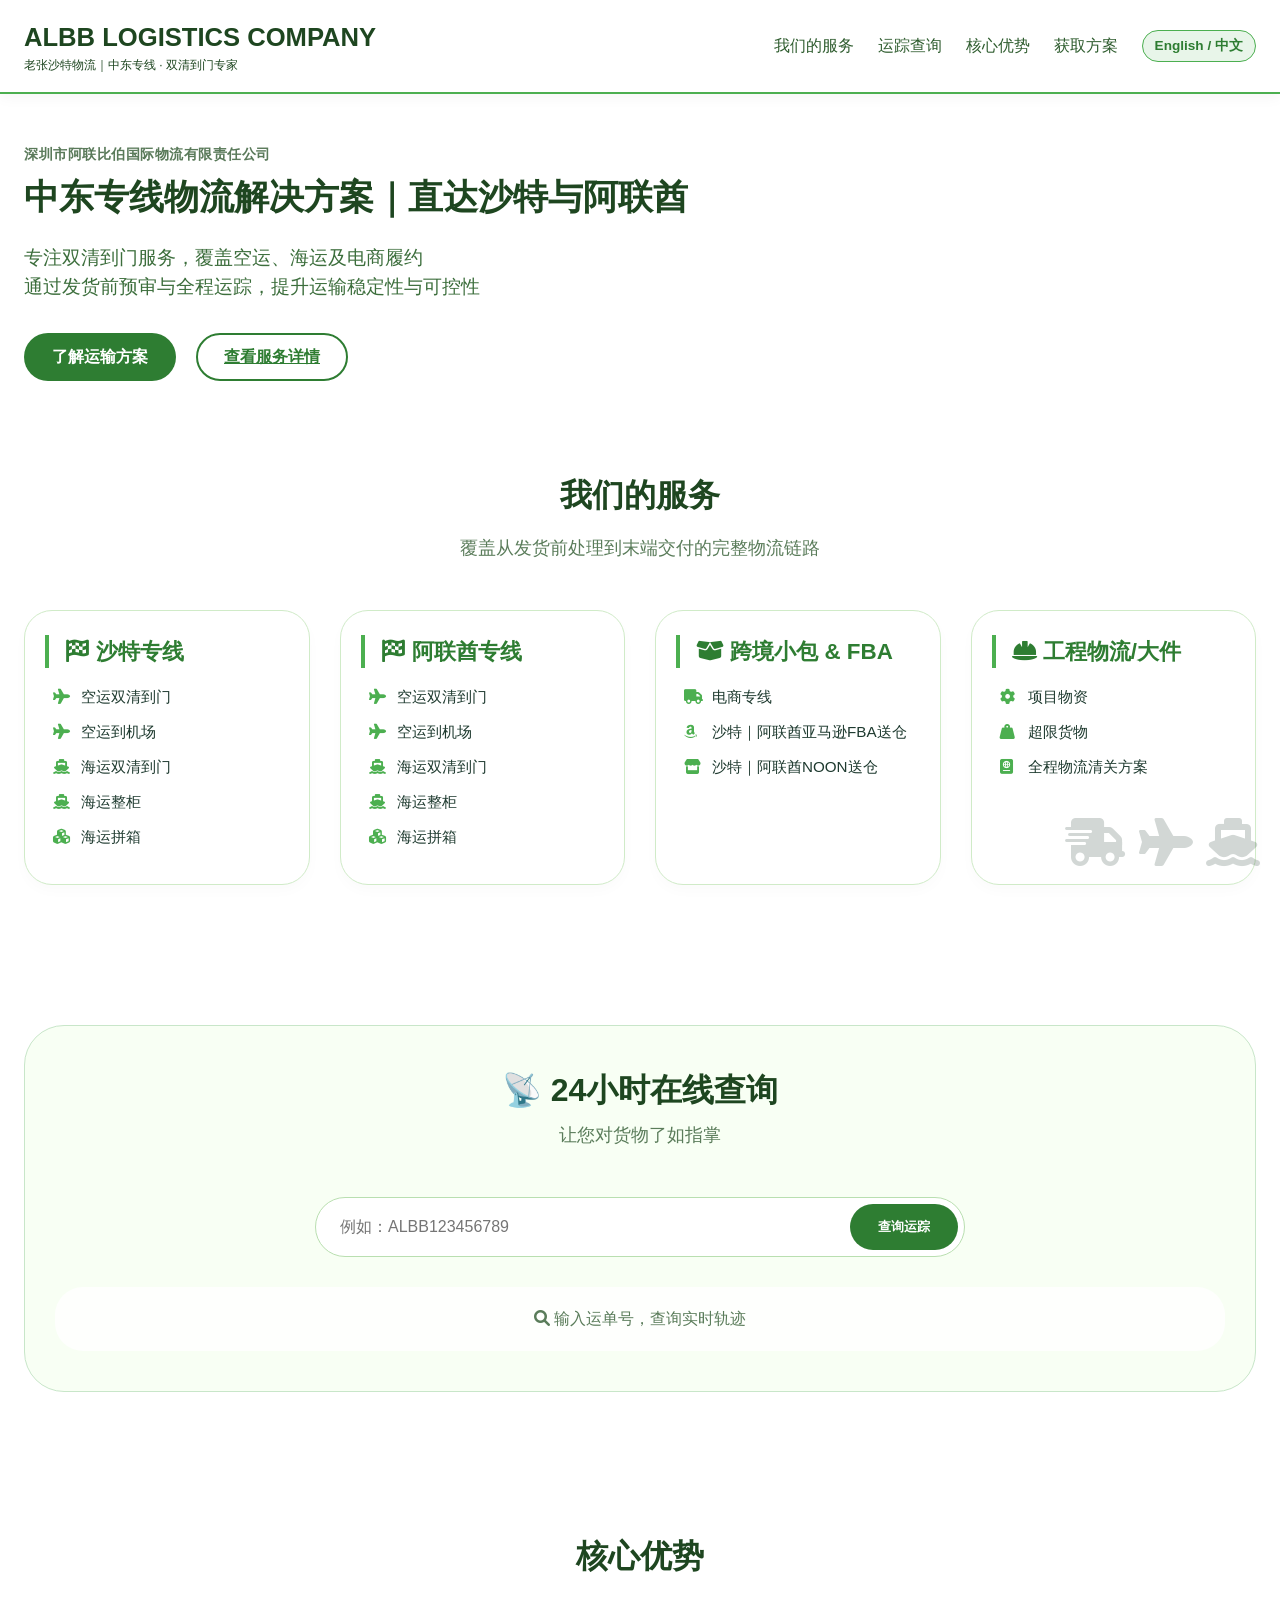
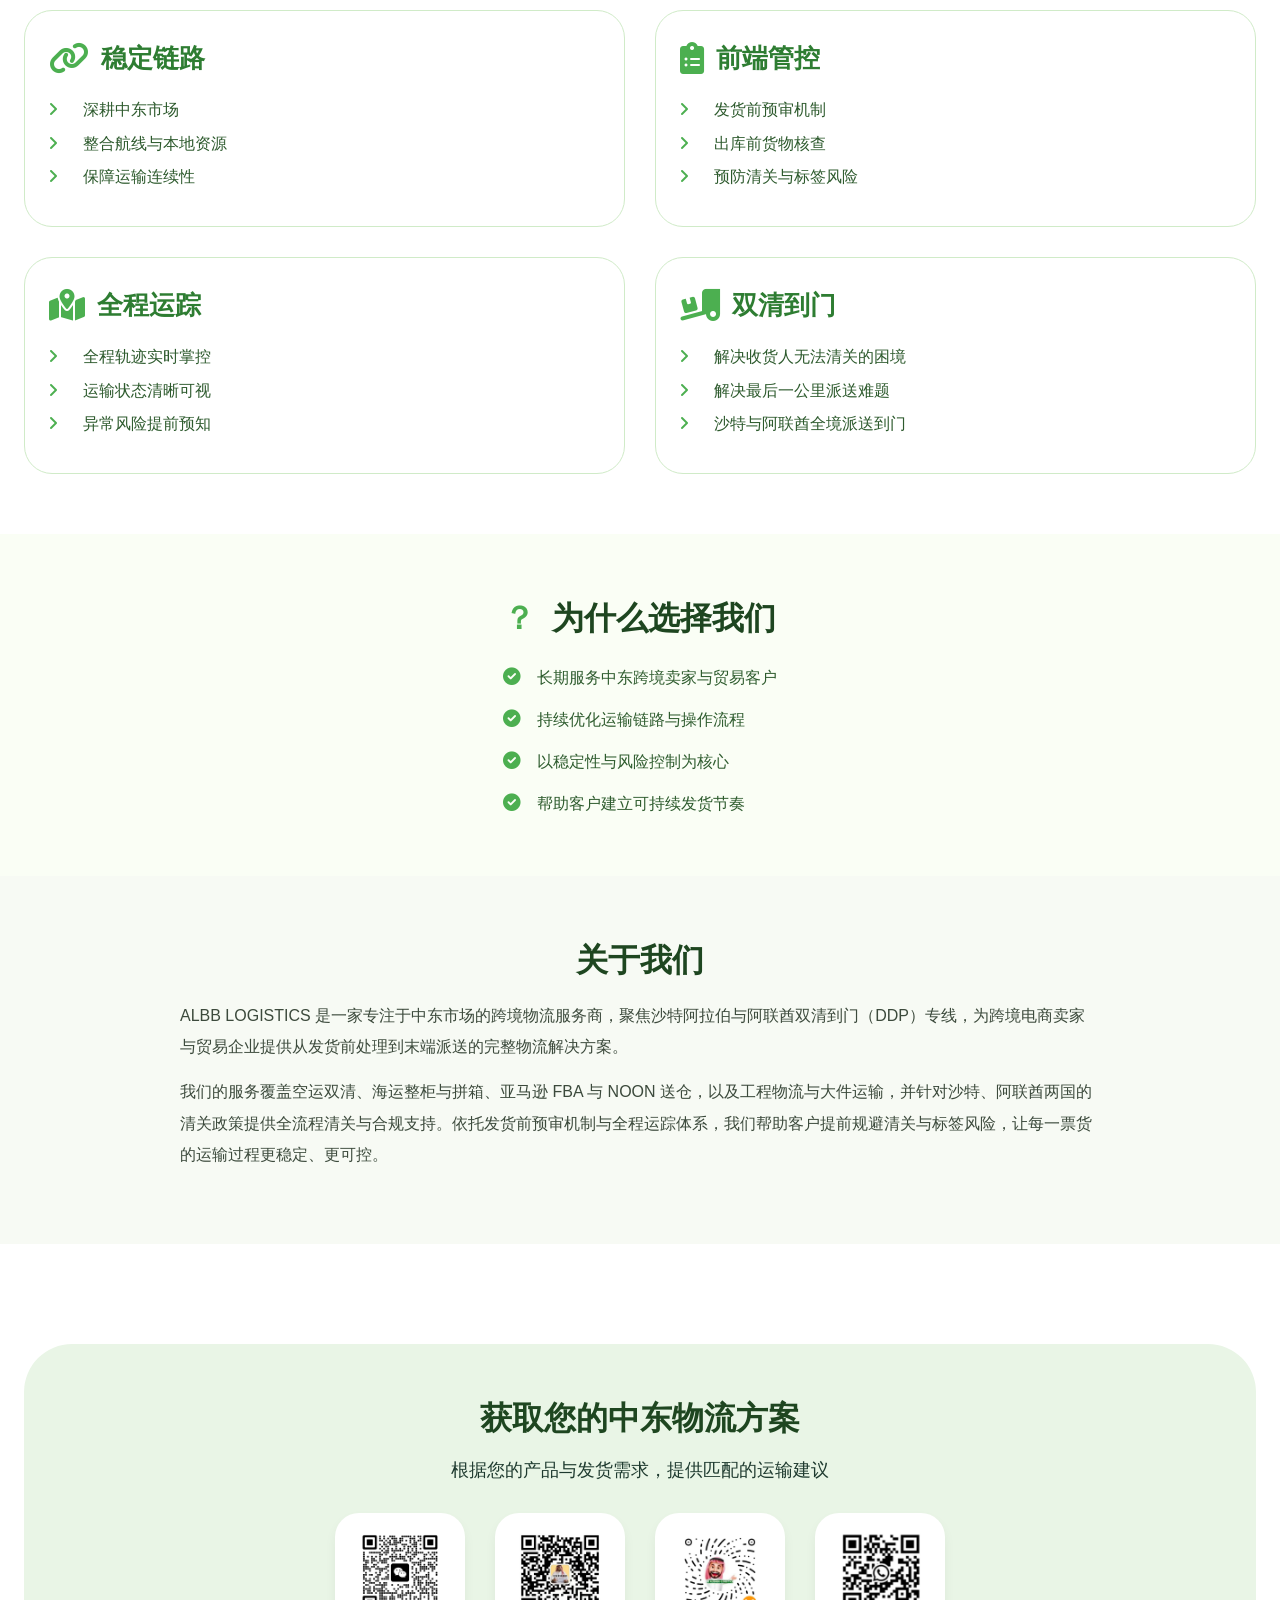
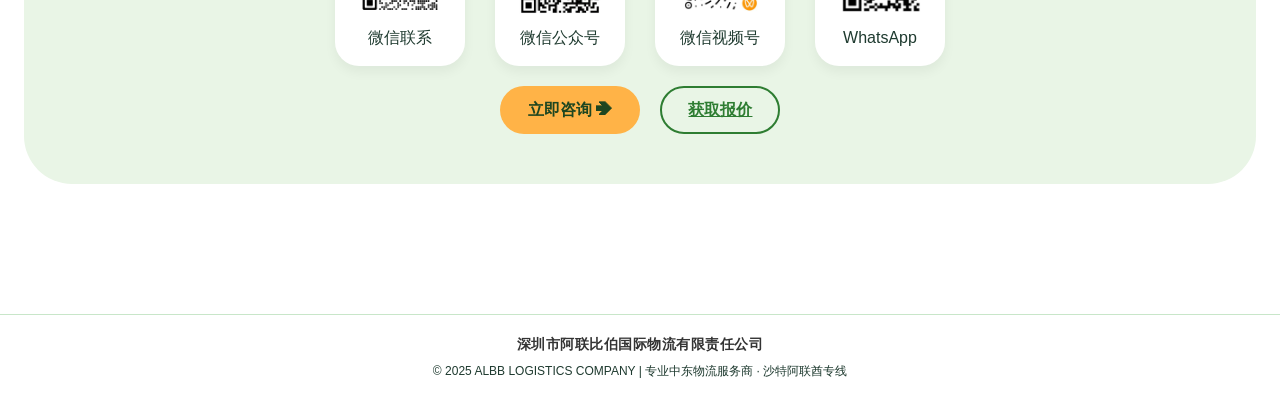
<file: index.html>
<!DOCTYPE html>
<html lang="zh-CN" data-page-node-id="WWfJEoCXOjvBUnRsALODDR">
<head data-page-node-id="sTbXcBgCwamyQ5va6IYJfH">
    <meta charset="UTF-8" data-page-node-id="Xv6ToM1LFk0ylEjRfK0wbO">
    <meta name="viewport" content="width=device-width, initial-scale=1.0, viewport-fit=cover" data-page-node-id="HwGvfhjH5vDmMsbVLoea2k">
    <title>ALBB LOGISTICS | 中东专线物流解决方案</title>
    <link rel="stylesheet" href="https://cdnjs.cloudflare.com/ajax/libs/font-awesome/6.0.0-beta3/css/all.min.css" data-page-node-id="AGOe8chgbafn2Jv7DXePyP">
    <style>
        * { margin: 0; padding: 0; box-sizing: border-box; }

        body {
            font-family: 'Segoe UI', Roboto, 'Helvetica Neue', sans-serif;
            background-color: #ffffff;
            color: #1e3a2f;
            line-height: 1.5;
            scroll-behavior: smooth;
        }

        .container {
            max-width: 1280px;
            margin: 0 auto;
            padding: 0 24px;
        }

        /* 头部 */
        .header {
            background: #ffffff;
            color: #1e4620;
            padding: 18px 0;
            box-shadow: 0 2px 15px rgba(0, 40, 0, 0.05);
            position: sticky;
            top: 0;
            z-index: 100;
            border-bottom: 2px solid #4caf50;
        }
        .header-inner {
            display: flex;
            justify-content: space-between;
            align-items: center;
            flex-wrap: wrap;
            gap: 15px;
        }
        .logo h1 {
    font-size: 1.6rem;
    font-weight: 700;
    color: #1e4620;  
    margin: 0;
}
.logo span {
    font-size: 0.75rem;
    color: #1e4620;  
    display: block;
}
        .nav {
            display: flex;
            align-items: center;
            gap: 24px;
            flex-wrap: wrap;
        }
        .nav a {
            color: #2e5c2e;
            text-decoration: none;
            font-weight: 500;
            transition: 0.2s;
        }
        .nav a:hover { color: #ffb347; }
        .lang-switch {
            background: #e8f5e9;
            border: 1px solid #4caf50;
            border-radius: 40px;
            padding: 5px 12px;
            font-size: 0.85rem;
            font-weight: bold;
            cursor: pointer;
            color: #2e7d32;
        }

        .btn-primary {
            background: #2e7d32;
            color: white;
            border: none;
            padding: 12px 28px;
            border-radius: 40px;
            font-weight: 600;
            font-size: 1rem;
            cursor: pointer;
            display: inline-block;
            text-decoration: none;
        }
        .btn-primary:hover { background: #ffb347; color: #1e4620; }
        .btn-outline {
            background: transparent;
            border: 2px solid #2e7d32;
            color: #2e7d32;
            padding: 10px 26px;
            border-radius: 40px;
            font-weight: 600;
            cursor: pointer;
            display: inline-block;
        }
        .btn-outline:hover { background: #2e7d32; color: white; }

        section { padding: 60px 0; }
        .section-title {
            font-size: 2rem;
            font-weight: 700;
            text-align: center;
            margin-bottom: 16px;
            color: #1e4620;
        }
        .section-sub {
            text-align: center;
            color: #5a7c5a;
            margin-bottom: 48px;
            font-size: 1.1rem;
        }

        /* 服务网格 */
        .services-grid-special {
            display: grid;
            grid-template-columns: repeat(auto-fit, minmax(280px, 1fr));
            gap: 30px;
            margin-top: 20px;
        }
        .service-block {
            background: white;
            border-radius: 28px;
            padding: 24px 20px;
            border: 1px solid #d0ebc8;
            box-shadow: 0 6px 14px rgba(0,0,0,0.02);
        }
        .service-block h3 {
            font-size: 1.4rem;
            color: #2e7d32;
            margin-bottom: 18px;
            border-left: 4px solid #4caf50;
            padding-left: 16px;
        }
        .service-block ul {
            list-style: none;
            padding-left: 8px;
        }
        .service-block li {
            margin-bottom: 12px;
            display: flex;
            align-items: baseline;
            gap: 8px;
            font-size: 0.95rem;
        }
        .service-block li i {
            color: #4caf50;
            width: 20px;
        }

        /* 核心优势 固定2x2网格 */
        .advantages-grid {
            display: grid;
            grid-template-columns: repeat(2, 1fr);
            gap: 30px;
            margin-top: 30px;
        }
        .advantage-card {
            background: white;
            border-radius: 28px;
            padding: 28px 24px;
            border: 1px solid #d0ebc8;
            transition: 0.2s;
        }
        .advantage-card h3 {
            font-size: 1.6rem;
            color: #2e7d32;
            margin-bottom: 20px;
            display: flex;
            align-items: center;
            gap: 12px;
        }
        .advantage-card h3 i {
            font-size: 2rem;
            color: #4caf50;
        }
        .advantage-card p {
            margin-bottom: 8px;
            line-height: 1.6;
            color: #2d5a2d;
        }
        .advantage-card p i {
            margin-right: 8px;
            color: #4caf50;
            width: 22px;
        }

        .track-section {
            background: #f8fff4;
            border-radius: 40px;
            padding: 40px 30px;
            border: 1px solid #c8e6c9;
            margin: 20px 0;
        }
        .track-box {
            max-width: 650px;
            margin: 30px auto 20px;
            display: flex;
            flex-wrap: wrap;
            gap: 12px;
            background: white;
            border-radius: 70px;
            padding: 6px 6px 6px 24px;
            border: 1px solid #b9dfb0;
        }
        .track-box input { flex: 1; padding: 14px 0; border: none; outline: none; font-size: 1rem; }
        .track-box button { background: #2e7d32; border: none; padding: 0 28px; border-radius: 50px; color: white; font-weight: bold; cursor: pointer; }
        .timeline-demo { margin-top: 30px; background: #ffffffdb; border-radius: 28px; padding: 20px; }

        .bottom-cta {
            background: #e9f5e6;
            border-radius: 48px;
            padding: 50px 40px;
            text-align: center;
            margin: 40px 0;
        }
        .qr-row {
            display: flex;
            justify-content: center;
            flex-wrap: wrap;
            gap: 30px;
            margin: 30px 0 20px;
        }
        .qr-item {
            background: white;
            border-radius: 24px;
            padding: 16px;
            width: 130px;
            text-align: center;
            box-shadow: 0 6px 12px rgba(0,0,0,0.05);
        }
        .qr-placeholder {
            width: 90px;
            height: 90px;
            margin: 0 auto;
            background: #f0f7ed;
            display: flex;
            align-items: center;
            justify-content: center;
            border-radius: 16px;
            color: #2e7d32;
            font-size: 0.65rem;
            flex-direction: column;
            border: 1px dashed #a5d6a7;
        }
        .qr-placeholder i { font-size: 2rem; }
        .footer-copyright { text-align: center; padding: 20px 0; border-top: 1px solid #c8e6c9; margin-top: 30px; font-size: 0.75rem; }

        .truck-deco {
            position: fixed;
            bottom: 20px;
            right: 20px;
            opacity: 0.2;
            font-size: 3rem;
            pointer-events: none;
            z-index: 0;
        }
        .hero h1 {
            font-size: 2.2rem;
            line-height: 1.3;
        }
        @media (max-width: 800px) {
            .advantages-grid { grid-template-columns: 1fr; gap: 20px; }
            .hero h1 { font-size: 1.8rem; }
        }
        @media (max-width: 700px) {
            .section-title { font-size: 1.6rem; }
            .services-grid-special { grid-template-columns: 1fr; }
        }
        .responsive-stack {
            display: grid;
            grid-template-columns: 1fr 1fr;
            gap: 40px;
        }
        @media (max-width: 700px) {
            .responsive-stack { grid-template-columns: 1fr; }
        }
        /* ===== 物流查询：站点切换标签 ===== */
        .track-tabs {
            display: flex; gap: 8px; justify-content: center;
            margin-bottom: 14px; flex-wrap: wrap;
        }
        .track-tab {
            padding: 7px 20px; border: 1.5px solid #cfe3cf;
            background: #fff; border-radius: 999px;
            font-size: 0.9rem; color: #4a6b4a; cursor: pointer;
            transition: all .2s; font-family: inherit;
        }
        .track-tab:hover { border-color: #4caf50; }
        .track-tab.active {
            background: #4caf50; border-color: #4caf50;
            color: #fff; font-weight: 600;
        }
</style>
</head>
<body data-page-node-id="y7DadUSHJfQw3X0wNEKbvK">
<div class="truck-deco" data-page-node-id="WyketCRoVP5pBwyPOnHR9W"><i class="fas fa-truck-fast" data-page-node-id="kWx6jvELDlQbfIE8AymAEn"></i> <i class="fas fa-plane" data-page-node-id="v4un0OiQMNGH9FXdD9LxO7"></i> <i class="fas fa-ship" data-page-node-id="yur6lQq9XAqx2PpG53P2Wp"></i></div>

<header class="header" data-page-node-id="MeVTC3i4jiAVLPoiRrSFH0">
    <div class="container header-inner" data-page-node-id="Hej9e4lkETlifLd3rKVzDA">
        <div class="logo" data-page-node-id="25BxoWqGxnaJiOXL9PTD3E">
            <h1 data-page-node-id="tkcYEIJ68ArfpkfiAtZWvJ">ALBB LOGISTICS COMPANY</h1>
            <span data-translate="slogan" data-page-node-id="F42FCJUTfJvixpcgOEtlmO">老张沙特物流｜中东专线 · 双清到门专家</span>
        </div>
        <div class="nav" data-page-node-id="D4o56Ub4QfEWNIeLbWmZsj">
            <a href="#services" data-translate="nav_services" data-page-node-id="3iFGLvl2t87v1fvXnBJhu1">我们的服务</a>
            <a href="#tracking" data-translate="nav_tracking" data-page-node-id="6CAXvYggRqMtt5EBCWSzIq">运踪查询</a>
            <a href="#advantages" data-translate="nav_advantages" data-page-node-id="9Z8tUurqHcQL8gPmjGtfzD">核心优势</a>
            <a href="#contact" data-translate="nav_contact" data-page-node-id="JafT0aFvBNOgMSl0lFAXML">获取方案</a>
            <div class="lang-switch" id="langToggle" data-page-node-id="Fi7lyLbnCcBNHK8nSmIbqL">English / 中文</div>
        </div>
    </div>
</header>

<main data-page-node-id="xqJzqC6WkK1wRrDkUQjlTa">
    <!-- Hero -->
    <section style="padding: 50px 0 30px;" data-page-node-id="uK8wkCM9OZKiBWzJWSkGAo">
        <div class="container" data-page-node-id="OKXOkcTmCm1rwxLJMsrKyB">
            <div class="hero" style="max-width: 800px;" data-page-node-id="nTOn49kFxd0GhwcJtGJfYp">
                <div style="font-size:0.9rem;color:#5a7a5a;font-weight:600;letter-spacing:0.5px;margin-bottom:8px;">深圳市阿联比伯国际物流有限责任公司</div>
                <h1 style="font-weight: 800; color: #1e4620;" data-translate="hero_title" data-page-node-id="1AF3gvATgJ9RmW0wP3MgYh">中东专线物流解决方案｜直达沙特与阿联酋</h1>
                <p style="font-size: 1.2rem; margin: 24px 0 32px; color: #3c6e3c;" data-translate="hero_sub" data-page-node-id="0z1HmbaKveXD5L2bM0ZbI4">专注双清到门服务，覆盖空运、海运及电商履约<br data-page-node-id="KnteCa7o7tGEkYhKrPHA8S">通过发货前预审与全程运踪，提升运输稳定性与可控性</p>
                <div class="hero-buttons" style="display: flex; gap: 20px; flex-wrap: wrap;" data-page-node-id="k1lxV5dBMvOlWxXrF8hfzo">
                    <a href="#contact" class="btn-primary" data-translate="btn_consult" data-page-node-id="KS2lGyI60AXP1C03fqrpFm">了解运输方案</a>
                    <a href="#services" class="btn-outline" data-translate="btn_details" data-page-node-id="Qz4ddcnUBY8suzizSsFwdt">查看服务详情</a>
                </div>
            </div>
        </div>
    </section>

    <!-- 1. 我们的服务 -->
    <section id="services" data-page-node-id="F9c3dWNZLPQi7ssyUxPojc">
        <div class="container" data-page-node-id="iBJD9RqTJVb5BlFRrZHu1P">
            <div class="section-title" data-translate="services_title" data-page-node-id="LkCGARU0nQmREECK9nDIpO">我们的服务</div>
            <div class="section-sub" data-translate="services_sub" data-page-node-id="kHsqRIJiaIQWaVoIJL0pJ6">覆盖从发货前处理到末端交付的完整物流链路</div>
            <div class="services-grid-special" data-page-node-id="3GPVhK7YRv2m8hxTKSeBny">
                <div class="service-block" data-page-node-id="Y2GH4tbuN9ooqJyFED0P9P">
                    <h3 data-page-node-id="s5tIsSgAkS92pIjBADyu9K"><i class="fas fa-flag-checkered" data-page-node-id="EUGwprLbLRCu6M2xHIFncz"></i> <span data-translate="saudi_title" data-page-node-id="p3jY651x2ms44fEOWpgHqc">沙特专线</span></h3>
                    <ul data-page-node-id="YAFcIbtinwzXhJdcy9lUBS">
                        <li data-page-node-id="Ep6MHOqFqyMCAeE9gdyhhO"><i class="fas fa-plane" data-page-node-id="qklE8zhyH71ND5ipnSsTcy"></i> <span data-translate="sa_air_ddp" data-page-node-id="zrO0Og5YotJBqQ5jCzsyz6">空运双清到门</span></li>
                        <li data-page-node-id="Rn8LAxiZtKyF68jdpIVjfX"><i class="fas fa-plane" data-page-node-id="4WjGXDAddDoATk6yIxOCnO"></i> <span data-translate="sa_air_airport" data-page-node-id="lA0h8ustVCYeV4TW4a6iNz">空运到机场</span></li>
                        <li data-page-node-id="sMSHIC3J4vR0CM1vv78xsq"><i class="fas fa-ship" data-page-node-id="B1wdtCLkAp0WGKtKbXOcFU"></i> <span data-translate="sa_sea_ddp" data-page-node-id="FplAHX8WrCBFD1ojkDJlQp">海运双清到门</span></li>
                        <li data-page-node-id="m68HoJvZqeDgBTWzIszECf"><i class="fas fa-ship" data-page-node-id="Q7RSoPskSeF0hznddp6ynW"></i> <span data-translate="sa_sea_fcl" data-page-node-id="AXk3n0jZijXwQQyjAMCoGN">海运整柜</span></li>
                        <li data-page-node-id="zotIV6bI7Hi6XjHvcFFAgs"><i class="fas fa-cubes" data-page-node-id="Kg5LH8OjgxoI6INXZsn3Qm"></i> <span data-translate="sa_sea_lcl" data-page-node-id="MBnitgp9Ow6fAb1uEAnwUJ">海运拼箱</span></li>
                    </ul>
                </div>
                <div class="service-block" data-page-node-id="jngGl2feJ1LDvMTnyk4zJ1">
                    <h3 data-page-node-id="ieEMhH5195VBnnZRcHVPMN"><i class="fas fa-flag-checkered" data-page-node-id="6PnG3AtOyw130opsrgalPi"></i> <span data-translate="uae_title" data-page-node-id="BXt4ySBhaLGEg6Uwqt7Eew">阿联酋专线</span></h3>
                    <ul data-page-node-id="4RcQEN5qmTvOeAomIz5bDz">
                        <li data-page-node-id="9QhiOH8yOxFxiLqr4TDbp9"><i class="fas fa-plane" data-page-node-id="uOo3N0SGgc2eVlx5xGZ0Jt"></i> <span data-translate="uae_air_ddp" data-page-node-id="mtU1uF9ijNCJ9RD3OEz9fk">空运双清到门</span></li>
                        <li data-page-node-id="umVHnf5fivYv1gsIfDdo1c"><i class="fas fa-plane" data-page-node-id="0PouKApZWhzUOBBrWm4Li2"></i> <span data-translate="uae_air_airport" data-page-node-id="iCaEpF0AHDNrzghuilmJiY">空运到机场</span></li>
                        <li data-page-node-id="HfnWJGvOIwsItkqLnkhu7q"><i class="fas fa-ship" data-page-node-id="LZ2xFWuORbyZj2IhdwImcV"></i> <span data-translate="uae_sea_ddp" data-page-node-id="1yuwn9lBxuEKkI6zpOMMMZ">海运双清到门</span></li>
                        <li data-page-node-id="H1L3u4QTfzN6KRulhvzOPA"><i class="fas fa-ship" data-page-node-id="N7V0Wvb7A57cVQbFcFBs1A"></i> <span data-translate="uae_sea_fcl" data-page-node-id="S8po8HxjIyAPdLretNrxY6">海运整柜</span></li>
                        <li data-page-node-id="9wcWZxugoDQ6UcMwvcIILQ"><i class="fas fa-cubes" data-page-node-id="1pyE3B6UKNFTo36tx3k1v1"></i> <span data-translate="uae_sea_lcl" data-page-node-id="bpF8AB5nUEa1fjU6FVAAdJ">海运拼箱</span></li>
                    </ul>
                </div>
                <div class="service-block" data-page-node-id="4BOLknbDRjmUf7bA24G2hr">
                    <h3 data-page-node-id="jVKEFbBXdkpWfVSkSCOgQX"><i class="fas fa-box-open" data-page-node-id="yUXKf46F161wHXQezkzMb6"></i> <span data-translate="parcel_title" data-page-node-id="StqJ6Tq9i9844Z32yNImk7">跨境小包 & FBA</span></h3>
                    <ul data-page-node-id="QJFcntpnSn8bCDHY4rFwVn">
                        <li data-page-node-id="rFXQL85iVUJ0RVnozjJDDo"><i class="fas fa-truck" data-page-node-id="xtAkwzKsCOCqPRHCxH6gUZ"></i> <span data-translate="parcel_line" data-page-node-id="SIEUL3BI9j1igQ0SFm5KaQ">电商专线</span></li>
                        <li data-page-node-id="Q7vZofQ0bg6z4oFbJCyc8X"><i class="fab fa-amazon" data-page-node-id="GVjqkusOypQYjj128w17x4"></i> <span data-translate="fba_sa_uae" data-page-node-id="QGVOEeGAHN48swPTD51Pev">沙特｜阿联酋亚马逊FBA送仓</span></li>
                        <li data-page-node-id="hA2Jf0qWVnP4dI7AIItU5o"><i class="fas fa-store" data-page-node-id="2EtzWwoqPWifaEt1mmrgB1"></i> <span data-translate="noon_sa_uae" data-page-node-id="4rgHYblbaYF6TSenAAJCLh">沙特｜阿联酋NOON送仓</span></li>
                    </ul>
                </div>
                <div class="service-block" data-page-node-id="5BpAoCD62GKvwpfqCe4W22">
                    <h3 data-page-node-id="0lHb1Luet5ZBVesRixw0sF"><i class="fas fa-hard-hat" data-page-node-id="OdRX01zrj5gx2ZqwgJlvcw"></i> <span data-translate="project_title" data-page-node-id="XJs5iFcAznM3DJh6DcHbNQ">工程物流/大件</span></h3>
                    <ul data-page-node-id="gR0EPDfopXctmZymSE1b99">
                        <li data-page-node-id="qUTKeSMbZZA3jsuzFbqm9V"><i class="fas fa-cog" data-page-node-id="7EtOp3Ft9jO2CccXIrHoU0"></i> <span data-translate="project_cargo" data-page-node-id="XoKFCOHmuHppjjliSN9kpM">项目物资</span></li>
                        <li data-page-node-id="n7F0TKzOgqfkzbdZqNvd9C"><i class="fas fa-weight-hanging" data-page-node-id="lVUk65G4lKAkJl0eEkxQo3"></i> <span data-translate="oversized" data-page-node-id="OL5AK5nBnp5NEhWuAxEmBr">超限货物</span></li>
                        <li data-page-node-id="eq1ArLquwm5XiBVF41LOVX"><i class="fas fa-passport" data-page-node-id="bZFGPFqYFrK91CDR0vZxpk"></i> <span data-translate="customs_clearance" data-page-node-id="A2tCHNdV8TnynUXvT9hLFk">全程物流清关方案</span></li>
                    </ul>
                </div>
            </div>
        </div>
    </section>

    <!-- 2. 24小时在线查询 -->
    <section id="tracking" data-page-node-id="QD6gCAscYJc5WKvdehL9mn">
        <div class="container" data-page-node-id="e0yw8AXczAVm8Rf52bzitp">
            <div class="track-section" data-page-node-id="e8L5TIFbIwdDSLTxMbqBPm">
                <div class="section-title" style="margin-bottom: 8px;" data-translate="track_title" data-page-node-id="ADSqNSIa4eDN9ASTRBT4NN">📡 24小时在线查询</div>
                <div class="section-sub" data-translate="track_sub" data-page-node-id="QCAc7vdXIaeVkAhuqKJtlI">让您对货物了如指掌</div>
                <div id="trackSourceTabs" class="track-tabs" style="display:none;" data-page-node-id="5DQ49dStcmW53MZiBN7BUy"></div>
                <div class="track-box" data-page-node-id="LK22E1zVASOiRamluSRscs">
                    <input type="text" id="trackingNumber" placeholder="例如：ALBB123456789" autocomplete="off" data-page-node-id="tF575YF9NdBOPj2ByZOcXc">
                    <button id="trackBtn" data-page-node-id="s6sTXK9RQFPWiIjSIWZp9B"><span data-translate="track_btn" data-page-node-id="N3EYzulqzSYeoVpbb5Yfz2">查询运踪</span></button>
                </div>
                <div id="trackResult" class="timeline-demo" data-page-node-id="bcN0MOnoeRN9hghKQKH6Za">
                    <div style="text-align:center; color:#5a7c5a;" data-page-node-id="fbmLYwUOHvD2258hZZVdnl"><i class="fas fa-search" data-page-node-id="QvWMXAsryEZG1A8Dbme0Aj"></i> <span data-translate="track_default" data-page-node-id="RGEwKaHwrt9FroOhV8STSv">输入运单号，查询实时轨迹</span></div>
                </div>
            </div>
        </div>
    </section>

    <!-- 3. 核心优势 (2x2网格，分行显示) -->
    <section id="advantages" data-page-node-id="z8NuDpZGgaiBFDKYEKtF75">
        <div class="container" data-page-node-id="uAewIsahHaaDynQE9Fq9Vh">
            <div class="section-title" data-translate="adv_title" data-page-node-id="AVNdH7BMlc2ebCmf31xNaP">核心优势</div>
            <div class="advantages-grid" data-page-node-id="mWmsNdwFZNx3TpTh9oYjyO">
                <div class="advantage-card" data-page-node-id="eFvjIz5I2UZxykbEEEJneo">
                    <h3 data-page-node-id="qYmTNKqBMIsicIa85JhYIA"><i class="fas fa-link" data-page-node-id="HJqpmb3lsocT8bOqyCISuX"></i> <span data-translate="adv1_title" data-page-node-id="aDV0x8K96usVIh48Cl90Fa">稳定链路</span></h3>
                    <p data-page-node-id="nB6Ss3xSe2Rz92VGCSf6Jd"><i class="fas fa-angle-right" data-page-node-id="BelV6tFoVx6Q6enOOWGigo"></i> <span data-translate="adv1_line1" data-page-node-id="BCaf57UefT4Cfo2DK58l1u">深耕中东市场</span></p>
                    <p data-page-node-id="ZLYukxFXn21iCOdoeTRuoD"><i class="fas fa-angle-right" data-page-node-id="rbiQMiKXwiGlSjhIgp2UVc"></i> <span data-translate="adv1_line2" data-page-node-id="odHMphykuf9PCCwnKETdET">整合航线与本地资源</span></p>
                    <p data-page-node-id="iUkMC2ZJYVcFhygmkdDEWx"><i class="fas fa-angle-right" data-page-node-id="yZgFzd7hcdVU5Kzj0D5Rrv"></i> <span data-translate="adv1_line3" data-page-node-id="RTBiI3tSuC3ZSltXLp4rsu">保障运输连续性</span></p>
                </div>
                <div class="advantage-card" data-page-node-id="nUSf9DEKKVJjD8q0eXksv1">
                    <h3 data-page-node-id="UExEGWS3bUFY9yB9WOi0OD"><i class="fas fa-clipboard-list" data-page-node-id="szhdluRHnWWT2YaKgw5Ea0"></i> <span data-translate="adv2_title" data-page-node-id="DtfVSmxyDxzB47OeK8Jqu8">前端管控</span></h3>
                    <p data-page-node-id="thUzwHI8Pg1QILpysROpZe"><i class="fas fa-angle-right" data-page-node-id="uBzkfzLVRmcsRFUgisrpEe"></i> <span data-translate="adv2_line1" data-page-node-id="Wy3RvxkGK4RlciC2KDxAaD">发货前预审机制</span></p>
                    <p data-page-node-id="YPvWKXc5WGK7NBSB2V7suc"><i class="fas fa-angle-right" data-page-node-id="6hNslKvGeORa30YEuYJb68"></i> <span data-translate="adv2_line2" data-page-node-id="YlNJA0XYblWnAj6Z3CTsGh">出库前货物核查</span></p>
                    <p data-page-node-id="k6ewRzFFNQ9AxB3W6EJBYv"><i class="fas fa-angle-right" data-page-node-id="FTCCrnnDVrNRMo52e7c0U7"></i> <span data-translate="adv2_line3" data-page-node-id="7lyFmz7duxstRwfYMFNBsv">预防清关与标签风险</span></p>
                </div>
                <div class="advantage-card" data-page-node-id="1smehT0ZyEbPODSARCB8Ih">
                    <h3 data-page-node-id="7UckkpIIK4rCJ5B7tyYbRk"><i class="fas fa-map-marked-alt" data-page-node-id="8tacFBZVBtiwX9FuqDlMiB"></i> <span data-translate="adv3_title" data-page-node-id="UGhYP9VBhAGJxdwFnCi5r4">全程运踪</span></h3>
                    <p data-page-node-id="eKcxG5hF7BQwYWmEZ07sut"><i class="fas fa-angle-right" data-page-node-id="fF7V4RIV9axyAdVEfxwY1l"></i> <span data-translate="adv3_line1" data-page-node-id="wz2uL2s8Bx99TO8YIbKaZu">全程轨迹实时掌控</span></p>
                    <p data-page-node-id="B7n8rzWAk4Ps3ZF2hRi1GN"><i class="fas fa-angle-right" data-page-node-id="snxBs1T7BiGCCh5iRnTkpk"></i> <span data-translate="adv3_line2" data-page-node-id="OQAPELx1PUBd4G5T9pMjg2">运输状态清晰可视</span></p>
                    <p data-page-node-id="i0IMHbr063n33MWZQ2qoMV"><i class="fas fa-angle-right" data-page-node-id="oQ3J3qYUDTHf9Ih0nfHL8m"></i> <span data-translate="adv3_line3" data-page-node-id="ACvYD9C6AHWxiRde9jdhtd">异常风险提前预知</span></p>
                </div>
                <div class="advantage-card" data-page-node-id="HGGUGidRYYQj85P8BAECHI">
                    <h3 data-page-node-id="PPxxm46En9P6hQZzqy5lvg"><i class="fas fa-truck-ramp-box" data-page-node-id="lSufRtFOJH4zWLxAKJ4uL3"></i> <span data-translate="adv4_title" data-page-node-id="XEWF2yNzXzqOwyoVE6Tdur">双清到门</span></h3>
                    <p data-page-node-id="WAmEQ2sKfDQIswRFCPV9Uz"><i class="fas fa-angle-right" data-page-node-id="ZXSEWIcBa7VY6Fkk0TEBro"></i> <span data-translate="adv4_line1" data-page-node-id="FuF3u0yKkD9ZRlzlA97Pgp">解决收货人无法清关的困境</span></p>
                    <p data-page-node-id="ZKHLNBcnAGocOvwCTFX9Ym"><i class="fas fa-angle-right" data-page-node-id="01NakgAVMfiwChW1IrN2Xv"></i> <span data-translate="adv4_line2" data-page-node-id="pMpGBCHB6xDB5ZJMva1slh">解决最后一公里派送难题</span></p>
                    <p data-page-node-id="LAjRy7RA0v616EgLTRaPuE"><i class="fas fa-angle-right" data-page-node-id="mgfXzSIxSajqNgvnA5pw6i"></i> <span data-translate="adv4_line3" data-page-node-id="yTjHbsZh1lBfChJA0VdjV9">沙特与阿联酋全境派送到门</span></p>
                </div>
            </div>
        </div>
    </section>

   <!-- 4. 为什么选择我们（单独一列） -->
<section style="background: #fafef5;" data-page-node-id="iD5jdIrVypayHEB8hLZgCT">
    <div class="container" data-page-node-id="Nj38VPRo10pottb7t8HG81">
        <div class="responsive-stack" style="grid-template-columns: 1fr; justify-items: center;" data-page-node-id="hUy7wo7QCxbCGrT7IXS0wo">
            <div data-page-node-id="ScJCp5tdvnRBdbOgXx2fWR">
                <h2 class="section-title" style="text-align: left; margin-bottom: 24px;" data-page-node-id="pkwnCsP8QsEkuCAqoDTkz0">
                    <span style="color: #4caf50; font-weight: 700; margin-right: 8px;" data-page-node-id="aPOpAu5mYx2FvuwO690xNc">？</span>
                    <span data-translate="trust_title" data-page-node-id="ilLdSB4BKRVhHOhenyK9F5">为什么选择我们</span>
                </h2>
                <ul style="list-style: none; padding-left: 0; margin-top: 20px;" data-page-node-id="AagpmKPJEOYZbTVu9kZQe6">
                    <li style="display: flex; align-items: baseline; gap: 12px; margin-bottom: 18px; font-size: 1rem; color: #2e5c2e;" data-page-node-id="WlbH5btJjZGtgQubZdWRRN">
                        <i class="fas fa-check-circle" style="color: #4caf50; width: 22px; font-size: 1.1rem;" data-page-node-id="ovzZoGXAgiGRx8FGtC05i4"></i>
                        <span data-translate="trust1" data-page-node-id="Dfe1qhLzSzwfrni5I6Dkxc">长期服务中东跨境卖家与贸易客户</span>
                    </li>
                    <li style="display: flex; align-items: baseline; gap: 12px; margin-bottom: 18px; font-size: 1rem; color: #2e5c2e;" data-page-node-id="DlP3BxmTwsvEZBLuTArrHv">
                        <i class="fas fa-check-circle" style="color: #4caf50; width: 22px; font-size: 1.1rem;" data-page-node-id="ZawBEW6DypHMN2WrFAxYcu"></i>
                        <span data-translate="trust2" data-page-node-id="xKnP4WPmTQVkGLB7VcBh9p">持续优化运输链路与操作流程</span>
                    </li>
                    <li style="display: flex; align-items: baseline; gap: 12px; margin-bottom: 18px; font-size: 1rem; color: #2e5c2e;" data-page-node-id="0pN7M41PvTbhOmwpxaXnD4">
                        <i class="fas fa-check-circle" style="color: #4caf50; width: 22px; font-size: 1.1rem;" data-page-node-id="zaPYXja96xclpuoOV16YQq"></i>
                        <span data-translate="trust3" data-page-node-id="1mxDu6Y0hLDEKY3lXvzXfu">以稳定性与风险控制为核心</span>
                    </li>
                    <li style="display: flex; align-items: baseline; gap: 12px; margin-bottom: 0; font-size: 1rem; color: #2e5c2e;" data-page-node-id="rd8PEcOAxjD9YmhpAnz2k8">
                        <i class="fas fa-check-circle" style="color: #4caf50; width: 22px; font-size: 1.1rem;" data-page-node-id="AoGCo2GJucXgTPgSg1f5EF"></i>
                        <span data-translate="trust4" data-page-node-id="UwAXqHJqsJpMlaEACsS6Q4">帮助客户建立可持续发货节奏</span>
                    </li>
                </ul>
            </div>
        </div>
    </div>
</section>

    <!-- 4.5 关于我们（内容可在后台 /admin 修改，改完即时生效） -->
    <section id="about" data-page-node-id="aboutSection" style="background: #f7faf4;">
        <div class="container" data-page-node-id="aboutContainer">
            <div class="section-title" id="aboutTitle" data-page-node-id="aboutTitle">关于我们</div>
            <div id="aboutText" style="max-width: 920px; margin: 0 auto; color: #3c4a3c; line-height: 1.95; font-size: 1rem; text-align: left;" data-page-node-id="aboutText">
                <p style="margin: 0 0 14px;">ALBB LOGISTICS 是一家专注于中东市场的跨境物流服务商，聚焦沙特阿拉伯与阿联酋双清到门（DDP）专线，为跨境电商卖家与贸易企业提供从发货前处理到末端派送的完整物流解决方案。</p>
                <p style="margin: 0 0 14px;">我们的服务覆盖空运双清、海运整柜与拼箱、亚马逊 FBA 与 NOON 送仓，以及工程物流与大件运输，并针对沙特、阿联酋两国的清关政策提供全流程清关与合规支持。依托发货前预审机制与全程运踪体系，我们帮助客户提前规避清关与标签风险，让每一票货的运输过程更稳定、更可控。</p>
            </div>
        </div>
    </section>

    <!-- 5. 底部转化 + 四个二维码（含视频号） -->
    <section id="contact" data-page-node-id="j7EU2SydSGAT2T0R8G3OgE">
        <div class="container" data-page-node-id="acW3V4cze0kBFAA0oL3s8u">
            <div class="bottom-cta" data-page-node-id="gC3W77GhHZwL10YbxOXrFN">
                <h2 style="font-size: 2rem; color: #1e4620; margin-bottom: 15px;" data-translate="cta_title" data-page-node-id="e7Pk90CaRA5x3JSI1ZuhUf">获取您的中东物流方案</h2>
                <p style="margin-bottom: 30px; font-size: 1.1rem;" data-translate="cta_desc" data-page-node-id="mpVIa2jBxd38b9iOkNahPq">根据您的产品与发货需求，提供匹配的运输建议</p>
                <div class="qr-row" data-page-node-id="aa6ri6okDW5alvtwJUg0YK">
                    <div class="qr-item" data-page-node-id="CvP7XAjBfVbBFtttqEEXxC"><img src="wechat_qr.png" alt="微信二维码" style="width:90px; height:90px; border-radius: 12px;" data-page-node-id="QFYYPRRNLcmHBoFQhNzLX3"><p data-translate="wechat_label" data-page-node-id="fIbNu3L9nDeCuzDukj3O7F">微信联系</p></div>
                    <div class="qr-item" data-page-node-id="7MiQIz3jZCaGzI6oiQ6Nu2"><img src="mp_qr.png" alt="公众号二维码" style="width:90px; height:90px; border-radius: 12px;" data-page-node-id="oxM5AE4vowknHlx7g8yhet"><p data-translate="mp_label" data-page-node-id="gK79cqKIZXF05lRed9z8zL">微信公众号</p></div>
                    <div class="qr-item" data-page-node-id="CMpyeTE6sPqleA10dyRgGv"><img src="video_qr.png" alt="视频号二维码" style="width:90px; height:90px; border-radius: 12px;" data-page-node-id="gmaHGc3HbqUvYyKBBoAiFO"><p data-translate="video_label" data-page-node-id="NLOpRSPMtM0UKHQTqSpXJX">微信视频号</p></div>
                    <div class="qr-item" data-page-node-id="qNWA6grvnEtMygV4GYr1By"><img src="whatsapp_qr.png" alt="WhatsApp二维码" style="width:90px; height:90px; border-radius: 12px;" data-page-node-id="gb78YHYoppgHC2abNunY0T"><p data-translate="wa_label" data-page-node-id="TZNtU9M6ix0E5fZ8gaZqyZ">WhatsApp</p></div>
                </div>
                <div style="margin-top: 20px;" data-page-node-id="3TpXXb3AHORmJ9KRajM13P">
                    <a href="#" class="btn-primary" style="background:#ffb347; color:#1e4620;" data-translate="cta_btn" data-page-node-id="qJIu5QfE0G15uT4t4z1xbT">立即咨询 ➔</a>
                    <a href="#" class="btn-outline" style="margin-left: 16px;" data-translate="quote_btn" data-page-node-id="FuQMpIymk9ivLPKvdVKUnD">获取报价</a>
                </div>
            </div>
        </div>
    </section>
</main>

<footer class="footer-copyright" data-page-node-id="tHz2knE4Opje52k5hJR8pF">
    <div class="container" data-page-node-id="cGtBBcrRiy0mYGp4UW0mTQ">
        <div style="font-size:0.85rem;color:#333;font-weight:600;margin-bottom:6px;letter-spacing:0.5px;">深圳市阿联比伯国际物流有限责任公司</div>
        &copy; 2025 ALBB LOGISTICS COMPANY | <span data-translate="footer_rights" data-page-node-id="GK3on02vYBkgjErCOOCOq5">专业中东物流服务商 · 沙特阿联酋专线</span>
    </div>
</footer>

<script>
    // 中英文翻译字典 - 您可以直接修改以下 en 对象中的任何英文文本，使其更通顺
    const translations = {
        zh: {
            slogan: "老张沙特物流｜中东专线 · 双清到门专家",
            nav_services: "我们的服务", nav_tracking: "运踪查询", nav_advantages: "核心优势", nav_contact: "获取方案",
            hero_title: "中东专线物流解决方案｜直达沙特与阿联酋",
            hero_sub: "专注双清到门服务，覆盖空运、海运及电商履约\n通过发货前预审与全程运踪，提升运输稳定性与可控性",
            btn_consult: "了解运输方案", btn_details: "查看服务详情",
            services_title: "我们的服务", services_sub: "覆盖从发货前处理到末端交付的完整物流链路",
            saudi_title: "沙特专线", uae_title: "阿联酋专线", parcel_title: "跨境小包 & FBA", project_title: "工程物流/大件",
            sa_air_ddp: "空运双清到门", sa_air_airport: "空运到机场", sa_sea_ddp: "海运双清到门", sa_sea_fcl: "海运整柜", sa_sea_lcl: "海运拼箱",
            uae_air_ddp: "空运双清到门", uae_air_airport: "空运到机场", uae_sea_ddp: "海运双清到门", uae_sea_fcl: "海运整柜", uae_sea_lcl: "海运拼箱",
            parcel_line: "电商专线", fba_sa_uae: "沙特｜阿联酋亚马逊FBA送仓", noon_sa_uae: "沙特｜阿联酋NOON送仓",
            project_cargo: "项目物资", oversized: "超限货物", customs_clearance: "全程物流清关方案",
            adv_title: "核心优势", 
            adv1_title: "稳定链路", adv1_line1: "深耕中东市场", adv1_line2: "整合航线与本地资源", adv1_line3: "保障运输连续性",
            adv2_title: "前端管控", adv2_line1: "发货前预审机制", adv2_line2: "出库前货物核查", adv2_line3: "预防清关与标签风险",
            adv3_title: "全程运踪", adv3_line1: "全程轨迹实时掌控", adv3_line2: "运输状态清晰可视", adv3_line3: "异常风险提前预知",
            adv4_title: "双清到门", adv4_line1: "解决收货人无法清关的困境", adv4_line2: "解决最后一公里派送难题", adv4_line3: "沙特与阿联酋全境派送到门",
            trust_title: " 为什么选择我们", trust1: "长期服务中东跨境卖家与贸易客户", trust2: "持续优化运输链路与操作流程", trust3: "以稳定性与风险控制为核心", trust4: "帮助客户建立可持续发货节奏",
            track_title: "📡 24小时在线查询", track_sub: "让您对货物了如指掌", track_btn: "查询运踪", track_default: "输入运单号，查询实时轨迹",
            cta_title: "获取您的中东物流方案", cta_desc: "根据您的产品与发货需求，提供匹配的运输建议",
            wechat_label: "微信联系", mp_label: "微信公众号", video_label: "微信视频号", wa_label: "WhatsApp", cta_btn: "立即咨询 ➔", quote_btn: "获取报价",
            footer_rights: "专业中东物流服务商 · 沙特阿联酋专线"
        },
        en: {
            slogan: "Middle East Express · DDP Door to Door",
            nav_services: "Services", nav_tracking: "Tracking", nav_advantages: "Advantages", nav_contact: "Get Plan",
            hero_title: "Middle East Logistics Solution | Direct to Saudi & UAE",
            hero_sub: "Focus on DDP door-to-door, air/sea/e-commerce fulfillment\nImprove stability with pre-shipment review & full tracking",
            btn_consult: "Get Solution", btn_details: "View Details",
            services_title: "Our Services", services_sub: "Complete logistics chain from pre-shipment to final delivery",
            saudi_title: "Saudi Dedicated Line", uae_title: "UAE Dedicated Line", parcel_title: "Cross-border Parcel & FBA", project_title: "Project Logistics / Heavy Cargo",
            sa_air_ddp: "Air DDP Door", sa_air_airport: "Airport Pickup", sa_sea_ddp: "Sea DDP Door", sa_sea_fcl: "FCL", sa_sea_lcl: "LCL",
            uae_air_ddp: "Air DDP Door", uae_air_airport: "Airport Pickup", uae_sea_ddp: "Sea DDP Door", uae_sea_fcl: "FCL", uae_sea_lcl: "LCL",
            parcel_line: "E-commerce Line", fba_sa_uae: "Amazon FBA Delivery (Saudi/UAE)", noon_sa_uae: "NOON Delivery (Saudi/UAE)",
            project_cargo: "Project Cargo", oversized: "Oversized Shipments", customs_clearance: "Full Customs Clearance",
            adv_title: "Core Advantages",
            adv1_title: "Stable Network", adv1_line1: "Deeply embedded in Middle East market", adv1_line2: "Integrated sea/air & local resources", adv1_line3: "Ensure shipping continuity",
            adv2_title: "Front-end Control", adv2_line1: "Pre-shipment review", adv2_line2: "Pre-departure cargo check", adv2_line3: "Prevent customs & labeling risks",
            adv3_title: "Full Tracking", adv3_line1: "Real-time control of whole journey", adv3_line2: "Clear visibility of transit status", adv3_line3: "Early warning of abnormal risks",
            adv4_title: "DDP Door-to-Door", adv4_line1: "Solve consignee's customs troubles", adv4_line2: "Solve last-mile delivery challenges", adv4_line3: "Door delivery across Saudi & UAE",
            trust_title: " Why Choose Us", trust1: "Long-term service for ME sellers", trust2: "Continuous process optimization", trust3: "Focus on stability & risk control", trust4: "Help build sustainable shipping rhythm",
            track_title: "📡 24/7 Online Tracking", track_sub: "Full visibility of your cargo", track_btn: "Track", track_default: "Enter tracking number to track",
            cta_title: "Get Your Middle East Logistics Plan", cta_desc: "Tailored advice based on your products & shipping needs",
            wechat_label: "WeChat Contact", mp_label: "Official WeChat", video_label: "WeChat Channels", wa_label: "WhatsApp ", cta_btn: "Inquiry ➔", quote_btn: "Get Quote",
            footer_rights: "Professional Middle East Logistics · Saudi & UAE Specialist"
        }
    };

    let currentLang = 'zh';

    // ⚠️ 必须在 applyLanguage('zh') 首次调用前声明（否则 TDZ：
    //    Cannot access 'siteContent' before initialization）
    //    后台内容（公司简介 + 业务卡片）拉取结果
    let siteContent = null;

    // ⚠️ 声明提前：applyLanguage('zh') 首次调用会触发 renderTrackTabs()，
    //    必须在首次调用前完成初始化（避免 TDZ: Cannot access before initialization）
    //
    // 后端地址列表：按顺序尝试，前一个失败自动切到下一个。
    //   ① track.alibaba-log.com  → 绑定自有域名后启用（国内访问稳定，推荐）
    //   ② *.workers.dev          → Cloudflare 默认可达地址（大陆可能被 DNS 污染）
    // 绑好自定义域名后，可把第 ② 项删掉。
    const TRACK_API_LIST = [
        'https://track.alibaba-log.com',
        'https://track-proxy.benxu19820101.workers.dev'
    ];
    // 兼容旧代码里的单值引用
    const TRACK_API = TRACK_API_LIST[0];

    const TRACK_SOURCES = [
        { id: 'ontask', label: '国际专线', label_en: 'Intl Line' },
        { id: 'gulf56', label: '海湾物流', label_en: 'Gulf56' },
        { id: 'lxcn',   label: '立信诺',   label_en: 'Lxcn' }
    ];
    let currentTrackSource = 'auto'; // auto = 后端三站并发查询，自动匹配有数据的承运商
    function applyLanguage(lang) {
        document.querySelectorAll('[data-translate]').forEach(el => {
            const key = el.getAttribute('data-translate');
            if (translations[lang][key]) {
                if (el.tagName === 'INPUT' || el.tagName === 'TEXTAREA') el.placeholder = translations[lang][key];
                else el.innerText = translations[lang][key];
            }
        });
        currentLang = lang;
        // 【BUG修复】原代码此处无限递归调用 applyLanguage 导致
        // "Maximum call stack size exceeded"，整个脚本崩溃、查询按钮失效。
        // 现改为：语言切换时直接重置结果区为新语言提示（不再递归）。
        const resultDiv = document.getElementById('trackResult');
        if (resultDiv) {
            resultDiv.innerHTML = `<div style="text-align:center; color:#5a7c5a;"><i class="fas fa-search"></i> <span>${translations[lang].track_default}</span></div>`;
        }
        // 语言切换时同步刷新站点切换标签
        if (typeof renderTrackTabs === 'function') renderTrackTabs();
        // 语言切换时同步刷新后台内容（公司简介/业务卡片）
        if (typeof renderDynamicContent === 'function') renderDynamicContent();
    }
    document.getElementById('langToggle').addEventListener('click', () => {
        const newLang = currentLang === 'zh' ? 'en' : 'zh';
        applyLanguage(newLang);
    });
    applyLanguage('zh');

    // ============================================================
    //  真实物流查询（对接 ontask / gulf56 / lxcn 三站）
    //  ⚠️ 部署后请把下行地址换成你自己的 Cloudflare Worker 地址
    // ============================================================
    // 渲染站点切换标签
    // 【改版】三站切换标签已隐藏：改用后端 auto 模式自动识别承运商，
    // 用户只输入单号即可；TRACK_SOURCES 保留，日后想恢复标签删掉 display:none 即可
    function renderTrackTabs() {
        const box = document.getElementById('trackSourceTabs');
        if (!box) return;
        box.style.display = 'none';
        box.innerHTML = '';
    }

    function escapeHtml(s) {
        return String(s == null ? '' : s).replace(/[&<>"']/g,
            c => ({ '&': '&amp;', '<': '&lt;', '>': '&gt;', '"': '&quot;', "'": '&#39;' }[c]));
    }

    // 17TRACK 全段轨迹入口（覆盖国际段 / 尾程派送；官方免登录直达链接）
    // 开关：false = 隐藏该入口（当前状态）；需要重新显示时，把下面的 false 改成 true 即可
    const SHOW_17TRACK_LINK = false;
    function link17Track(no, zh) {
        const url = `https://t.17track.net/${zh ? 'zh-cn' : 'en'}#nums=${encodeURIComponent(no || '')}`;
        const tip = zh ? '国际段 / 尾程派送轨迹可在 17TRACK 查看：' : 'For international / last-mile legs, view on 17TRACK: ';
        return `<div style="margin-top:16px; padding-top:12px; border-top:1px dashed #d8e3d8; font-size:0.85rem; color:#6b7c6b;">
            ${tip}<a href="${url}" target="_blank" rel="noopener" style="color:#005BAC; font-weight:600; text-decoration:underline;">17TRACK ↗</a>
        </div>`;
    }

    async function handleTrack() {
        const input = document.getElementById('trackingNumber').value.trim();
        const resultDiv = document.getElementById('trackResult');
        const zh = currentLang === 'zh';

        if (!input) {
            resultDiv.innerHTML = `<div style="color:#c62828;">${zh ? '请输入运单号' : 'Please enter tracking number'}</div>`;
            return;
        }

        resultDiv.innerHTML = `<div style="text-align:center;"><i class="fas fa-spinner fa-pulse"></i> ${zh ? '查询中...' : 'Searching...'}</div>`;

        try {
            // 依次尝试 TRACK_API_LIST 中的后端，第一个能返回有效 JSON 的就用
            let data = null, lastErr = null;
            for (const base of TRACK_API_LIST) {
                try {
                    const resp = await fetch(
                        `${base}/?source=${currentTrackSource}&trackingNo=${encodeURIComponent(input)}`
                    );
                    if (!resp.ok) { lastErr = `HTTP ${resp.status}`; continue; }
                    const j = await resp.json();
                    if (j && typeof j === 'object') { data = j; break; }
                } catch (e) { lastErr = e.message || String(e); }
            }
            if (!data) {
                resultDiv.innerHTML = `<div style="color:#c62828;">${zh ? '查询服务暂时不可用，请稍后重试' : 'Tracking service unavailable, please retry'}（${escapeHtml(lastErr || '')}）</div>`;
                return;
            }

            if (!data.ok) {
                resultDiv.innerHTML = `<div style="color:#c62828;">${zh ? '请与客服确认' : 'Please contact customer service to confirm'}</div>`;
                return;
            }

            const traces = data.tracks || [];

            // 识别承运商对"不存在的单号"返回的模板广告（如 gulf56 对任意单号都回模板假数据）
            const junkMarks = ['国际快递专线查询系统', '请咨询代理', 'This tracking platform', 'Details could be given'];
            const summaryJunk = !traces.length && typeof data.summary === 'string' &&
                junkMarks.some(k => data.summary.indexOf(k) !== -1);
            if (summaryJunk) {
                resultDiv.innerHTML = `<div style="color:#c62828;">${zh ? '请与客服确认' : 'Please contact customer service to confirm'}</div>`;
                return;
            }

            // 站点明确返回"查无此单"时，直接给干净提示
            if (data.isExist === false) {
                resultDiv.innerHTML = `<div style="color:#c62828;">${zh ? '请与客服确认' : 'Please contact customer service to confirm'}</div>`;
                return;
            }

            if (!traces.length && !data.summary) {
                if (data.destination || data.voyNo) {
                    // 运单已登记但暂无轨迹明细（如 lxcn 只返回目的地）
                    let meta = `<div style="margin-bottom:12px;"><strong>${zh ? '运单号' : 'Tracking No'}: ${escapeHtml(data.trackingNo)}</strong>`;
                    meta += `</div><div style="color:#8a6d3b; background:#fdf6e3; padding:8px 14px; border-radius:20px; display:inline-block;">${zh ? '运单已登记，轨迹明细待更新' : 'Registered, track details pending'}</div>`;
                    resultDiv.innerHTML = meta + (SHOW_17TRACK_LINK ? link17Track(data.trackingNo || input, zh) : '');
                } else {
                    resultDiv.innerHTML = `<div style="color:#c62828;">${zh ? '请与客服确认' : 'Please contact customer service to confirm'}</div>`;
                }
                return;
            }

            let out = `<div style="margin-bottom:12px;"><strong>${zh ? '运单号' : 'Tracking No'}: ${escapeHtml(data.trackingNo)}</strong>`;
            if (data.voyNo) {
                out += `　<span style="color:#5a7c5a;">${zh ? '航次' : 'Voyage'}: ${escapeHtml(data.voyNo)}</span>`;
            }
            out += `</div>`;

            if (traces.length) {
                out += `<div style="border-left:3px dashed #4caf50; padding-left:20px;">`;
                traces.forEach(t => {
                    const st = (currentLang === 'en' && t.statusEn) ? t.statusEn : t.status;
                    out += `<div style="margin-bottom:18px;">
                        <div style="font-weight:bold;">${escapeHtml(t.time)}</div>
                        <div style="background:#f1f9eb; padding:6px 12px; border-radius:20px;">${escapeHtml(st)}</div>
                    </div>`;
                });
                out += `</div>`;
            } else if (data.summary) {
                out += `<div style="background:#f7f9f7; padding:12px; border-radius:8px; font-size:0.85rem; line-height:1.7; white-space:pre-wrap;">${escapeHtml(data.summary)}</div>`;
            }

            resultDiv.innerHTML = out + (SHOW_17TRACK_LINK ? link17Track(data.trackingNo || input, zh) : '');
        } catch (err) {
            resultDiv.innerHTML = `<div style="color:#c62828;">${zh ? '网络错误，请稍后重试' : 'Network error, please retry'}</div>`;
        }
    }

    document.getElementById('trackBtn').addEventListener('click', handleTrack);
    document.getElementById('trackingNumber').addEventListener('keypress', e => { if(e.key === 'Enter') handleTrack(); });
    renderTrackTabs();

    // ============================================================
    //  后台内容（公司简介 + 业务卡片）
    //  从 Worker 的 /api/content 拉取；拿不到就保留页面里的静态默认内容
    //  在后台 /admin 改完内容，这里会自动更新，无需改代码
    // ============================================================
    function renderAbout() {
        const titleEl = document.getElementById('aboutTitle');
        const textEl = document.getElementById('aboutText');
        if (!titleEl || !textEl || !siteContent || !siteContent.about) return;
        const a = siteContent.about;
        const zh = currentLang === 'zh';
        const body = zh ? (a.zh || '') : (a.en || '');
        if (!body.trim()) return;   // 后台没填英文时不覆盖中文默认，避免空白
        titleEl.innerText = zh ? (a.zhTitle || '关于我们') : (a.enTitle || 'About Us');
        textEl.innerHTML = body
            .split(/\n+/)
            .map(t => t.trim())
            .filter(Boolean)
            .map(t => `<p style="margin: 0 0 14px;">${escapeHtml(t)}</p>`)
            .join('');
    }

    function renderServicesFromContent() {
        const grid = document.querySelector('.services-grid-special');
        if (!grid || !siteContent || !Array.isArray(siteContent.services) || !siteContent.services.length) return;
        const zh = currentLang === 'zh';
        grid.innerHTML = siteContent.services.map(blk => {
            const title = zh ? (blk.zh || blk.en || '') : (blk.en || blk.zh || '');
            const bic = blk.icon ? `<i class="${escapeHtml(blk.icon)}"></i> ` : '';
            const items = (blk.items || []).map(it => {
                const t = zh ? (it.zh || it.en || '') : (it.en || it.zh || '');
                if (!t) return '';
                const iic = it.icon ? `<i class="${escapeHtml(it.icon)}"></i> ` : '';
                return `<li>${iic}<span>${escapeHtml(t)}</span></li>`;
            }).join('');
            if (!title) return '';
            return `<div class="service-block"><h3>${bic}<span>${escapeHtml(title)}</span></h3><ul>${items}</ul></div>`;
        }).join('');
    }

    function renderDynamicContent() {
        renderAbout();
        renderServicesFromContent();
    }

    async function loadSiteContent() {
        for (const base of TRACK_API_LIST) {
            try {
                const ctrl = new AbortController();
                const timer = setTimeout(() => ctrl.abort(), 8000);
                const resp = await fetch(base + '/api/content', { signal: ctrl.signal });
                clearTimeout(timer);
                if (!resp.ok) continue;
                const data = await resp.json();
                if (data && data.ok && data.content) {
                    siteContent = data.content;
                    renderDynamicContent();
                    return;
                }
            } catch (e) { /* 换下一个后端 */ }
        }
    }
    loadSiteContent();
</script>

<!-- 
    二维码替换说明：
    将您的真实二维码图片命名为 wechat_qr.png, mp_qr.png, video_qr.png, whatsapp_qr.png 并放在同一目录，
    然后替换每个 .qr-item 内的 .qr-placeholder 为 <img src="图片名.png" style="width:90px; height:90px;"> 
    并适当调整样式。
-->
</body>
</html>
</file>
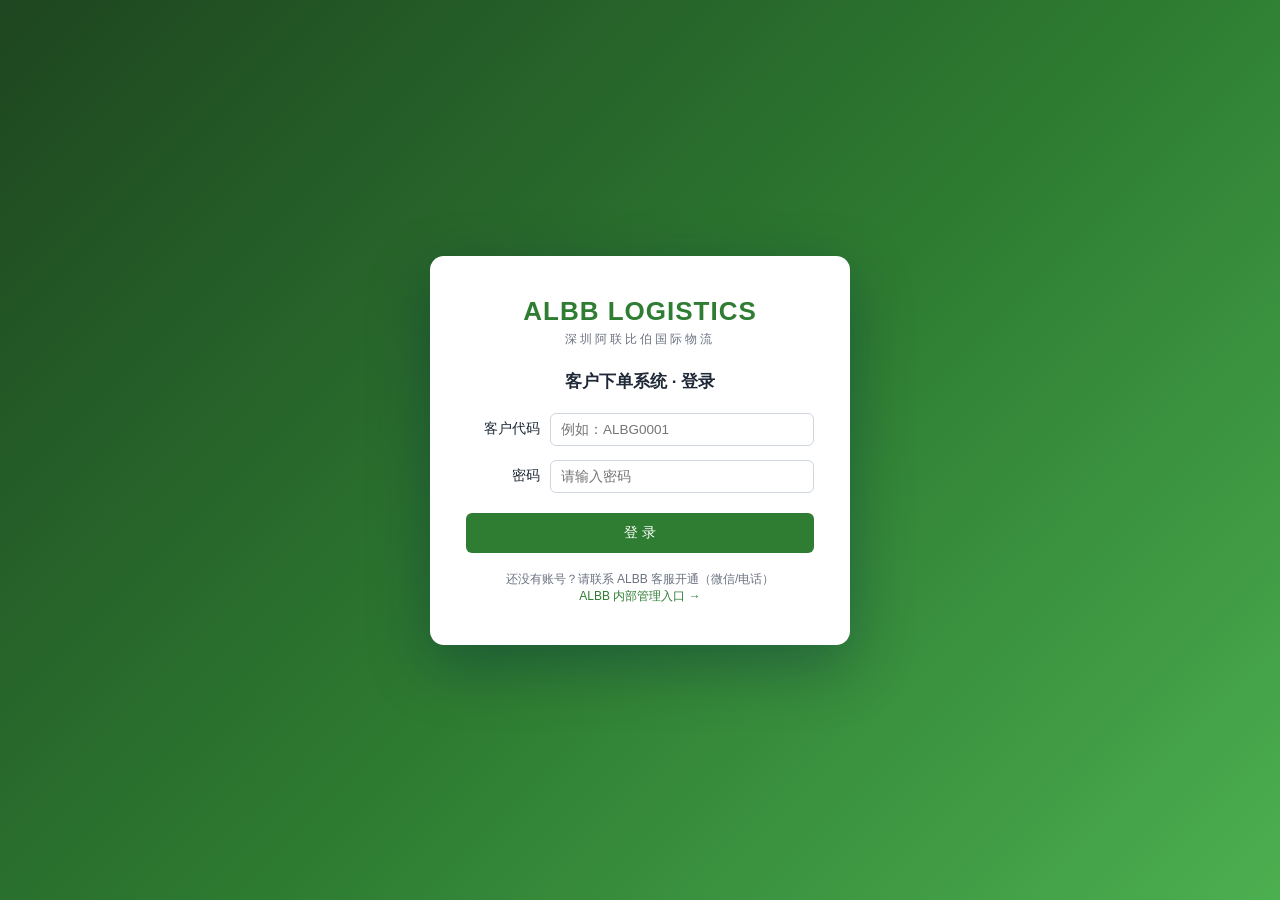
<file: order/index.html>
<!DOCTYPE html>
<html lang="zh-CN">
<head>
  <meta charset="UTF-8" />
  <meta name="viewport" content="width=device-width, initial-scale=1.0" />
  <title>新建订单 · ALBB 客户下单系统</title>
  <link rel="stylesheet" href="css/style.css?v=1008" />
</head>
<body>
  <div class="layout">
    <aside class="sidebar" id="sidebar"></aside>
    <div class="main">
      <div class="topbar" id="topbar"></div>
      <div class="content">
        <div class="card" id="proxyCard" style="display:none">
          <h3>代客下单（管理员）</h3>
          <div class="field">
            <label class="req">客户代码</label>
            <input id="proxyCode" list="custList" placeholder="输入客户代码，例如 ALBB20261004" style="text-transform: uppercase" />
            <datalist id="custList"></datalist>
          </div>
          <div class="hint" style="margin-left: 98px">
            订单将归属到该客户名下（客户登录后可看到这笔订单与标签信息）。客户代码可直接输入或从下拉中选择。
          </div>
        </div>

        <div class="card">
          <h3>订单信息</h3>
          <div class="form-grid">
            <div class="field">
              <label class="req">发货渠道</label>
              <select id="channel">
                <option value="saudi-air">沙特空运</option>
                <option value="saudi-sea">沙特海运</option>
                <option value="uae-air">阿联酋空运</option>
                <option value="uae-sea">阿联酋海运</option>
              </select>
            </div>
            <div class="field">
              <label class="req">总件数</label>
              <input id="pieces" type="number" min="1" placeholder="例如：5" />
            </div>
            <div class="field">
              <label class="req">交货仓库</label>
              <select id="warehouse">
                <option value="">请选择</option>
                <option>东莞仓库</option>
                <option>佛山仓库</option>
                <option>义乌仓库</option>
                <option>广州仓库</option>
              </select>
            </div>
            <div class="field">
              <label class="req">货物性质</label>
              <select id="goodsType">
                <option value="">请选择</option>
                <option>普货</option>
                <option>普货带电</option>
                <option>敏感货（含牌/含磁/膏体等）</option>
                <option>大货/柜货</option>
              </select>
            </div>
            <div class="field">
              <label class="req">运输方式</label>
              <select id="transportMode" disabled>
                <option value="">—</option>
              </select>
            </div>
            <div class="field">
              <label class="req">是否报关</label>
              <select id="customs">
                <option value="否">不报关（双清包税）</option>
                <option value="是">需要报关退税</option>
              </select>
            </div>
            <div class="field" style="grid-column: 1 / -1">
              <label>备注（选填）</label>
              <input id="remark" placeholder="货物备注、特殊要求等" />
            </div>
          </div>
        </div>

        <div class="card">
          <h3>派送信息</h3>
          <div class="form-grid">
            <div class="field">
              <label class="req">派送方式</label>
              <select id="deliveryMode">
                <option value="">请选择</option>
                <option>亚马逊</option>
                <option>Noon预约送仓</option>
                <option>非平台仓</option>
              </select>
            </div>
            <div class="field">
              <label class="req">派送城市</label>
              <input id="deliveryCity" list="cityList" placeholder="请选择或输入城市" />
              <datalist id="cityList">
                <option>利雅得</option><option>吉达</option><option>达曼</option>
                <option>迪拜</option><option>阿布扎比</option><option>沙迦</option>
              </datalist>
            </div>
            <div class="field">
              <label class="req">派送类型</label>
              <select id="deliveryType">
                <option value="">请选择</option>
                <option>直接派送</option>
                <option>等通知派送</option>
              </select>
            </div>
            <div class="field" id="fieldFbaWh" style="display:none">
              <label class="req">Amazon W/H（FBA仓库号）</label>
              <input id="amazonWh" placeholder="例如：LAX9" />
            </div>
            <div class="field" id="fieldFbaRef" style="display:none">
              <label class="req">Amazon Reference (PO-Nr)（亚马逊参考号ID）*PO LIST</label>
              <input id="amazonRef" placeholder="亚马逊参考号 ID" />
            </div>
            <div class="field" id="fieldDeliveryAddr" style="display:none; grid-column: 1 / -1">
              <label class="req">派送地址</label>
              <textarea id="deliveryAddress" rows="2" placeholder="详细地址 + 联系人 + 联系方式"></textarea>
            </div>
            <div class="field" id="fieldShortAddr" style="display:none">
              <label class="req">短地址</label>
              <input id="shortAddress" placeholder="短地址" />
            </div>
          </div>
          <!-- 亚马逊：FBA 箱唛行 -->
          <div id="fbaSection" style="display:none; margin-top: 14px">
            <p style="font-size: 13px; font-weight: 600; color: #1e4620; margin-bottom: 8px">FBA 箱唛信息（每行一个 FBA，*PRO）</p>
            <div id="fbaRows"></div>
            <button type="button" class="btn ghost" id="btnAddFba" style="margin-top: 8px">＋ 增加一行</button>
          </div>
        </div>

        <div class="card">
          <h3>订仓表（Excel）</h3>
          <div class="field">
            <label>上传订仓表</label>
            <input type="file" id="packingFile" accept=".xlsx,.xls" />
          </div>
          <div class="hint" style="margin: 8px 0 12px 98px">
            只支持 Excel 格式（.xlsx / .xls，≤18MB）。产品图片请直接插入表格内、放在对应品名那一行。<br />
            还没有模板？<a href="订仓装箱单模板.xlsx" download>下载订仓装箱单模板</a>
          </div>
          <div id="fileList" style="margin-left: 98px; font-size: 12.5px; color: #6b7280; line-height: 1.9"></div>
        </div>

        <div class="card">
          <div style="display: flex; gap: 12px; justify-content: center">
            <button class="btn orange" id="btnSubmit">✔ 确 认</button>
            <button class="btn ghost" id="btnReset">⟳ 重置表单</button>
          </div>
          <p style="margin-top: 14px; font-size: 12.5px; color: #6b7280; text-align: center">
            除「备注」外均为必填项。下单后请将货物寄到对应仓库，到仓后 ALBB 会在 24 小时内入库并录入计费重。
          </p>
        </div>
      </div>
    </div>
  </div>

  <script src="js/config.js?v=1008"></script>
  <script src="js/common.js?v=1008"></script>
  <script>
    const user = requireLogin();
    // 管理员登录后即为「代客下单」模式：需先指定客户代码，订单归属该客户
    const isAdmin = !!(user && user.role === "admin");
    renderShell("new", isAdmin ? "代客下单（管理员）" : "新建订单");

    let custCodes = []; // 管理员可用客户代码列表（用于代客下单校验）
    if (isAdmin) {
      document.getElementById("proxyCard").style.display = "block";
      api("/api/users")
        .then(({ users }) => {
          custCodes = (users || []).map((u) => u.code);
          document.getElementById("custList").innerHTML = (users || [])
            .map((u) => `<option value="${esc(u.code)}">${esc(u.company || "")}${u.contact ? " · " + esc(u.contact) : ""}</option>`)
            .join("");
        })
        .catch((e) => toast("客户列表加载失败：" + e.message, "err"));
    }

    // 频道联动运输方式
    const channelSel = document.getElementById("channel");
    const modeSel = document.getElementById("transportMode");
    function syncMode() {
      const v = channelSel.value;
      modeSel.innerHTML = `<option selected>${v.endsWith("-air") ? "空运" : "海运"}</option>`;
      syncDeliveryUI(); // 沙特渠道才显示"短地址"
    }
    channelSel.addEventListener("change", syncMode);

    // ---------- 派送方式联动 ----------
    const modeSelD = document.getElementById("deliveryMode");
    const fbaSection = document.getElementById("fbaSection");
    const fieldFbaRef = document.getElementById("fieldFbaRef");
    const fieldFbaWh = document.getElementById("fieldFbaWh");
    const fieldAddr = document.getElementById("fieldDeliveryAddr");
    const fieldShort = document.getElementById("fieldShortAddr");

    function syncDeliveryUI() {
      const m = modeSelD.value;
      const isAmazon = m === "亚马逊";
      const isNonPlatform = m === "非平台仓";
      const isSaudi = channelSel.value.startsWith("saudi");
      fbaSection.style.display = isAmazon ? "block" : "none";
      fieldFbaRef.style.display = isAmazon ? "" : "none";
      fieldFbaWh.style.display = isAmazon ? "" : "none";
      fieldAddr.style.display = isNonPlatform ? "" : "none";
      fieldShort.style.display = isNonPlatform && isSaudi ? "" : "none";
    }
    modeSelD.addEventListener("change", syncDeliveryUI);

    // ---------- FBA 行（FBA# + 上传箱唛 + 箱数，可增删） ----------
    const fbaRows = document.getElementById("fbaRows");
    function addFbaRow() {
      const div = document.createElement("div");
      div.className = "fba-row";
      div.style.cssText =
        "display:grid;grid-template-columns:1.4fr 1.6fr 0.6fr 38px;gap:8px;align-items:center;margin-bottom:8px";
      div.innerHTML = `
        <input class="fba-no" placeholder="FBA Number（FBA箱唛）*PRO" />
        <input class="fba-file" type="file" accept=".pdf,.png,.jpg,.jpeg" title="上传亚马逊箱唛" />
        <input class="fba-boxes" type="number" min="1" placeholder="箱数" />
        <button type="button" class="btn ghost fba-del" style="padding:4px 8px;color:#dc2626">－</button>`;
      div.querySelector(".fba-del").addEventListener("click", () => {
        if (fbaRows.children.length > 1) div.remove();
        else toast("至少保留一行", "err");
      });
      fbaRows.appendChild(div);
    }
    document.getElementById("btnAddFba").addEventListener("click", addFbaRow);
    addFbaRow();

    // URL 预选频道：index.html?channel=saudi-sea
    const q = new URLSearchParams(location.search).get("channel");
    if (q && CHANNELS.some((c) => c.key === q)) channelSel.value = q;
    syncMode();

    // 附件选择后即时预览（含压缩预估）
    const packingInput = document.getElementById("packingFile");
    packingInput.addEventListener("change", () => {
      const files = Array.from(packingInput.files || []);
      document.getElementById("fileList").innerHTML = files.length
        ? files
            .map(
              (f) =>
                `· ${esc(f.name)} <span style="color:${isImageFile(f) ? "#16a34a" : "#6b7280"}">${fmtSize(f.size)}${
                  isImageFile(f) ? "（提交时自动压缩）" : ""
                }</span>`
            )
            .join("<br />")
        : "";
    });

    document.getElementById("btnReset").addEventListener("click", () => location.reload());

    // ---------- 必填校验：除「备注」外全部必填 ----------
    function validate() {
      if (isAdmin) {
        const c = (document.getElementById("proxyCode").value || "").trim().toUpperCase();
        if (!c) {
          toast("请填写客户代码，订单将归属该客户", "err");
          document.getElementById("proxyCode").focus();
          return false;
        }
        if (custCodes.length && !custCodes.includes(c)) {
          toast(`客户代码 ${c} 不存在，请核对后重新输入`, "err");
          document.getElementById("proxyCode").focus();
          return false;
        }
      }
      const must = [
        ["channel", "请选择发货渠道"],
        ["pieces", "请填写总件数"],
        ["warehouse", "请选择交货仓库"],
        ["goodsType", "请选择货物性质"],
        ["customs", "请选择是否报关"],
        ["deliveryMode", "请选择派送方式"],
        ["deliveryCity", "请填写派送城市"],
        ["deliveryType", "请选择派送类型"],
      ];
      for (const [id, msg] of must) {
        const el = document.getElementById(id);
        if (!el || !el.value.trim()) {
          toast(msg, "err");
          el && el.focus();
          return false;
        }
      }
      if (!Number(document.getElementById("pieces").value)) {
        toast("总件数请填写大于 0 的数字", "err");
        return false;
      }
      const m = modeSelD.value;
      if (m === "亚马逊") {
        if (!document.getElementById("amazonRef").value.trim()) {
          toast("请填写 Amazon Reference (PO-Nr)", "err");
          return false;
        }
        if (!document.getElementById("amazonWh").value.trim()) {
          toast("请填写 Amazon W/H（FBA仓库号）", "err");
          return false;
        }
        const rows = Array.from(fbaRows.querySelectorAll(".fba-row"));
        for (let i = 0; i < rows.length; i++) {
          const no = rows[i].querySelector(".fba-no").value.trim();
          const boxes = Number(rows[i].querySelector(".fba-boxes").value);
          const file = rows[i].querySelector(".fba-file").files[0];
          if (!no) { toast(`第 ${i + 1} 行：请填写 FBA Number`, "err"); return false; }
          if (!boxes || boxes < 1) { toast(`第 ${i + 1} 行：请填写箱数`, "err"); return false; }
          if (!file) { toast(`第 ${i + 1} 行：请上传亚马逊箱唛文件`, "err"); return false; }
        }
      }
      if (m === "非平台仓") {
        if (!document.getElementById("deliveryAddress").value.trim()) {
          toast("请填写派送地址（详细地址+联系人+联系方式）", "err");
          return false;
        }
        if (fieldShort.style.display !== "none" && !document.getElementById("shortAddress").value.trim()) {
          toast("请填写短地址", "err");
          return false;
        }
      }
      if (!packingInput.files || !packingInput.files.length) {
        toast("请上传订仓表（Excel）", "err");
        return false;
      }
      return true;
    }

    document.getElementById("btnSubmit").addEventListener("click", async () => {
      if (!validate()) return;
      const btn = document.getElementById("btnSubmit");
      btn.disabled = true;
      btn.textContent = "提交中…";
      let attachments = []; // 放在 try 外：断网兜底提示时需要判断已上传了几个附件
      try {
        const files = packingInput.files;
        if (files && files.length) {
          attachments = await uploadFiles(files, (msg) => {
            btn.textContent = msg;
          });
        }
        // 亚马逊：上传每行箱唛文件
        let fbaRowsData = [];
        if (modeSelD.value === "亚马逊") {
          const rows = Array.from(fbaRows.querySelectorAll(".fba-row"));
          for (let i = 0; i < rows.length; i++) {
            const f = rows[i].querySelector(".fba-file").files[0];
            btn.textContent = `上传箱唛（${i + 1}/${rows.length}）…`;
            const up = await uploadOne(f);
            fbaRowsData.push({
              fbaNo: rows[i].querySelector(".fba-no").value.trim(),
              boxes: Number(rows[i].querySelector(".fba-boxes").value),
              fileKey: up.key,
              fileName: up.name,
            });
          }
        }
        const data = await api("/api/orders", {
          method: "POST",
          body: {
            // 管理员代客下单：指定归属客户；客户端下单：走自己账号
            code: isAdmin ? document.getElementById("proxyCode").value.trim().toUpperCase() : user.code,
            channel: channelSel.value,
            warehouse: document.getElementById("warehouse").value,
            customs: document.getElementById("customs").value,
            pieces: Number(document.getElementById("pieces").value),
            goodsType: document.getElementById("goodsType").value,
            remark: document.getElementById("remark").value,
            deliveryMode: modeSelD.value,
            deliveryCity: document.getElementById("deliveryCity").value,
            deliveryType: document.getElementById("deliveryType").value,
            deliveryAddress: document.getElementById("deliveryAddress").value,
            shortAddress: document.getElementById("shortAddress").value,
            amazonRef: document.getElementById("amazonRef").value,
            amazonWh: document.getElementById("amazonWh").value,
            fbaRows: fbaRowsData,
            attachments,
          },
        });
        const okOrder = data.order;
        toast(
          `下单成功！${okOrder.orderNo ? "订单号 " + okOrder.orderNo + " · " : ""}${markTerm(okOrder)} ${okOrder.markingNo}`,
          "ok"
        );
        // 下单成功即可打印外箱标签（10×10cm，每箱一张）
        if (confirm(
          `下单成功！\n${okOrder.orderNo ? "订单号：" + okOrder.orderNo + "\n" : ""}${markTerm(okOrder)}：${okOrder.markingNo}\n箱数：${okOrder.pieces} 件\n\n是否立即打印外箱标签（10×10cm，共 ${okOrder.pieces} 张）？`
        )) {
          printLabels(okOrder);
        }
        setTimeout(() => {
          // 管理员代客下单完成后返回后台订单管理；客户下单后回到订单列表
          location.href = isAdmin ? "admin.html" : "list.html?channel=" + data.order.channel + "&highlight=" + data.order.id;
        }, 1500);
      } catch (e) {
        if (/网络连接失败|请求超时/.test(e.message) && attachments.length) {
          // 订仓表已上传、创建订单那一步断网：订单可能已建成，先核实再重试，防止重复下单
          toast("网络中断：订仓表已上传，但订单是否创建成功未知。请先到「订单列表」核实是否已有此单，再决定是否重新提交，避免重复下单。", "err");
        } else {
          toast(e.message, "err");
        }
        btn.disabled = false;
        btn.textContent = "✔ 确 认";
      }
    });
  </script>
</body>
</html>
</file>
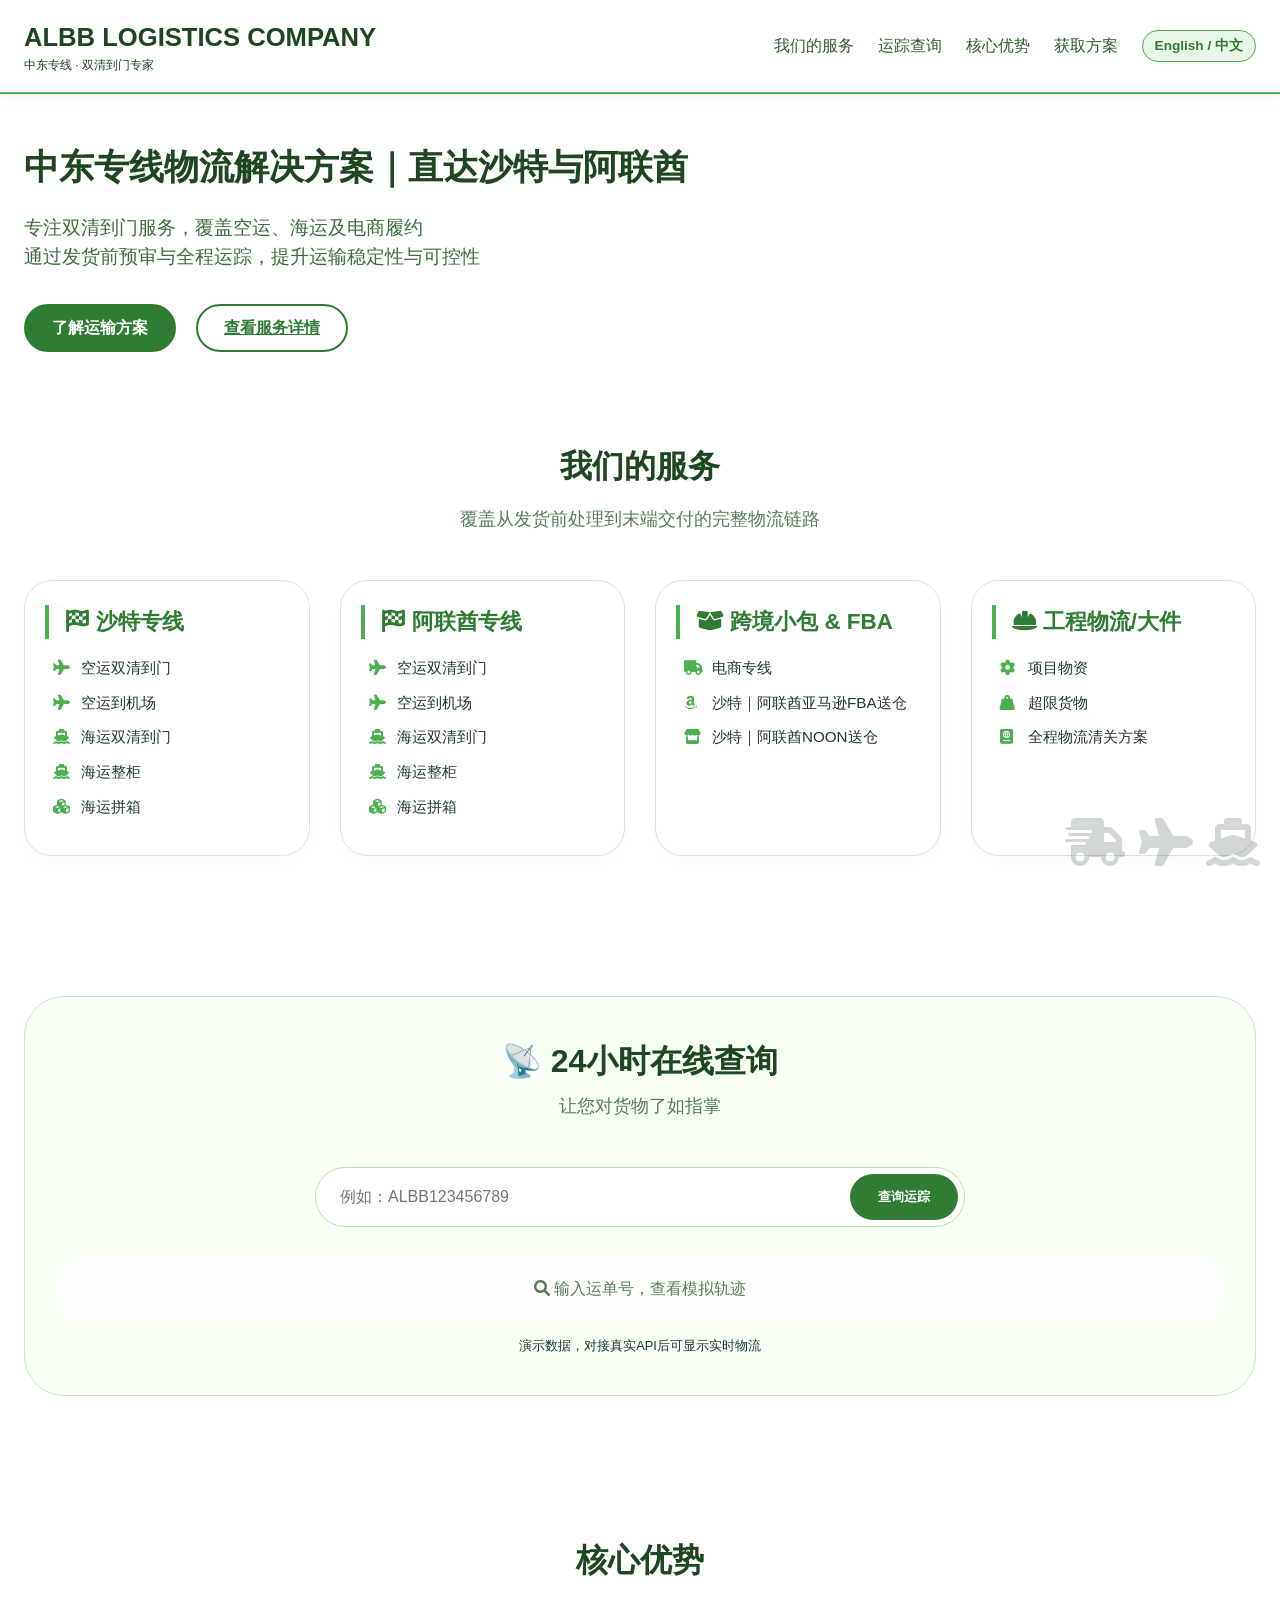
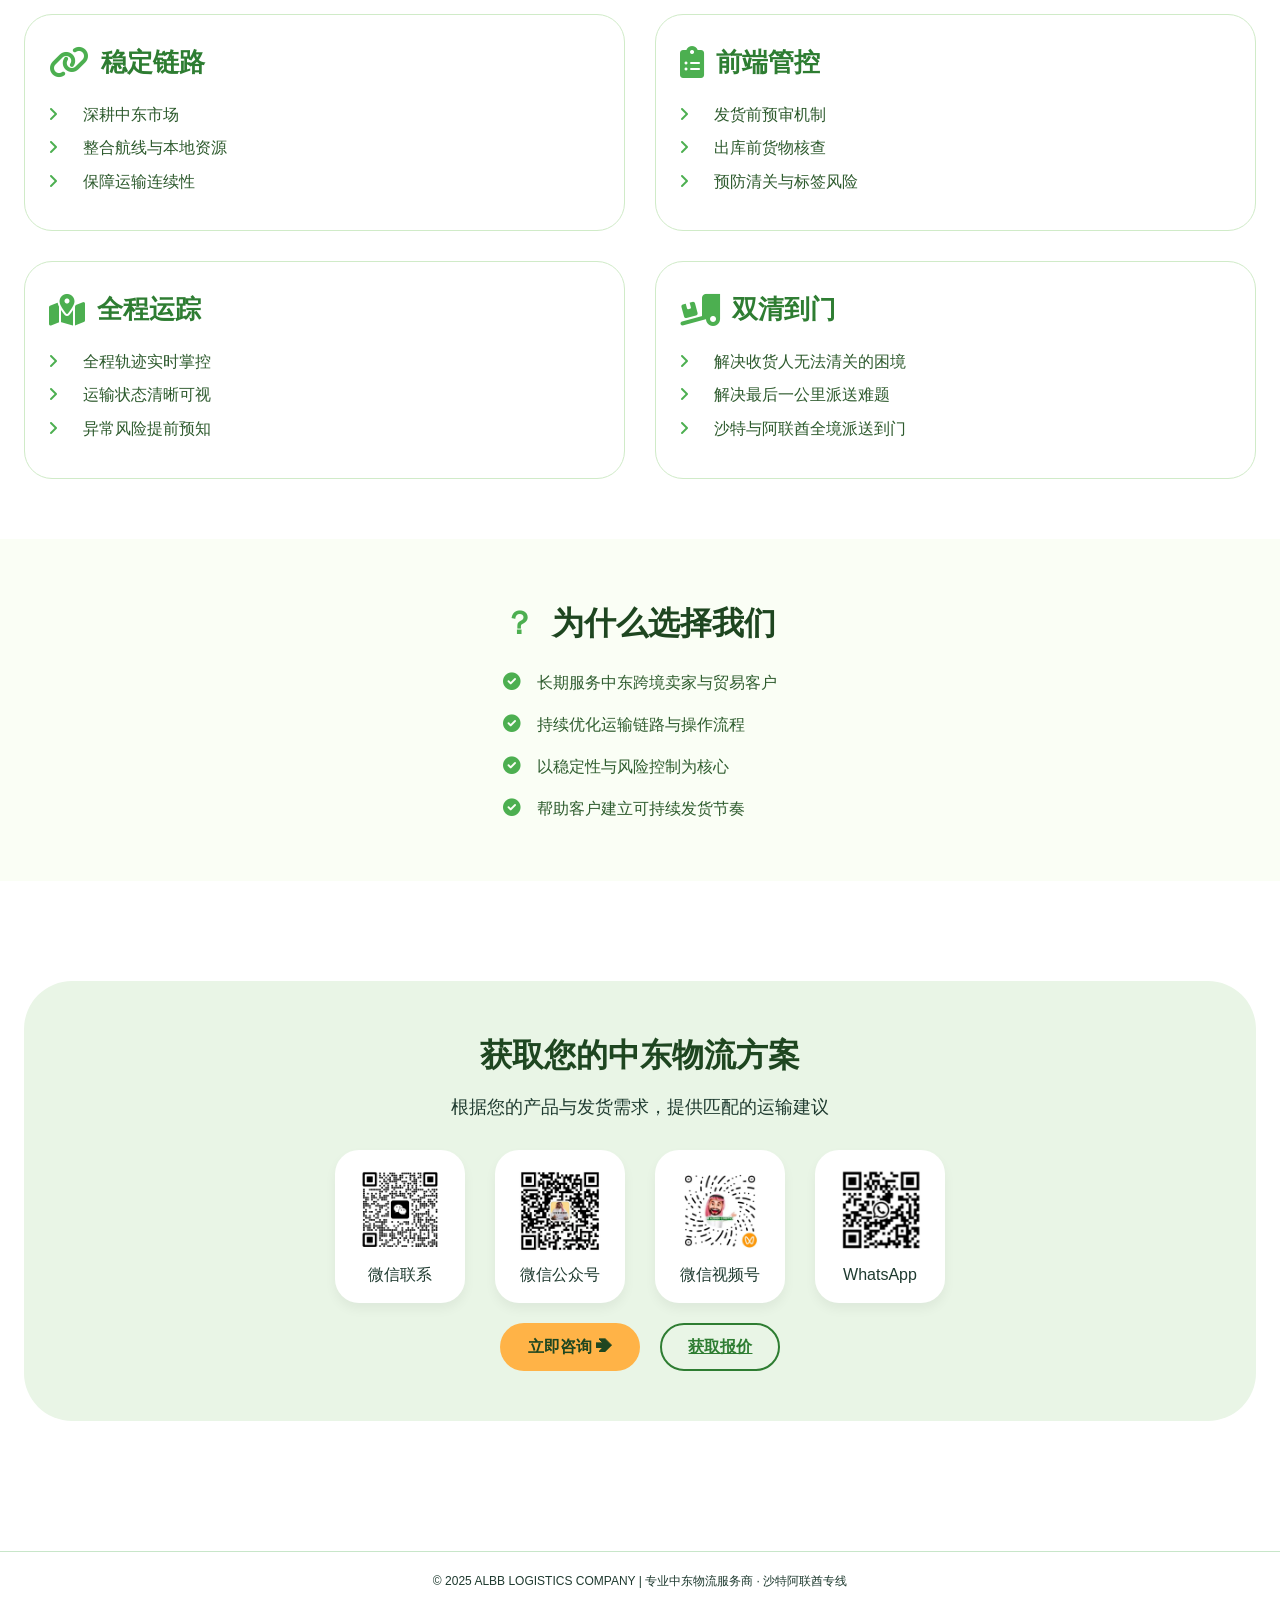
<file: 7.0index.html>
<!DOCTYPE html>
<html lang="zh-CN">
<head>
    <meta charset="UTF-8">
    <meta name="viewport" content="width=device-width, initial-scale=1.0, viewport-fit=cover">
    <title>ALBB LOGISTICS | 中东专线物流解决方案</title>
    <link rel="stylesheet" href="https://cdnjs.cloudflare.com/ajax/libs/font-awesome/6.0.0-beta3/css/all.min.css">
    <style>
        * { margin: 0; padding: 0; box-sizing: border-box; }

        body {
            font-family: 'Segoe UI', Roboto, 'Helvetica Neue', sans-serif;
            background-color: #ffffff;
            color: #1e3a2f;
            line-height: 1.5;
            scroll-behavior: smooth;
        }

        .container {
            max-width: 1280px;
            margin: 0 auto;
            padding: 0 24px;
        }

        /* 头部 */
        .header {
            background: #ffffff;
            color: #1e4620;
            padding: 18px 0;
            box-shadow: 0 2px 15px rgba(0, 40, 0, 0.05);
            position: sticky;
            top: 0;
            z-index: 100;
            border-bottom: 2px solid #4caf50;
        }
        .header-inner {
            display: flex;
            justify-content: space-between;
            align-items: center;
            flex-wrap: wrap;
            gap: 15px;
        }
        .logo h1 {
    font-size: 1.6rem;
    font-weight: 700;
    color: #1e4620;  
    margin: 0;
}
.logo span {
    font-size: 0.75rem;
    color: #1e4620;  
    display: block;
}
        .nav {
            display: flex;
            align-items: center;
            gap: 24px;
            flex-wrap: wrap;
        }
        .nav a {
            color: #2e5c2e;
            text-decoration: none;
            font-weight: 500;
            transition: 0.2s;
        }
        .nav a:hover { color: #ffb347; }
        .lang-switch {
            background: #e8f5e9;
            border: 1px solid #4caf50;
            border-radius: 40px;
            padding: 5px 12px;
            font-size: 0.85rem;
            font-weight: bold;
            cursor: pointer;
            color: #2e7d32;
        }

        .btn-primary {
            background: #2e7d32;
            color: white;
            border: none;
            padding: 12px 28px;
            border-radius: 40px;
            font-weight: 600;
            font-size: 1rem;
            cursor: pointer;
            display: inline-block;
            text-decoration: none;
        }
        .btn-primary:hover { background: #ffb347; color: #1e4620; }
        .btn-outline {
            background: transparent;
            border: 2px solid #2e7d32;
            color: #2e7d32;
            padding: 10px 26px;
            border-radius: 40px;
            font-weight: 600;
            cursor: pointer;
            display: inline-block;
        }
        .btn-outline:hover { background: #2e7d32; color: white; }

        section { padding: 60px 0; }
        .section-title {
            font-size: 2rem;
            font-weight: 700;
            text-align: center;
            margin-bottom: 16px;
            color: #1e4620;
        }
        .section-sub {
            text-align: center;
            color: #5a7c5a;
            margin-bottom: 48px;
            font-size: 1.1rem;
        }

        /* 服务网格 */
        .services-grid-special {
            display: grid;
            grid-template-columns: repeat(auto-fit, minmax(280px, 1fr));
            gap: 30px;
            margin-top: 20px;
        }
        .service-block {
            background: white;
            border-radius: 28px;
            padding: 24px 20px;
            border: 1px solid #d0ebc8;
            box-shadow: 0 6px 14px rgba(0,0,0,0.02);
        }
        .service-block h3 {
            font-size: 1.4rem;
            color: #2e7d32;
            margin-bottom: 18px;
            border-left: 4px solid #4caf50;
            padding-left: 16px;
        }
        .service-block ul {
            list-style: none;
            padding-left: 8px;
        }
        .service-block li {
            margin-bottom: 12px;
            display: flex;
            align-items: baseline;
            gap: 8px;
            font-size: 0.95rem;
        }
        .service-block li i {
            color: #4caf50;
            width: 20px;
        }

        /* 核心优势 固定2x2网格 */
        .advantages-grid {
            display: grid;
            grid-template-columns: repeat(2, 1fr);
            gap: 30px;
            margin-top: 30px;
        }
        .advantage-card {
            background: white;
            border-radius: 28px;
            padding: 28px 24px;
            border: 1px solid #d0ebc8;
            transition: 0.2s;
        }
        .advantage-card h3 {
            font-size: 1.6rem;
            color: #2e7d32;
            margin-bottom: 20px;
            display: flex;
            align-items: center;
            gap: 12px;
        }
        .advantage-card h3 i {
            font-size: 2rem;
            color: #4caf50;
        }
        .advantage-card p {
            margin-bottom: 8px;
            line-height: 1.6;
            color: #2d5a2d;
        }
        .advantage-card p i {
            margin-right: 8px;
            color: #4caf50;
            width: 22px;
        }

        .track-section {
            background: #f8fff4;
            border-radius: 40px;
            padding: 40px 30px;
            border: 1px solid #c8e6c9;
            margin: 20px 0;
        }
        .track-box {
            max-width: 650px;
            margin: 30px auto 20px;
            display: flex;
            flex-wrap: wrap;
            gap: 12px;
            background: white;
            border-radius: 70px;
            padding: 6px 6px 6px 24px;
            border: 1px solid #b9dfb0;
        }
        .track-box input { flex: 1; padding: 14px 0; border: none; outline: none; font-size: 1rem; }
        .track-box button { background: #2e7d32; border: none; padding: 0 28px; border-radius: 50px; color: white; font-weight: bold; cursor: pointer; }
        .timeline-demo { margin-top: 30px; background: #ffffffdb; border-radius: 28px; padding: 20px; }

        .bottom-cta {
            background: #e9f5e6;
            border-radius: 48px;
            padding: 50px 40px;
            text-align: center;
            margin: 40px 0;
        }
        .qr-row {
            display: flex;
            justify-content: center;
            flex-wrap: wrap;
            gap: 30px;
            margin: 30px 0 20px;
        }
        .qr-item {
            background: white;
            border-radius: 24px;
            padding: 16px;
            width: 130px;
            text-align: center;
            box-shadow: 0 6px 12px rgba(0,0,0,0.05);
        }
        .qr-placeholder {
            width: 90px;
            height: 90px;
            margin: 0 auto;
            background: #f0f7ed;
            display: flex;
            align-items: center;
            justify-content: center;
            border-radius: 16px;
            color: #2e7d32;
            font-size: 0.65rem;
            flex-direction: column;
            border: 1px dashed #a5d6a7;
        }
        .qr-placeholder i { font-size: 2rem; }
        .footer-copyright { text-align: center; padding: 20px 0; border-top: 1px solid #c8e6c9; margin-top: 30px; font-size: 0.75rem; }

        .truck-deco {
            position: fixed;
            bottom: 20px;
            right: 20px;
            opacity: 0.2;
            font-size: 3rem;
            pointer-events: none;
            z-index: 0;
        }
        .hero h1 {
            font-size: 2.2rem;
            line-height: 1.3;
        }
        @media (max-width: 800px) {
            .advantages-grid { grid-template-columns: 1fr; gap: 20px; }
            .hero h1 { font-size: 1.8rem; }
        }
        @media (max-width: 700px) {
            .section-title { font-size: 1.6rem; }
            .services-grid-special { grid-template-columns: 1fr; }
        }
        .responsive-stack {
            display: grid;
            grid-template-columns: 1fr 1fr;
            gap: 40px;
        }
        @media (max-width: 700px) {
            .responsive-stack { grid-template-columns: 1fr; }
        }
    </style>
</head>
<body>
<div class="truck-deco"><i class="fas fa-truck-fast"></i> <i class="fas fa-plane"></i> <i class="fas fa-ship"></i></div>

<header class="header">
    <div class="container header-inner">
        <div class="logo">
            <h1>ALBB LOGISTICS COMPANY</h1>
            <span data-translate="slogan">中东专线 · 双清到门专家</span>
        </div>
        <div class="nav">
            <a href="#services" data-translate="nav_services">我们的服务</a>
            <a href="#tracking" data-translate="nav_tracking">运踪查询</a>
            <a href="#advantages" data-translate="nav_advantages">核心优势</a>
            <a href="#contact" data-translate="nav_contact">获取方案</a>
            <div class="lang-switch" id="langToggle">English / 中文</div>
        </div>
    </div>
</header>

<main>
    <!-- Hero -->
    <section style="padding: 50px 0 30px;">
        <div class="container">
            <div class="hero" style="max-width: 800px;">
                <h1 style="font-weight: 800; color: #1e4620;" data-translate="hero_title">中东专线物流解决方案｜直达沙特与阿联酋</h1>
                <p style="font-size: 1.2rem; margin: 24px 0 32px; color: #3c6e3c;" data-translate="hero_sub">专注双清到门服务，覆盖空运、海运及电商履约<br>通过发货前预审与全程运踪，提升运输稳定性与可控性</p>
                <div class="hero-buttons" style="display: flex; gap: 20px; flex-wrap: wrap;">
                    <a href="#contact" class="btn-primary" data-translate="btn_consult">了解运输方案</a>
                    <a href="#services" class="btn-outline" data-translate="btn_details">查看服务详情</a>
                </div>
            </div>
        </div>
    </section>

    <!-- 1. 我们的服务 -->
    <section id="services">
        <div class="container">
            <div class="section-title" data-translate="services_title">我们的服务</div>
            <div class="section-sub" data-translate="services_sub">覆盖从发货前处理到末端交付的完整物流链路</div>
            <div class="services-grid-special">
                <div class="service-block">
                    <h3><i class="fas fa-flag-checkered"></i> <span data-translate="saudi_title">沙特专线</span></h3>
                    <ul>
                        <li><i class="fas fa-plane"></i> <span data-translate="sa_air_ddp">空运双清到门</span></li>
                        <li><i class="fas fa-plane"></i> <span data-translate="sa_air_airport">空运到机场</span></li>
                        <li><i class="fas fa-ship"></i> <span data-translate="sa_sea_ddp">海运双清到门</span></li>
                        <li><i class="fas fa-ship"></i> <span data-translate="sa_sea_fcl">海运整柜</span></li>
                        <li><i class="fas fa-cubes"></i> <span data-translate="sa_sea_lcl">海运拼箱</span></li>
                    </ul>
                </div>
                <div class="service-block">
                    <h3><i class="fas fa-flag-checkered"></i> <span data-translate="uae_title">阿联酋专线</span></h3>
                    <ul>
                        <li><i class="fas fa-plane"></i> <span data-translate="uae_air_ddp">空运双清到门</span></li>
                        <li><i class="fas fa-plane"></i> <span data-translate="uae_air_airport">空运到机场</span></li>
                        <li><i class="fas fa-ship"></i> <span data-translate="uae_sea_ddp">海运双清到门</span></li>
                        <li><i class="fas fa-ship"></i> <span data-translate="uae_sea_fcl">海运整柜</span></li>
                        <li><i class="fas fa-cubes"></i> <span data-translate="uae_sea_lcl">海运拼箱</span></li>
                    </ul>
                </div>
                <div class="service-block">
                    <h3><i class="fas fa-box-open"></i> <span data-translate="parcel_title">跨境小包 & FBA</span></h3>
                    <ul>
                        <li><i class="fas fa-truck"></i> <span data-translate="parcel_line">电商专线</span></li>
                        <li><i class="fab fa-amazon"></i> <span data-translate="fba_sa_uae">沙特｜阿联酋亚马逊FBA送仓</span></li>
                        <li><i class="fas fa-store"></i> <span data-translate="noon_sa_uae">沙特｜阿联酋NOON送仓</span></li>
                    </ul>
                </div>
                <div class="service-block">
                    <h3><i class="fas fa-hard-hat"></i> <span data-translate="project_title">工程物流/大件</span></h3>
                    <ul>
                        <li><i class="fas fa-cog"></i> <span data-translate="project_cargo">项目物资</span></li>
                        <li><i class="fas fa-weight-hanging"></i> <span data-translate="oversized">超限货物</span></li>
                        <li><i class="fas fa-passport"></i> <span data-translate="customs_clearance">全程物流清关方案</span></li>
                    </ul>
                </div>
            </div>
        </div>
    </section>

    <!-- 2. 24小时在线查询 -->
    <section id="tracking">
        <div class="container">
            <div class="track-section">
                <div class="section-title" style="margin-bottom: 8px;" data-translate="track_title">📡 24小时在线查询</div>
                <div class="section-sub" data-translate="track_sub">让您对货物了如指掌</div>
                <div class="track-box">
                    <input type="text" id="trackingNumber" placeholder="例如：ALBB123456789" autocomplete="off">
                    <button id="trackBtn"><span data-translate="track_btn">查询运踪</span></button>
                </div>
                <div id="trackResult" class="timeline-demo">
                    <div style="text-align:center; color:#5a7c5a;"><i class="fas fa-search"></i> <span data-translate="track_default">输入运单号，查看模拟轨迹</span></div>
                </div>
                <div class="demo-note" style="text-align:center; margin-top:15px; font-size:0.8rem;" data-translate="demo_note">演示数据，对接真实API后可显示实时物流</div>
            </div>
        </div>
    </section>

    <!-- 3. 核心优势 (2x2网格，分行显示) -->
    <section id="advantages">
        <div class="container">
            <div class="section-title" data-translate="adv_title">核心优势</div>
            <div class="advantages-grid">
                <div class="advantage-card">
                    <h3><i class="fas fa-link"></i> <span data-translate="adv1_title">稳定链路</span></h3>
                    <p><i class="fas fa-angle-right"></i> <span data-translate="adv1_line1">深耕中东市场</span></p>
                    <p><i class="fas fa-angle-right"></i> <span data-translate="adv1_line2">整合航线与本地资源</span></p>
                    <p><i class="fas fa-angle-right"></i> <span data-translate="adv1_line3">保障运输连续性</span></p>
                </div>
                <div class="advantage-card">
                    <h3><i class="fas fa-clipboard-list"></i> <span data-translate="adv2_title">前端管控</span></h3>
                    <p><i class="fas fa-angle-right"></i> <span data-translate="adv2_line1">发货前预审机制</span></p>
                    <p><i class="fas fa-angle-right"></i> <span data-translate="adv2_line2">出库前货物核查</span></p>
                    <p><i class="fas fa-angle-right"></i> <span data-translate="adv2_line3">预防清关与标签风险</span></p>
                </div>
                <div class="advantage-card">
                    <h3><i class="fas fa-map-marked-alt"></i> <span data-translate="adv3_title">全程运踪</span></h3>
                    <p><i class="fas fa-angle-right"></i> <span data-translate="adv3_line1">全程轨迹实时掌控</span></p>
                    <p><i class="fas fa-angle-right"></i> <span data-translate="adv3_line2">运输状态清晰可视</span></p>
                    <p><i class="fas fa-angle-right"></i> <span data-translate="adv3_line3">异常风险提前预知</span></p>
                </div>
                <div class="advantage-card">
                    <h3><i class="fas fa-truck-ramp-box"></i> <span data-translate="adv4_title">双清到门</span></h3>
                    <p><i class="fas fa-angle-right"></i> <span data-translate="adv4_line1">解决收货人无法清关的困境</span></p>
                    <p><i class="fas fa-angle-right"></i> <span data-translate="adv4_line2">解决最后一公里派送难题</span></p>
                    <p><i class="fas fa-angle-right"></i> <span data-translate="adv4_line3">沙特与阿联酋全境派送到门</span></p>
                </div>
            </div>
        </div>
    </section>

   <!-- 4. 为什么选择我们（单独一列） -->
<section style="background: #fafef5;">
    <div class="container">
        <div class="responsive-stack" style="grid-template-columns: 1fr; justify-items: center;">
            <div>
                <h2 class="section-title" style="text-align: left; margin-bottom: 24px;">
                    <span style="color: #4caf50; font-weight: 700; margin-right: 8px;">？</span>
                    <span data-translate="trust_title">为什么选择我们</span>
                </h2>
                <ul style="list-style: none; padding-left: 0; margin-top: 20px;">
                    <li style="display: flex; align-items: baseline; gap: 12px; margin-bottom: 18px; font-size: 1rem; color: #2e5c2e;">
                        <i class="fas fa-check-circle" style="color: #4caf50; width: 22px; font-size: 1.1rem;"></i>
                        <span data-translate="trust1">长期服务中东跨境卖家与贸易客户</span>
                    </li>
                    <li style="display: flex; align-items: baseline; gap: 12px; margin-bottom: 18px; font-size: 1rem; color: #2e5c2e;">
                        <i class="fas fa-check-circle" style="color: #4caf50; width: 22px; font-size: 1.1rem;"></i>
                        <span data-translate="trust2">持续优化运输链路与操作流程</span>
                    </li>
                    <li style="display: flex; align-items: baseline; gap: 12px; margin-bottom: 18px; font-size: 1rem; color: #2e5c2e;">
                        <i class="fas fa-check-circle" style="color: #4caf50; width: 22px; font-size: 1.1rem;"></i>
                        <span data-translate="trust3">以稳定性与风险控制为核心</span>
                    </li>
                    <li style="display: flex; align-items: baseline; gap: 12px; margin-bottom: 0; font-size: 1rem; color: #2e5c2e;">
                        <i class="fas fa-check-circle" style="color: #4caf50; width: 22px; font-size: 1.1rem;"></i>
                        <span data-translate="trust4">帮助客户建立可持续发货节奏</span>
                    </li>
                </ul>
            </div>
        </div>
    </div>
</section>

    <!-- 5. 底部转化 + 四个二维码（含视频号） -->
    <section id="contact">
        <div class="container">
            <div class="bottom-cta">
                <h2 style="font-size: 2rem; color: #1e4620; margin-bottom: 15px;" data-translate="cta_title">获取您的中东物流方案</h2>
                <p style="margin-bottom: 30px; font-size: 1.1rem;" data-translate="cta_desc">根据您的产品与发货需求，提供匹配的运输建议</p>
                <div class="qr-row">
                    <div class="qr-item"><img src="wechat_qr.png" alt="微信二维码" style="width:90px; height:90px; border-radius: 12px;"><p data-translate="wechat_label">微信联系</p></div>
                    <div class="qr-item"><img src="mp_qr.png" alt="公众号二维码" style="width:90px; height:90px; border-radius: 12px;"><p data-translate="mp_label">微信公众号</p></div>
                    <div class="qr-item"><img src="video_qr.png" alt="视频号二维码" style="width:90px; height:90px; border-radius: 12px;"><p data-translate="video_label">微信视频号</p></div>
                    <div class="qr-item"><img src="whatsapp_qr.png" alt="WhatsApp二维码" style="width:90px; height:90px; border-radius: 12px;"><p data-translate="wa_label">WhatsApp</p></div>
                </div>
                <div style="margin-top: 20px;">
                    <a href="#" class="btn-primary" style="background:#ffb347; color:#1e4620;" data-translate="cta_btn">立即咨询 ➔</a>
                    <a href="#" class="btn-outline" style="margin-left: 16px;" data-translate="quote_btn">获取报价</a>
                </div>
            </div>
        </div>
    </section>
</main>

<footer class="footer-copyright">
    <div class="container">
        &copy; 2025 ALBB LOGISTICS COMPANY | <span data-translate="footer_rights">专业中东物流服务商 · 沙特阿联酋专线</span>
    </div>
</footer>

<script>
    // 中英文翻译字典 - 您可以直接修改以下 en 对象中的任何英文文本，使其更通顺
    const translations = {
        zh: {
            slogan: "中东专线 · 双清到门专家",
            nav_services: "我们的服务", nav_tracking: "运踪查询", nav_advantages: "核心优势", nav_contact: "获取方案",
            hero_title: "中东专线物流解决方案｜直达沙特与阿联酋",
            hero_sub: "专注双清到门服务，覆盖空运、海运及电商履约\n通过发货前预审与全程运踪，提升运输稳定性与可控性",
            btn_consult: "了解运输方案", btn_details: "查看服务详情",
            services_title: "我们的服务", services_sub: "覆盖从发货前处理到末端交付的完整物流链路",
            saudi_title: "沙特专线", uae_title: "阿联酋专线", parcel_title: "跨境小包 & FBA", project_title: "工程物流/大件",
            sa_air_ddp: "空运双清到门", sa_air_airport: "空运到机场", sa_sea_ddp: "海运双清到门", sa_sea_fcl: "海运整柜", sa_sea_lcl: "海运拼箱",
            uae_air_ddp: "空运双清到门", uae_air_airport: "空运到机场", uae_sea_ddp: "海运双清到门", uae_sea_fcl: "海运整柜", uae_sea_lcl: "海运拼箱",
            parcel_line: "电商专线", fba_sa_uae: "沙特｜阿联酋亚马逊FBA送仓", noon_sa_uae: "沙特｜阿联酋NOON送仓",
            project_cargo: "项目物资", oversized: "超限货物", customs_clearance: "全程物流清关方案",
            adv_title: "核心优势", 
            adv1_title: "稳定链路", adv1_line1: "深耕中东市场", adv1_line2: "整合航线与本地资源", adv1_line3: "保障运输连续性",
            adv2_title: "前端管控", adv2_line1: "发货前预审机制", adv2_line2: "出库前货物核查", adv2_line3: "预防清关与标签风险",
            adv3_title: "全程运踪", adv3_line1: "全程轨迹实时掌控", adv3_line2: "运输状态清晰可视", adv3_line3: "异常风险提前预知",
            adv4_title: "双清到门", adv4_line1: "解决收货人无法清关的困境", adv4_line2: "解决最后一公里派送难题", adv4_line3: "沙特与阿联酋全境派送到门",
            trust_title: " 为什么选择我们", trust1: "长期服务中东跨境卖家与贸易客户", trust2: "持续优化运输链路与操作流程", trust3: "以稳定性与风险控制为核心", trust4: "帮助客户建立可持续发货节奏",
            track_title: "📡 24小时在线查询", track_sub: "让您对货物了如指掌", track_btn: "查询运踪", track_default: "输入运单号，查看模拟轨迹", demo_note: "演示数据，对接真实API后可显示实时物流",
            cta_title: "获取您的中东物流方案", cta_desc: "根据您的产品与发货需求，提供匹配的运输建议",
            wechat_label: "微信联系", mp_label: "微信公众号", video_label: "微信视频号", wa_label: "WhatsApp", cta_btn: "立即咨询 ➔", quote_btn: "获取报价",
            footer_rights: "专业中东物流服务商 · 沙特阿联酋专线"
        },
        en: {
            slogan: "Middle East Express · DDP Door to Door",
            nav_services: "Services", nav_tracking: "Tracking", nav_advantages: "Advantages", nav_contact: "Get Plan",
            hero_title: "Middle East Logistics Solution | Direct to Saudi & UAE",
            hero_sub: "Focus on DDP door-to-door, air/sea/e-commerce fulfillment\nImprove stability with pre-shipment review & full tracking",
            btn_consult: "Get Solution", btn_details: "View Details",
            services_title: "Our Services", services_sub: "Complete logistics chain from pre-shipment to final delivery",
            saudi_title: "Saudi Dedicated Line", uae_title: "UAE Dedicated Line", parcel_title: "Cross-border Parcel & FBA", project_title: "Project Logistics / Heavy Cargo",
            sa_air_ddp: "Air DDP Door", sa_air_airport: "Airport Pickup", sa_sea_ddp: "Sea DDP Door", sa_sea_fcl: "FCL", sa_sea_lcl: "LCL",
            uae_air_ddp: "Air DDP Door", uae_air_airport: "Airport Pickup", uae_sea_ddp: "Sea DDP Door", uae_sea_fcl: "FCL", uae_sea_lcl: "LCL",
            parcel_line: "E-commerce Line", fba_sa_uae: "Amazon FBA Delivery (Saudi/UAE)", noon_sa_uae: "NOON Delivery (Saudi/UAE)",
            project_cargo: "Project Cargo", oversized: "Oversized Shipments", customs_clearance: "Full Customs Clearance",
            adv_title: "Core Advantages",
            adv1_title: "Stable Network", adv1_line1: "Deeply embedded in Middle East market", adv1_line2: "Integrated sea/air & local resources", adv1_line3: "Ensure shipping continuity",
            adv2_title: "Front-end Control", adv2_line1: "Pre-shipment review", adv2_line2: "Pre-departure cargo check", adv2_line3: "Prevent customs & labeling risks",
            adv3_title: "Full Tracking", adv3_line1: "Real-time control of whole journey", adv3_line2: "Clear visibility of transit status", adv3_line3: "Early warning of abnormal risks",
            adv4_title: "DDP Door-to-Door", adv4_line1: "Solve consignee's customs troubles", adv4_line2: "Solve last-mile delivery challenges", adv4_line3: "Door delivery across Saudi & UAE",
            trust_title: " Why Choose Us", trust1: "Long-term service for ME sellers", trust2: "Continuous process optimization", trust3: "Focus on stability & risk control", trust4: "Help build sustainable shipping rhythm",
            track_title: "📡 24/7 Online Tracking", track_sub: "Full visibility of your cargo", track_btn: "Track", track_default: "Enter tracking number to view demo", demo_note: "Demo data only, ready for real API integration",
            cta_title: "Get Your Middle East Logistics Plan", cta_desc: "Tailored advice based on your products & shipping needs",
            wechat_label: "WeChat Contact", mp_label: "Official WeChat", video_label: "WeChat Channels", wa_label: "WhatsApp ", cta_btn: "Inquiry ➔", quote_btn: "Get Quote",
            footer_rights: "Professional Middle East Logistics · Saudi & UAE Specialist"
        }
    };

    let currentLang = 'zh';
    function applyLanguage(lang) {
        document.querySelectorAll('[data-translate]').forEach(el => {
            const key = el.getAttribute('data-translate');
            if (translations[lang][key]) {
                if (el.tagName === 'INPUT' || el.tagName === 'TEXTAREA') el.placeholder = translations[lang][key];
                else el.innerText = translations[lang][key];
            }
        });
        currentLang = lang;
        // 刷新轨迹显示（如果已经有查询结果，重新渲染？简单起见，清空结果提示用户重新查询）
        const resultDiv = document.getElementById('trackResult');
        if (resultDiv && !resultDiv.querySelector('.no-result-placeholder')) {
            resultDiv.innerHTML = `<div style="text-align:center; color:#5a7c5a;"><i class="fas fa-search"></i> <span data-translate="track_default">输入运单号，查看模拟轨迹</span></div>`;
            applyLanguage(lang); // 重新应用一次确保内部span翻译
        }
    }
    document.getElementById('langToggle').addEventListener('click', () => {
        const newLang = currentLang === 'zh' ? 'en' : 'zh';
        applyLanguage(newLang);
    });
    applyLanguage('zh');

    // 物流追踪（根据当前语言返回不同状态文本）
    async function fetchMockTrack(trackingNumber, lang) {
        return new Promise(resolve => {
            setTimeout(() => {
                const now = new Date();
                const d = (days) => { let dt = new Date(now); dt.setDate(now.getDate()-days); return `${dt.getFullYear()}-${String(dt.getMonth()+1).padStart(2,'0')}-${String(dt.getDate()).padStart(2,'0')}`; };
                const tracks = {
                    zh: [
                        { date: d(3), status: "【深圳仓】已揽收，出口报关中" },
                        { date: d(2), status: "【中转】航班/船班发往迪拜/利雅得" },
                        { date: d(1), status: "【目的地清关】清关进行中" },
                        { date: d(0), status: "【末端派送】已交付本地车队，预计今日送达" }
                    ],
                    en: [
                        { date: d(3), status: "[Shenzhen] Collected, export customs clearance" },
                        { date: d(2), status: "[Transit] Flight/vessel en route to Dubai/Riyadh" },
                        { date: d(1), status: "[Destination Clearance] Customs processing" },
                        { date: d(0), status: "[Last-mile Delivery] Handed to local fleet, expected delivery today" }
                    ]
                };
                resolve({ success: true, number: trackingNumber, traces: tracks[lang] || tracks.zh });
            }, 500);
        });
    }

    async function handleTrack() {
        const input = document.getElementById('trackingNumber').value.trim();
        const resultDiv = document.getElementById('trackResult');
        if (!input) { resultDiv.innerHTML = `<div style="color:#c62828;">${currentLang === 'zh' ? '请输入运单号' : 'Please enter tracking number'}</div>`; return; }
        resultDiv.innerHTML = `<div style="text-align:center;"><i class="fas fa-spinner fa-pulse"></i> ${currentLang === 'zh' ? '查询中...' : 'Searching...'}</div>`;
        const data = await fetchMockTrack(input, currentLang);
        if (data.success) {
            let html = `<div style="margin-bottom:12px;"><strong>${currentLang === 'zh' ? '运单号' : 'Tracking No'}: ${data.number}</strong></div><div style="border-left:3px dashed #4caf50; padding-left:20px;">`;
            data.traces.forEach(t => { html += `<div style="margin-bottom:18px;"><div style="font-weight:bold;">${t.date}</div><div style="background:#f1f9eb; padding:6px 12px; border-radius:20px;">${t.status}</div></div>`; });
            html += `</div><div style="margin-top:12px; text-align:center; font-size:0.75rem;">${currentLang === 'zh' ? '模拟轨迹演示' : 'Demo tracking'}</div>`;
            resultDiv.innerHTML = html;
        } else resultDiv.innerHTML = `<div style="color:#c62828;">${currentLang === 'zh' ? '未找到运单' : 'Not found'}</div>`;
    }
    document.getElementById('trackBtn').addEventListener('click', handleTrack);
    document.getElementById('trackingNumber').addEventListener('keypress', e => { if(e.key === 'Enter') handleTrack(); });
</script>

<!-- 
    二维码替换说明：
    将您的真实二维码图片命名为 wechat_qr.png, mp_qr.png, video_qr.png, whatsapp_qr.png 并放在同一目录，
    然后替换每个 .qr-item 内的 .qr-placeholder 为 <img src="图片名.png" style="width:90px; height:90px;"> 
    并适当调整样式。
-->
</body>
</html>
</file>
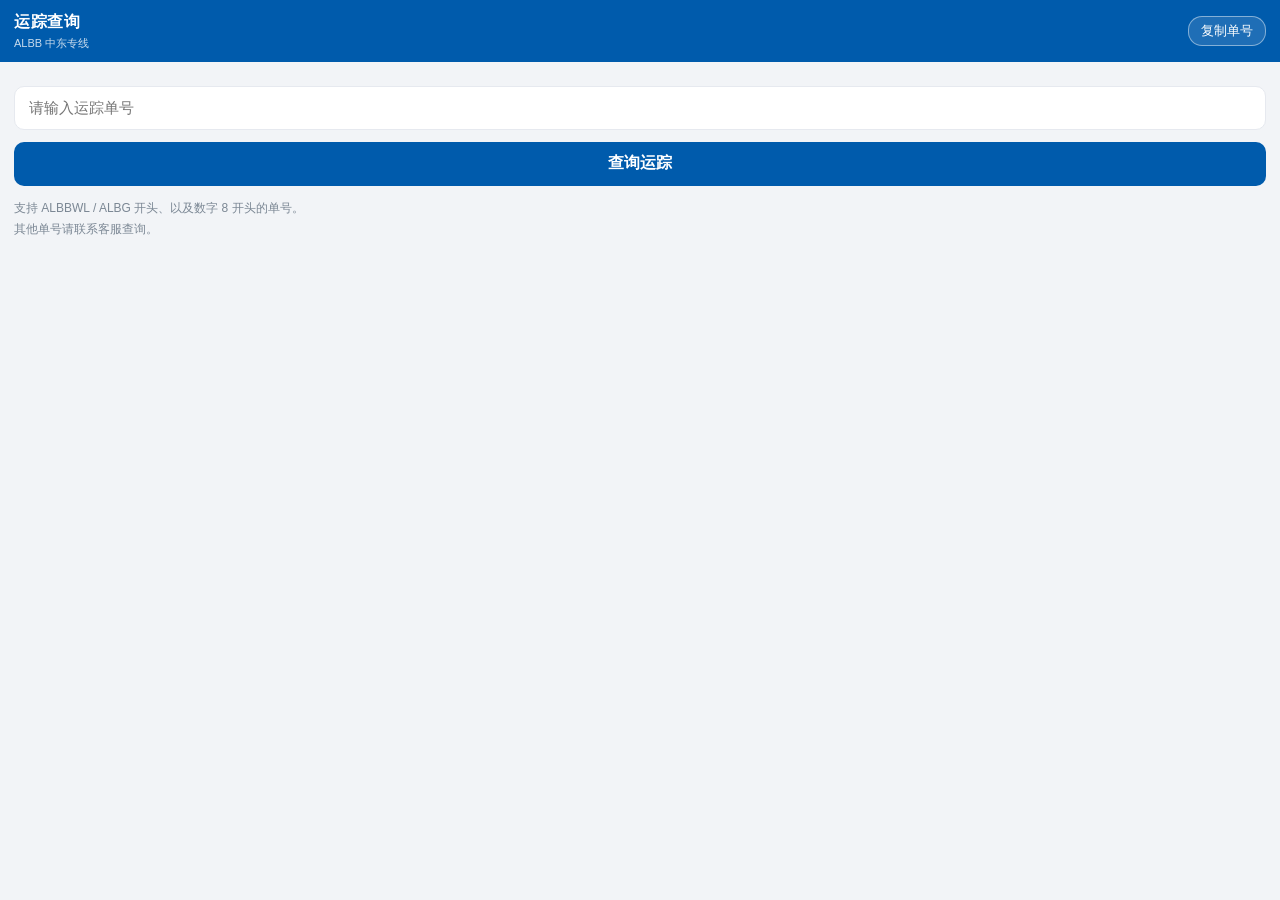
<file: track.html>
<!DOCTYPE html>
<html lang="zh-CN">
<head>
<meta charset="UTF-8">
<meta name="viewport" content="width=device-width, initial-scale=1.0, maximum-scale=1.0, viewport-fit=cover">
<title>运踪查询 | ALBB 中东专线</title>
<!-- 小程序 web-view 需要这个 JSSDK 才能调用返回等接口，必须在本页脚本之前加载 -->
<script src="https://res.wx.qq.com/open/js/jweixin-1.3.2.js"></script>
<style>
  :root {
    --brand: #005BAC;
    --brand-dark: #004785;
    --bg: #f2f4f7;
    --card: #ffffff;
    --line: #e6e9ef;
    --text: #1b2431;
    --muted: #7b8794;
  }
  * { margin: 0; padding: 0; box-sizing: border-box; -webkit-tap-highlight-color: transparent; }
  html, body { height: 100%; }
  body {
    font-family: -apple-system, BlinkMacSystemFont, "PingFang SC", "Microsoft YaHei", "Helvetica Neue", Arial, sans-serif;
    background: var(--bg);
    color: var(--text);
    font-size: 15px;
    line-height: 1.55;
    display: flex;
    flex-direction: column;
  }

  /* ---------- 顶栏 ---------- */
  .bar {
    background: var(--brand);
    color: #fff;
    padding: calc(env(safe-area-inset-top) + 10px) 14px 10px;
    display: flex;
    align-items: center;
    justify-content: space-between;
    gap: 10px;
    flex: none;
  }
  .bar-left { display: flex; align-items: center; gap: 10px; min-width: 0; }
  .icon-btn {
    width: 30px; height: 30px; flex: none;
    border: none; background: rgba(255,255,255,.16); color: #fff;
    border-radius: 50%; font-size: 17px; line-height: 1; cursor: pointer;
    display: none; align-items: center; justify-content: center;
  }
  .icon-btn.show { display: flex; }
  .bar-title { font-size: 16px; font-weight: 600; letter-spacing: .5px; }
  .bar-sub { font-size: 11px; opacity: .78; white-space: nowrap; overflow: hidden; text-overflow: ellipsis; }
  .copy-btn {
    flex: none;
    border: 1px solid rgba(255,255,255,.45);
    background: rgba(255,255,255,.12);
    color: #fff; font-size: 13px; padding: 5px 12px; border-radius: 14px; cursor: pointer;
  }
  .copy-btn:active { background: rgba(255,255,255,.28); }

  /* ---------- 单号条 ---------- */
  .no-bar {
    background: var(--card);
    border-bottom: 1px solid var(--line);
    padding: 10px 14px;
    display: flex; align-items: center; gap: 8px; flex: none;
    font-size: 13px; color: var(--muted);
  }
  .no-bar b { color: var(--text); font-size: 15px; letter-spacing: .4px; word-break: break-all; }
  .tag {
    margin-left: auto; flex: none;
    font-size: 11px; padding: 2px 8px; border-radius: 10px;
    background: #eaf3fb; color: var(--brand); border: 1px solid #cfe3f5;
  }

  /* ---------- 主体 ---------- */
  main { flex: 1; position: relative; overflow: hidden; display: flex; flex-direction: column; }
  iframe { flex: 1; width: 100%; border: none; background: #fff; display: block; }

  .scroll { flex: 1; overflow-y: auto; -webkit-overflow-scrolling: touch; padding: 12px 12px 24px; }

  .card {
    background: var(--card); border: 1px solid var(--line); border-radius: 12px;
    padding: 14px; margin-bottom: 12px;
  }
  .card-head { display: flex; align-items: baseline; gap: 8px; flex-wrap: wrap; }
  .card-code { font-size: 17px; font-weight: 700; letter-spacing: .3px; }
  .card-voy { font-size: 12px; color: var(--muted); margin-left: auto; }
  .card-voy b { color: #d93025; }

  /* 时间轴 */
  .timeline { margin-top: 12px; padding-left: 4px; }
  .node { position: relative; padding: 0 0 18px 20px; }
  .node:last-child { padding-bottom: 0; }
  .node::before {
    content: ""; position: absolute; left: 3px; top: 6px;
    width: 9px; height: 9px; border-radius: 50%; background: #c9d2dc;
  }
  .node.first::before { background: var(--brand); box-shadow: 0 0 0 3px rgba(0,91,172,.15); }
  .node::after {
    content: ""; position: absolute; left: 7px; top: 17px; bottom: 0; width: 1px; background: var(--line);
  }
  .node:last-child::after { display: none; }
  .node-time { font-size: 12px; color: var(--muted); font-variant-numeric: tabular-nums; }
  .node-zh { font-size: 15px; font-weight: 500; margin-top: 2px; }
  .node-en { font-size: 12px; color: var(--muted); margin-top: 2px; }
  .proofs { display: flex; gap: 6px; flex-wrap: wrap; margin-top: 6px; }
  .proofs img { width: 56px; height: 56px; object-fit: cover; border-radius: 6px; border: 1px solid var(--line); cursor: pointer; }

  .sub { background: #f7f9fb; border: 1px solid var(--line); border-radius: 10px; padding: 10px 12px; margin-bottom: 10px; }
  .sub .card-code { font-size: 15px; }

  /* 状态块 */
  .state { padding: 60px 20px; text-align: center; color: var(--muted); font-size: 14px; }
  .state .spin {
    width: 26px; height: 26px; margin: 0 auto 12px;
    border: 2px solid #dbe3ec; border-top-color: var(--brand);
    border-radius: 50%; animation: spin .8s linear infinite;
  }
  @keyframes spin { to { transform: rotate(360deg); } }
  .state.err { color: #d93025; }

  /* 无单号时的输入框 */
  .form { padding: 24px 14px; }
  .form input {
    width: 100%; height: 44px; padding: 0 14px; font-size: 15px;
    border: 1px solid var(--line); border-radius: 10px; background: #fff; color: var(--text);
  }
  .form button {
    margin-top: 12px; width: 100%; height: 44px; border: none; border-radius: 10px;
    background: var(--brand); color: #fff; font-size: 16px; font-weight: 600; cursor: pointer;
  }
  .form .hint { margin-top: 12px; font-size: 12px; color: var(--muted); line-height: 1.8; }

  .toast {
    position: fixed; left: 50%; bottom: 40px; transform: translateX(-50%);
    background: rgba(0,0,0,.82); color: #fff; font-size: 13px;
    padding: 8px 16px; border-radius: 18px; opacity: 0; transition: opacity .2s; pointer-events: none; z-index: 99;
  }
  .toast.show { opacity: 1; }
</style>
</head>
<body>

<div class="bar">
  <div class="bar-left">
    <button class="icon-btn" id="back">&#8249;</button>
    <div>
      <div class="bar-title">运踪查询</div>
      <div class="bar-sub" id="siteName">ALBB 中东专线</div>
    </div>
  </div>
  <button class="copy-btn" id="copy">复制单号</button>
</div>

<div class="no-bar" id="noBar" style="display:none">
  <span>单号</span><b id="noText"></b><span class="tag" id="siteTag"></span>
</div>

<main id="main"></main>

<div class="toast" id="toast"></div>

<script>
/* =========================================================================
 * ALBB 运踪中转页
 * -------------------------------------------------------------------------
 * 作用：微信小程序 web-view 只能打开「业务域名」，查询平台不是我们的域名、
 *       配不了业务域名，所以由本页（自有域名）作为入口，内部再去取真实轨迹。
 *
 * 三种取数方式：
 *   1. iframe  ：tracking.lxcn.com 支持 ?o=单号 服务端渲染，直接嵌进来就是结果页
 *   2. api    ：logistics.ontaskksad2d.com 无法用 URL 带单号，但它有开放接口且允许
 *              跨域，本页直接请求接口并渲染轨迹
 *   3. external：www.gulf56.com 目前只有 http（https 请求返回 502），https 页面不能加载
 *              http 内容（浏览器混合内容拦截），只能引导客户到浏览器查询。
 *              对方开通 https 后，把 GULF56.mode 改成 'iframe'、url 换成 https 即可。
 *
 * 用法：https://www.alibaba-log.com/track.html?no=单号
 * ========================================================================= */

var GULF56 = {
  key: 'gulf56',
  name: 'www.gulf56.com',
  mode: 'external',
  url: 'http://www.gulf56.com/'
};
var LXCN = {
  key: 'lxcn',
  name: 'tracking.lxcn.com',
  mode: 'iframe',
  url: 'https://tracking.lxcn.com/'
};
var ONTASK = {
  key: 'ontask',
  name: 'logistics.ontaskksad2d.com',
  mode: 'api',
  url: 'https://logistics.ontaskksad2d.com/#/home',
  api: 'https://logistics.ontaskksad2d.com/api1/logistic_sys/comm_order_tracking'
};

/* 匹配顺序：先长后短，避免 ALBBWL 被 ALBG 误判 */
function matchPlatform(no) {
  var s = (no || '').trim();
  if (!s) return null;
  if (/^ALBBWL/i.test(s)) return GULF56;
  if (/^ALBG/i.test(s)) return LXCN;
  if (/^8/.test(s)) return ONTASK;
  return null;
}

function qs(name) {
  var m = new RegExp('[?&]' + name + '=([^&]*)').exec(window.location.search);
  return m ? decodeURIComponent(m[1]) : '';
}

var $ = function (id) { return document.getElementById(id); };
var main = $('main');

function esc(s) {
  return String(s == null ? '' : s)
    .replace(/&/g, '&amp;').replace(/</g, '&lt;').replace(/>/g, '&gt;')
    .replace(/"/g, '&quot;');
}

function toast(msg) {
  var t = $('toast');
  t.textContent = msg;
  t.classList.add('show');
  clearTimeout(toast._t);
  toast._t = setTimeout(function () { t.classList.remove('show'); }, 1800);
}

function state(html, isErr) {
  main.innerHTML = '<div class="state' + (isErr ? ' err' : '') + '">' + html + '</div>';
}

function loading(text) {
  state('<div class="spin"></div>' + esc(text || '正在查询…'));
}

/* ---------------- 复制单号 ---------------- */
function copyText(text) {
  if (navigator.clipboard && navigator.clipboard.writeText) {
    navigator.clipboard.writeText(text).then(function () { toast('单号已复制'); }, fallback);
  } else { fallback(); }
  function fallback() {
    var ta = document.createElement('textarea');
    ta.value = text;
    ta.style.position = 'fixed';
    ta.style.opacity = '0';
    document.body.appendChild(ta);
    ta.select();
    try { document.execCommand('copy'); toast('单号已复制'); }
    catch (e) { toast('复制失败，请长按选择'); }
    document.body.removeChild(ta);
  }
}

/* ---------------- 方式一：iframe ---------------- */
function renderIframe(platform, no) {
  $('siteName').textContent = platform.name;
  $('siteTag').textContent = platform.name;
  main.innerHTML = '';
  var f = document.createElement('iframe');
  f.src = platform.url + '?o=' + encodeURIComponent(no);
  f.setAttribute('allow', 'geolocation');
  f.referrerPolicy = 'no-referrer';
  main.appendChild(f);
}

/* ---------------- 方式二：接口取数 ---------------- */
function fmtTime(s) {
  if (!s) return '';
  var d = new Date(s);
  if (isNaN(d.getTime())) return String(s);
  function p(n) { return (n < 10 ? '0' : '') + n; }
  return d.getFullYear() + '-' + p(d.getMonth() + 1) + '-' + p(d.getDate()) +
         ' ' + p(d.getHours()) + ':' + p(d.getMinutes());
}

function trackNodesHtml(list) {
  if (!Array.isArray(list) || !list.length) {
    return '<div style="color:#7b8794;font-size:13px;padding:6px 0">暂无轨迹信息</div>';
  }
  return '<div class="timeline">' + list.map(function (t, i) {
    var zh = t.processZh || t.processEn || '';
    var en = t.processEn || '';
    var proofs = Array.isArray(t.outProofUrl) ? t.outProofUrl.filter(Boolean) : [];
    var imgHtml = proofs.length
      ? '<div class="proofs">' + proofs.map(function (u) {
          return '<img src="' + esc(u) + '" onclick="window.open(\'' + esc(u) + '\')">';
        }).join('') + '</div>'
      : '';
    return '<div class="node' + (i === 0 ? ' first' : '') + '">' +
             '<div class="node-time">' + esc(fmtTime(t.timeDot)) + '</div>' +
             '<div class="node-zh">' + esc(zh) + '</div>' +
             (en && en !== zh ? '<div class="node-en">' + esc(en) + '</div>' : '') +
             imgHtml +
           '</div>';
  }).join('') + '</div>';
}

function itemHtml(item, isSub) {
  var code = item.orderCode || '';
  var voy = item.voyNo || '';
  var tracks = item.trackList || [];
  var head = '<div class="card-head">' +
      '<span class="card-code">' + esc(code) + '</span>' +
      (voy ? '<span class="card-voy">Voy No: <b>' + esc(voy) + '</b></span>' : '') +
    '</div>';
  var subs = '';
  if (Array.isArray(item.sendList) && item.sendList.length) {
    subs = item.sendList.map(function (s) { return itemHtml(s, true); }).join('');
  }
  var body = '<div class="timeline-wrap">' + (subs ? '<div class="sub-wrap">' + subs + '</div>' : '') + trackNodesHtml(tracks) + '</div>';
  return isSub
    ? '<div class="sub">' + head + body + '</div>'
    : '<div class="card">' + head + body + '</div>';
}

function renderApi(platform, no) {
  $('siteName').textContent = platform.name;
  $('siteTag').textContent = platform.name;
  loading('正在查询轨迹…');
  fetch(platform.api, {
    method: 'POST',
    headers: { 'Content-Type': 'application/json; charset=utf-8' },
    body: JSON.stringify({ orderCodes: [no] })
  })
    .then(function (r) {
      if (!r.ok) throw new Error('HTTP ' + r.status);
      return r.json();
    })
    .then(function (res) {
      var list = res && res.data ? res.data : [];
      if (!list.length) { state('未查询到该单号，请联系客服确认'); return; }
      main.innerHTML = '<div class="scroll">' + list.map(function (i) {
        return itemHtml(i, false);
      }).join('') + '</div>';
    })
    .catch(function (e) {
      state('查询失败，请稍后重试<br><span style="font-size:12px">' + esc(e.message || '') + '</span>', true);
    });
}

/* ---------------- 方式三：只有 http 的站点，引导到浏览器 ---------------- */
function renderExternal(platform, no) {
  $('siteName').textContent = platform.name;
  $('siteTag').textContent = platform.name;
  main.innerHTML =
    '<div class="scroll"><div class="card">' +
      '<div class="card-head"><span class="card-code">' + esc(no) + '</span></div>' +
      '<p style="margin-top:10px;font-size:14px;line-height:1.8;color:#5b6673">' +
        '该单号需在 <b>' + esc(platform.name) + '</b> 查询。<br>' +
        '该网站目前只提供 http 访问，小程序内无法直接展示，请在浏览器中打开后粘贴单号查询。' +
      '</p>' +
      '<button id="openSite" style="margin-top:14px;width:100%;height:44px;border:none;border-radius:10px;' +
        'background:#005BAC;color:#fff;font-size:16px;font-weight:600;cursor:pointer">' +
        '复制单号并打开查询网站</button>' +
    '</div></div>';
  $('openSite').onclick = function () {
    copyText(no);
    window.open(platform.url);
  };
}

/* ---------------- 入口 ---------------- */
function run(no) {
  no = (no || '').trim();
  if (!no) { renderForm(); return; }

  var platform = matchPlatform(no);
  $('noText').textContent = no;
  $('noBar').style.display = 'flex';
  $('copy').onclick = function () { copyText(no); };

  if (!platform) {
    state('暂不支持该单号，请联系客服查询', true);
    return;
  }
  if (platform.mode === 'iframe') renderIframe(platform, no);
  else if (platform.mode === 'api') renderApi(platform, no);
  else renderExternal(platform, no);
}

function renderForm() {
  $('noBar').style.display = 'none';
  main.innerHTML =
    '<div class="form">' +
      '<input id="noInput" placeholder="请输入运踪单号" autocomplete="off">' +
      '<button id="goBtn">查询运踪</button>' +
      '<div class="hint">支持 ALBBWL / ALBG 开头、以及数字 8 开头的单号。<br>其他单号请联系客服查询。</div>' +
    '</div>';
  var input = $('noInput');
  $('goBtn').onclick = function () {
    var v = input.value.trim();
    if (!v) { toast('请输入运踪单号'); return; }
    if (!matchPlatform(v)) { toast('暂不支持该单号，请联系客服查询'); return; }
    window.location.href = '?no=' + encodeURIComponent(v);
  };
  input.addEventListener('keydown', function (e) {
    if (e.key === 'Enter') $('goBtn').click();
  });
}

/* 小程序内打开时显示返回按钮 */
(function () {
  var inMini = /miniProgram/i.test(navigator.userAgent) ||
               (window.__wxjs_environment === 'miniprogram');
  if (inMini && typeof wx !== 'undefined' && wx.miniProgram) {
    var b = $('back');
    b.classList.add('show');
    b.onclick = function () { wx.miniProgram.navigateBack(); };
  }
})();

run(qs('no'));
</script>
</body>
</html>
</file>
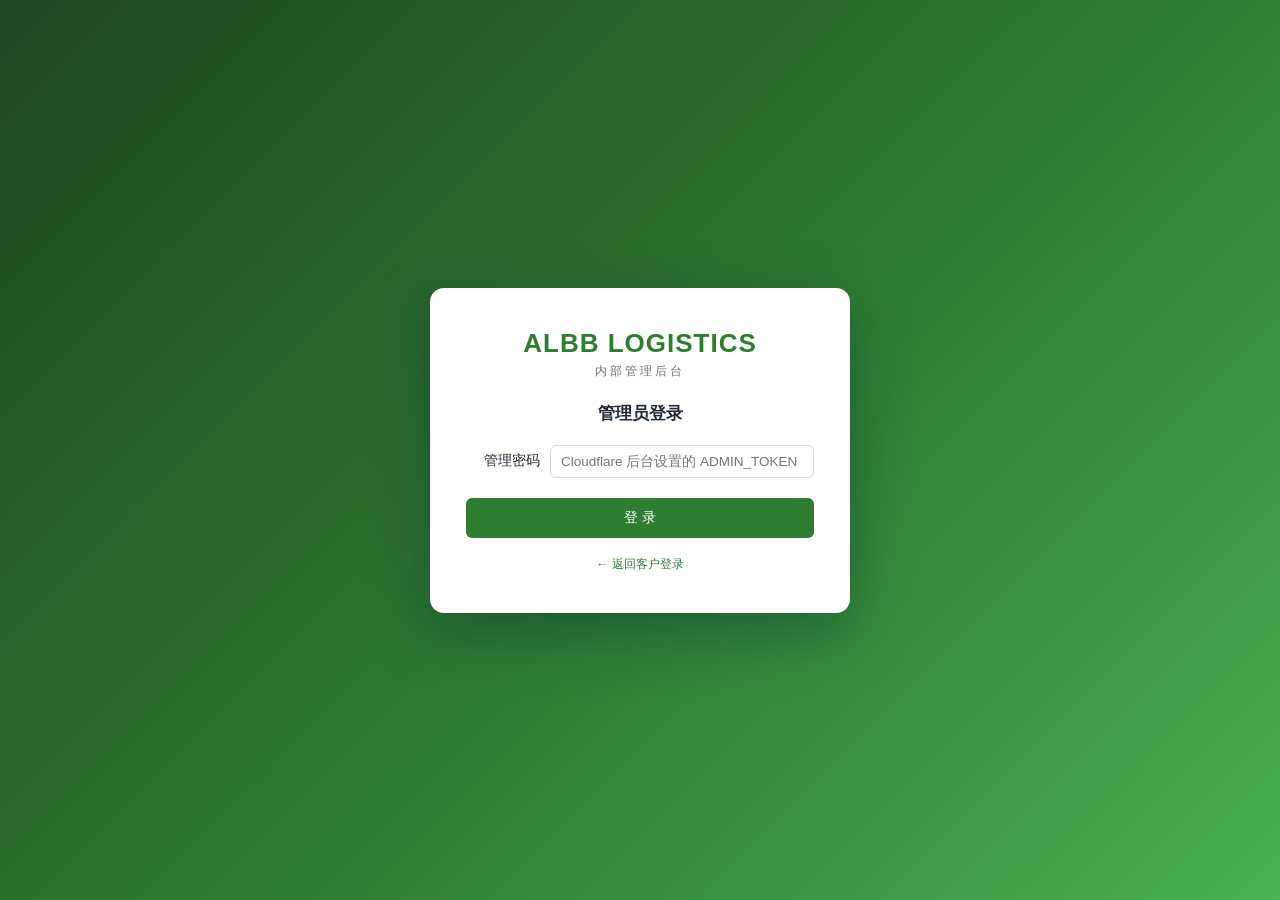
<file: order/admin.html>
<!DOCTYPE html>
<html lang="zh-CN">
<head>
  <meta charset="UTF-8" />
  <meta name="viewport" content="width=device-width, initial-scale=1.0" />
  <title>管理后台 · ALBB 客户下单系统</title>
  <link rel="stylesheet" href="css/style.css?v=1008" />
</head>
<body>
  <!-- ===== 登录界面 ===== -->
  <div class="login-wrap" id="loginView">
    <div class="login-card">
      <div class="login-logo">
        <div class="brand">ALBB LOGISTICS</div>
        <div class="sub">内部管理后台</div>
      </div>
      <h1>管理员登录</h1>
      <div class="field" style="margin-bottom: 20px">
        <label style="width: 74px">管理密码</label>
        <input id="adminPwd" type="password" placeholder="Cloudflare 后台设置的 ADMIN_TOKEN" />
      </div>
      <button class="btn" id="btnAdminLogin" style="width: 100%; justify-content: center; padding: 11px">登 录</button>
      <div class="login-foot"><a href="login.html">← 返回客户登录</a></div>
    </div>
  </div>

  <!-- ===== 管理界面 ===== -->
  <div class="layout" id="adminView" style="display: none">
    <aside class="sidebar">
      <div class="side-logo">
        <div class="brand">ALBB LOGISTICS</div>
        <div class="sub">内部管理后台</div>
      </div>
      <div class="side-group bar">☰ 管理菜单</div>
      <a class="side-link" data-view="orders" href="javascript:void(0)"><span class="ico">◉</span>订单管理</a>
      <a class="side-link" data-view="users" href="javascript:void(0)"><span class="ico">◉</span>客户账号</a>
      <a class="side-link" href="index.html"><span class="ico">⊕</span>代客下单</a>
      <div class="side-bottom">
        <button class="btn ghost sm" onclick="logout()">退出登录</button>
      </div>
    </aside>
    <div class="main">
      <div class="topbar">
        <div class="page-title" id="viewTitle">订单管理</div>
        <div class="user-box"><span class="badge orange">管理员</span></div>
      </div>
      <div class="content">
        <!-- 订单管理 -->
        <div id="view-orders">
          <div class="card" style="padding: 12px 16px; font-size: 13px" id="storageCard">
            存储用量：统计中…
          </div>
          <div class="tabs" id="adminTabs"></div>
          <div class="filters">
            <select id="aStatus">
              <option value="">订单状态</option>
              <option>待入仓</option><option>已入库</option><option>已出仓</option>
              <option>已发出</option><option>运输中</option><option>已到港</option>
              <option>清关中</option><option>派送中</option><option>派送完成</option>
              <option>签收</option><option>客户已接收</option>
            </select>
            <input id="aKeyword" placeholder="订单号 / 唛头 / 入仓号 / 客户代码 / 物流单号" style="width: 220px" />
            <button class="btn sm" onclick="loadAdminOrders()">🔍 搜索</button>
          </div>
          <div class="card table-wrap" style="padding: 8px 0 0">
            <table class="grid">
              <thead>
                <tr>
                  <th>#</th><th>客户</th><th>订单号</th><th>唛头 / 入仓号</th><th>频道</th>
                  <th>仓库</th><th>箱数</th><th>重量(KG)</th><th>计费重</th><th>单价</th>
                  <th>最新动态</th><th>签收时间</th><th>物流单号</th><th>操作</th>
                </tr>
              </thead>
              <tbody id="aOrdersBody"></tbody>
            </table>
          </div>
        </div>

        <!-- 客户账号 -->
        <div id="view-users" style="display: none">
          <div class="filters">
            <button class="btn sm orange" onclick="openUserModal()">＋ 开通客户账号</button>
            <button class="btn sm ghost" onclick="exportUsersExcel()">⬇ 导出 Excel</button>
            <span style="color:#6b7280;font-size:12.5px">勾选「全选」或个别客户后导出；未勾选则导出全部</span>
          </div>
          <div id="uWarn" style="display: none"></div>
          <div class="card table-wrap" style="padding: 8px 0 0">
            <table class="grid">
              <thead>
                <tr>
                  <th style="width:38px"><input type="checkbox" id="uSelAll" title="全选" onchange="toggleSelAll(this.checked)" /></th>
                  <th>#</th><th>客户代码</th><th>公司名称</th><th>联系人</th><th>电话</th>
                  <th>邮箱</th><th>微信</th><th>业务员</th><th>客户地址</th><th>开通日期</th>
                  <th>最近发货</th><th>状态</th><th>操作</th>
                </tr>
              </thead>
              <tbody id="aUsersBody"></tbody>
            </table>
          </div>
        </div>
      </div>
    </div>
  </div>

  <!-- 订单编辑弹窗 -->
  <div class="modal-mask" id="orderMask" style="display: none">
    <div class="modal" id="orderBox"></div>
  </div>
  <!-- 账号弹窗 -->
  <div class="modal-mask" id="userMask" style="display: none">
    <div class="modal" id="userBox" style="width: 560px"></div>
  </div>

  <script src="js/region.js?v=1008"></script>
  <script src="js/config.js?v=1008"></script>
  <script src="js/common.js?v=1008"></script>
  <script>
    const TOKEN_KEY = "albb_order_token";
    const USER_KEY = "albb_order_user";

    // ---------- 登录 ----------
    const savedToken = localStorage.getItem(TOKEN_KEY);
    const savedUser = getLoginUser();
    if (savedToken && savedUser && savedUser.role === "admin") showAdmin();

    document.getElementById("btnAdminLogin").addEventListener("click", async () => {
      try {
        const resp = await fetch(CFG.API_BASE + "/api/admin/login", {
          method: "POST",
          headers: { "Content-Type": "application/json" },
          body: JSON.stringify({ password: document.getElementById("adminPwd").value }),
        });
        const data = await resp.json();
        if (!resp.ok || !data.ok) throw new Error(data.error || "登录失败");
        saveLogin(data.token, { code: "ADMIN", role: "admin" });
        showAdmin();
      } catch (e) {
        alert(e.message);
      }
    });
    document.getElementById("adminPwd").addEventListener("keydown", (e) => {
      if (e.key === "Enter") document.getElementById("btnAdminLogin").click();
    });

    function showAdmin() {
      document.getElementById("loginView").style.display = "none";
      document.getElementById("adminView").style.display = "flex";
      loadAdminOrders();
      loadStorage();
      document.querySelectorAll(".side-link[data-view]").forEach((a) =>
        a.addEventListener("click", () => switchView(a.dataset.view))
      );
    }

    async function loadStorage() {
      try {
        const s = await api("/api/stats");
        const usedMB = s.bytes / 1024 / 1024;
        const quotaMB = s.quotaBytes / 1024 / 1024;
        const pct = Math.min(100, (s.bytes / s.quotaBytes) * 100);
        const color = pct > 80 ? "#dc2626" : pct > 60 ? "#f5a623" : "#16a34a";
        document.getElementById("storageCard").innerHTML = `
          <span style="color:#6b7280">附件存储用量（Cloudflare KV 免费额度 1GB，含订仓表/箱唛/签收凭证/证件）：</span>
          <b style="color:${color}">${usedMB.toFixed(1)} MB / ${quotaMB.toFixed(0)} MB（${pct.toFixed(1)}%）</b>
          <span style="color:#6b7280">　共 ${s.count} 个文件</span>
          ${pct > 80 ? '<div style="color:#dc2626;margin-top:6px">⚠️ 接近免费额度上限，建议开通 R2 或清理旧订单附件</div>' : ""}`;
      } catch (e) {
        document.getElementById("storageCard").textContent = "存储用量：读取失败（Worker 需为最新版本）";
      }
    }
    function switchView(v) {
      document.getElementById("view-orders").style.display = v === "orders" ? "block" : "none";
      document.getElementById("view-users").style.display = v === "users" ? "block" : "none";
      document.getElementById("viewTitle").textContent = v === "orders" ? "订单管理" : "客户账号";
      document.querySelectorAll(".side-link[data-view]").forEach((a) => a.classList.toggle("active", a.dataset.view === v));
      if (v === "users") loadUsers();
    }

    // ---------- 订单管理 ----------
    let curTab = "";
    let allOrders = {}; // id → 订单对象（打印唛头用）
    const tabsEl = document.getElementById("adminTabs");
    tabsEl.innerHTML =
      `<a class="tab${!curTab ? " active" : ""}" href="javascript:void(0)" data-ch="">全部</a>` +
      CHANNELS.map((c) => `<a class="tab" data-ch="${c.key}" href="javascript:void(0)">${c.name}</a>`).join("");
    tabsEl.querySelectorAll(".tab").forEach((t) =>
      t.addEventListener("click", () => {
        curTab = t.dataset.ch;
        tabsEl.querySelectorAll(".tab").forEach((x) => x.classList.toggle("active", x === t));
        loadAdminOrders();
      })
    );

    async function loadAdminOrders() {
      const body = document.getElementById("aOrdersBody");
      body.innerHTML = '<tr><td colspan="14" style="text-align:center;color:#6b7280;padding:30px">加载中…</td></tr>';
      try {
        const qs = new URLSearchParams();
        if (curTab) qs.set("channel", curTab);
        const data = await api("/api/orders?" + qs.toString());
        let orders = data.orders || [];
        const st = document.getElementById("aStatus").value;
        const kw = document.getElementById("aKeyword").value.trim().toUpperCase();
        if (st) orders = orders.filter((o) => o.status === st);
        if (kw)
          orders = orders.filter(
            (o) =>
              (o.orderNo || "").toUpperCase().includes(kw) ||
              (o.markingNo || "").toUpperCase().includes(kw) ||
              (o.code || "").toUpperCase().includes(kw) ||
              (o.trackingNo || "").toUpperCase().includes(kw)
          );
        allOrders = {};
        orders.forEach((o) => (allOrders[o.id] = o));
        body.innerHTML = orders.length
          ? orders
              .map(
                (o, i) => `<tr>
                  <td>${i + 1}</td>
                  <td><b>${esc(o.code)}</b></td>
                  <td><b style="color:#2e7d32">${esc(o.orderNo || o.asn || "-")}</b></td>
                  <td>${esc(o.markingNo || "-")}</td>
                  <td>${esc(channelName(o.channel))}</td>
                  <td>${esc(o.warehouse)}</td>
                  <td>${esc(o.pieces)}</td>
                  <td>${esc(o.weightKg || "-")}</td>
                  <td>${o.chargeWeight ? `<span class="badge">${esc(fmtPrice(o.chargeWeight))}</span>` : '<span class="badge gray">待录</span>'}</td>
                  <td>${o.unitPrice ? `<span class="badge">￥${esc(fmtPrice(o.unitPrice))}</span>` : "-"}</td>
                  <td><span class="status-pill s-${esc(o.status)}">${esc(o.status)}</span></td>
                  <td>${esc(o.signedTime || "-")}</td>
                  <td>${esc(o.trackingNo || "-")}</td>
                  <td>
                    <a href="javascript:void(0)" style="color:#e09612" onclick="openOrderEdit('${o.id}')">✏️ 录入/编辑</a>
                    &nbsp;<a href="javascript:void(0)" style="color:#2e7d32" onclick="printLabels(allOrders['${o.id}'])" title="打印外箱${markTerm(o)}（10×10cm）">🖨 ${markTerm(o)}</a>
                  </td>
                </tr>`
              )
              .join("")
          : '<tr><td colspan="14" style="text-align:center;color:#6b7280;padding:30px">暂无订单</td></tr>';
      } catch (e) {
        body.innerHTML = "";
        toast(e.message, "err");
      }
    }

    // 删除订单（仅管理员；弹窗二次确认，一经删除无法恢复）
    async function deleteOrder(id) {
      const o = allOrders[id];
      const label = o ? `${o.orderNo || o.asn || id}（${o.code} / ${channelName(o.channel)}）` : id;
      if (!confirm(`请确认是否删除此订单，一经删除将无法恢复！\n\n订单号：${label}\n\n删除后该订单及其附件（订仓表、箱唛、签收凭证等）将一并清除。`)) return;
      try {
        await api("/api/orders/" + id, { method: "DELETE" });
        toast("订单已删除", "ok");
        document.getElementById("orderMask").style.display = "none";
        loadOrders();
      } catch (e) {
        toast(e.message, "err");
      }
    }

    async function openOrderEdit(id) {
      try {
        const { order: o } = await api("/api/orders/" + id);
        const inp = (k, label, type = "text") =>
          `<div class="field" style="margin-bottom:12px"><label style="width:92px">${label}</label><input id="oe_${k}" type="${type}" value="${esc(o[k] ?? "")}" /></div>`;
        const sel = (k, label, opts) =>
          `<div class="field" style="margin-bottom:12px"><label style="width:92px">${label}</label><select id="oe_${k}">${opts
            .map((x) => `<option${o[k] === x ? " selected" : ""}>${x}</option>`)
            .join("")}</select></div>`;
        const attList = [
          ...(o.attachments || []),
          ...(o.attachmentKey ? [{ key: o.attachmentKey, name: o.attachmentName || "附件" }] : []),
        ];
        allOrders[o.id] = o;
        document.getElementById("orderBox").innerHTML = `
          <h3>录入订单 · <span style="color:#2e7d32">${esc(o.orderNo || o.asn || "-")}</span>（${esc(o.code)} / ${esc(channelName(o.channel))}）· ${markTerm(o)} ${esc(o.markingNo || "-")}</h3>
          <div class="form-grid">
            ${sel("status", "最新动态", ["待入仓", "已入库", "已出仓", "已发出", "运输中", "已到港", "清关中", "派送中", "派送完成", "签收", "客户已接收"])}
            ${inp("statusTime", "动态时间", "date")}
            ${inp("weightKg", "重量(KG)", "number")}
            ${inp("volumeCbm", "体积(CBM)", "number")}
            ${inp("chargeWeight", "计费重", "number")}
            ${inp("chargeVolume", "计费体积", "number")}
            ${inp("unitPrice", "单价(￥)", "number")}
            ${inp("deliveryFeeUnit", "派送费单价(￥)", "number")}
            ${inp("deliveryFeeQty", "派送费计费数量", "number")}
            ${inp("totalAmount", "总金额(￥，自动算)", "number")}
            ${inp("etaOut", "预计出仓", "date")}
            ${inp("signedTime", "签收时间", "date")}
            ${inp("trackingNo", "物流单号")}
            ${inp("warehouse", "交货仓库")}
            ${inp("signedNote", "签收备注")}
            ${inp("pieces", "箱数", "number")}
          </div>
          <div class="field" style="margin-bottom:12px"><label style="width:92px">备注</label><input id="oe_remark" value="${esc(o.remark || "")}" /></div>
          <p style="font-size:12px;color:#6b7280;margin-bottom:10px">
            发货渠道：${esc(channelName(o.channel))} · 仓库：${esc(o.warehouse || "-")} ·
            货物性质：${esc(o.goodsType || "-")} · 报关：${esc(o.customs || "-")} ·
            总件数：${esc(o.pieces || "-")}
          </p>
          <p style="font-size:12px;color:#16a34a;margin-bottom:10px">
            💡 总金额自动计算：运费（单价 × 计费重，无计费重时按计费体积）＋ 派送费（派送费单价 × 计费数量）。录入相关数字后总金额自动汇总，无需手填。
          </p>
          ${o.trackingNo ? `<p style="font-size:12px;color:#b45309;margin-bottom:10px">⚠️ 该订单已有物流单号：「最新动态」会按实际运踪每 15 分钟自动校正（手填的进度会被真实运踪覆盖，直至 派送完成/签收 终态）。如与运踪不符，请以运踪为准。</p>` : ""}
          <p style="font-size:12px;color:#6b7280;margin-bottom:10px">
            派送：${esc(o.deliveryMode || "-")} ${esc(o.deliveryCity || "-")} ${esc(o.deliveryType || "-")} ·
            ${o.deliveryAddress ? `派送地址：${esc(o.deliveryAddress)} · ` : ""}
            ${o.shortAddress ? `短地址：${esc(o.shortAddress)} · ` : ""}
            ${o.amazonRef ? `PO-Nr：${esc(o.amazonRef)} · ` : ""}
            ${o.amazonWh ? `FBA仓库号：${esc(o.amazonWh)} · ` : ""}
          </p>
          ${o.deliveryMode === "亚马逊" && Array.isArray(o.fbaRows) && o.fbaRows.length
            ? `<p style="font-size:12px;color:#6b7280;margin-bottom:10px">FBA 箱唛：${o.fbaRows
                .map(
                  (r) =>
                    `${esc(r.fbaNo)}（${esc(r.boxes)} 箱）${
                      r.fileKey
                        ? ` · <a style="color:#2e7d32" href="${fileUrl(r.fileKey)}" target="_blank">${esc(r.fileName || "箱唛文件")}</a>`
                        : ""
                    }`
                )
                .join("；")}</p>`
            : ""}
          <p style="font-size:12px;color:#6b7280;margin-bottom:10px">
            附件（${attList.length}）：
            ${attList.length
              ? attList
                  .map(
                    (a) =>
                      `<a style="color:#2e7d32;margin-right:10px" href="${fileUrl(a.key)}" target="_blank">${esc(a.name)}${
                        a.size ? `<span style="color:#9ca3af">(${fmtSize(a.size)})</span>` : ""
                      }</a>`
                  )
                  .join("")
              : "无"}
          </p>
          <div class="field" style="margin-bottom:10px">
            <label style="width:92px">签收凭证</label>
            <div style="flex: 1">
              ${o.podKey ? `<div style="margin-bottom:6px;font-size:13px">当前：<a style="color:#2e7d32" href="${fileUrl(o.podKey)}" target="_blank">${esc(o.podName || "查看签收凭证")}</a>（不选新文件则保持不变）</div>` : ""}
              <input type="file" id="oe_podFile" accept=".pdf,.png,.jpg,.jpeg" style="font-size: 13px" />
              <div class="hint">支持 PDF / 图片（图片自动压缩），保存后自动同步到客户界面「订单详情 · 签收凭证」</div>
            </div>
          </div>
          <div class="modal-foot">
            <button class="btn ghost" style="color:#dc2626;border-color:#fca5a5" onclick="deleteOrder('${o.id}')">🗑 删除订单</button>
            <button class="btn ghost" onclick="printLabels(allOrders['${o.id}'])">🖨 打印${markTerm(o)}</button>
            <button class="btn ghost" onclick="document.getElementById('orderMask').style.display='none'">取消</button>
            <button class="btn orange" id="oeSave">✔ 保存</button>
          </div>`;
        document.getElementById("orderMask").style.display = "flex";
        // —— 总金额自动计算：运费(单价×计费重/计费体积) + 派送费(单价×计费数量) ——
        const calcTotal = () => {
          const numv = (k) => (document.getElementById("oe_" + k).value === "" ? 0 : Number(document.getElementById("oe_" + k).value));
          const cw = numv("chargeWeight"), cv = numv("chargeVolume"), up = numv("unitPrice");
          const dU = numv("deliveryFeeUnit"), dQ = numv("deliveryFeeQty");
          const freight = up > 0 && (cw > 0 || cv > 0) ? up * (cw > 0 ? cw : cv) : 0;
          const dfee = dU > 0 && dQ > 0 ? dU * dQ : 0;
          document.getElementById("oe_totalAmount").value = freight > 0 || dfee > 0 ? Math.round((freight + dfee) * 100) / 100 : "";
        };
        ["unitPrice", "chargeWeight", "chargeVolume", "deliveryFeeUnit", "deliveryFeeQty"].forEach((k) =>
          document.getElementById("oe_" + k).addEventListener("input", calcTotal)
        );
        calcTotal();
        document.getElementById("oeSave").addEventListener("click", async () => {
          const val = (k) => document.getElementById("oe_" + k).value;
          const num = (k) => (val(k) === "" ? 0 : Number(val(k)));
          const btn = document.getElementById("oeSave");
          try {
            btn.disabled = true;
            // 签收凭证上传（管理员代客户传，同步到客户界面）
            let podKey = o.podKey || "", podName = o.podName || "";
            const podFile = document.getElementById("oe_podFile").files[0];
            if (podFile) {
              const up = await uploadOne(podFile, (msg) => {
                btn.textContent = msg;
              }, { code: o.code });
              podKey = up.key;
              podName = up.name;
            }
            await api("/api/orders/" + id, {
              method: "PUT",
              body: {
                status: val("status"),
                statusTime: val("statusTime"),
                weightKg: num("weightKg"),
                volumeCbm: num("volumeCbm"),
                chargeWeight: num("chargeWeight"),
                chargeVolume: num("chargeVolume"),
                unitPrice: num("unitPrice"),
                deliveryFeeUnit: num("deliveryFeeUnit"),
                deliveryFeeQty: num("deliveryFeeQty"),
                totalAmount: num("totalAmount"),
                etaOut: val("etaOut"),
                signedTime: val("signedTime"),
                signedNote: val("signedNote"),
                trackingNo: val("trackingNo"),
                warehouse: val("warehouse"),
                pieces: num("pieces"),
                remark: val("remark"),
                podKey,
                podName,
              },
            });
            toast("保存成功", "ok");
            document.getElementById("orderMask").style.display = "none";
            loadAdminOrders();
          } catch (e) {
            toast(e.message, "err");
          }
          btn.disabled = false;
          btn.textContent = "✔ 保存";
        });
      } catch (e) {
        toast(e.message, "err");
      }
    }
    // 订单弹窗不绑定「点击遮罩关闭」：误点弹窗外部会导致整单录入内容丢失，只能用「取消」按钮关闭

    // ---------- 客户账号 ----------
    let USERS_CACHE = []; // 客户列表（含最近发货/预警计算结果），导出 Excel 用
    const STALE_DAYS = 90; // 超过 90 天未发货 → 红色预警

    /** 解析 YYYY-MM-DD / YYYY-MM-DD HH:mm 为时间戳（按北京时间），失败返回 0 */
    function parseBJRough(s) {
      if (!s) return 0;
      const t = String(s).trim().replace(" ", "T");
      const iso = /^\d{4}-\d{2}-\d{2}$/.test(t) ? t + "T00:00:00+08:00" : t + "+08:00";
      const v = Date.parse(iso);
      return isNaN(v) ? 0 : v;
    }

    async function loadUsers() {
      const body = document.getElementById("aUsersBody");
      body.innerHTML = '<tr><td colspan="14" style="text-align:center;color:#6b7280;padding:30px">加载中…</td></tr>';
      try {
        // 同时取客户列表与全部订单，用于计算每个客户的「最近发货」日期
        const [ur, or] = await Promise.all([api("/api/users"), api("/api/orders")]);
        const users = ur.users || [];
        const lastMap = {}; // 客户代码 → 最近下单时间
        (or.orders || []).forEach((o) => {
          const c = String(o.code || "").toUpperCase();
          if (!c) return;
          const t = o.createdAtTs || parseBJRough(o.createdAt);
          if (!lastMap[c] || t > lastMap[c]) lastMap[c] = t;
        });
        const NOW = Date.now();
        USERS_CACHE = users.map((u) => {
          const lastTs = lastMap[String(u.code || "").toUpperCase()] || 0;
          const days = lastTs ? Math.floor((NOW - lastTs) / 86400000) : null;
          const stale = !lastTs || days > STALE_DAYS; // 从未发货 或 超过 90 天
          return Object.assign({}, u, { _lastTs: lastTs, _days: days, _stale: stale });
        });

        // 顶部预警横幅
        const staleList = USERS_CACHE.filter((u) => u._stale);
        const warnEl = document.getElementById("uWarn");
        if (staleList.length) {
          warnEl.style.display = "block";
          warnEl.style.cssText =
            "display:block;margin-bottom:12px;padding:10px 14px;border-radius:8px;background:#fef2f2;border:1px solid #fecaca;color:#b91c1c;font-size:13px;line-height:1.8";
          warnEl.innerHTML =
            `⚠️ <b>有 ${staleList.length} 位客户超过 3 个月未发货</b>（共 ${USERS_CACHE.length} 位）：` +
            staleList
              .map((u) => `<b>${esc(u.code)}</b>${u._days === null ? "（从未发货）" : `（${u._days} 天）`}`)
              .join("、");
        } else {
          warnEl.style.display = "none";
          warnEl.innerHTML = "";
        }

        const selAll = document.getElementById("uSelAll");
        if (selAll) selAll.checked = false;
        body.innerHTML = USERS_CACHE.length
          ? USERS_CACHE.map((u, i) => {
              const red = u._stale;
              const lastTxt = u._days === null ? "从未发货" : `${new Date(u._lastTs).toISOString().slice(0, 10)}（${u._days} 天前）`;
              return `<tr${red ? ' style="background:#fff7f7"' : ""}>
                  <td><input type="checkbox" class="uChk" value="${esc(u.code)}" onchange="syncSelAll()" /></td>
                  <td>${i + 1}</td>
                  <td><b${red ? ' style="color:#dc2626"' : ""}>${esc(u.code)}</b>${red ? ' <span title="超过 3 个月未发货">⚠️</span>' : ""}</td>
                  <td>${esc(u.company || "-")}</td>
                  <td>${esc(u.contact || "-")}</td>
                  <td>${esc(u.phone || "-")}</td>
                  <td>${esc(u.email || "-")}</td>
                  <td>${esc(u.wechat || "-")}</td>
                  <td>${esc(u.salesperson || "-")}</td>
                  <td style="max-width:200px;overflow:hidden;text-overflow:ellipsis" title="${esc(u.address || "")}">${esc(u.address || "-")}</td>
                  <td>${esc(u.createdAt || "-")}</td>
                  <td${red ? ' style="color:#dc2626;font-weight:600;white-space:nowrap"' : ' style="white-space:nowrap"'}>${lastTxt}${red ? " ⚠" : ""}</td>
                  <td>${u.disabled ? '<span class="badge gray">已停用</span>' : '<span class="badge green">正常</span>'}</td>
                  <td>
                    <a href="javascript:void(0)" style="color:#2e7d32" onclick="resetPwd('${u.code}')">重置密码</a>
                    &nbsp;
                    <a href="javascript:void(0)" style="color:#e09612" onclick="openProfileEdit('${u.code}')">✏️ 编辑资料</a>
                    &nbsp;
                    <a href="javascript:void(0)" style="color:${u.disabled ? "#16a34a" : "#dc2626"}" onclick="toggleUser('${u.code}',${u.disabled})">${u.disabled ? "启用" : "停用"}</a>
                  </td>
                </tr>`;
            }).join("")
          : '<tr><td colspan="14" style="text-align:center;color:#6b7280;padding:30px">还没有客户账号，点击上方「＋ 开通客户账号」</td></tr>';
      } catch (e) {
        body.innerHTML = "";
        toast(e.message, "err");
      }
    }

    /** 表头「全选」 */
    function toggleSelAll(on) {
      document.querySelectorAll("#aUsersBody .uChk").forEach((c) => (c.checked = !!on));
    }
    /** 单行勾选变化 → 同步表头全选状态 */
    function syncSelAll() {
      const all = [...document.querySelectorAll("#aUsersBody .uChk")];
      const checked = all.filter((c) => c.checked).length;
      const selAll = document.getElementById("uSelAll");
      if (selAll) {
        selAll.checked = all.length > 0 && checked === all.length;
        selAll.indeterminate = checked > 0 && checked < all.length;
      }
    }

    /** 导出客户资料为 Excel（勾选优先；未勾选则导出全部） */
    function exportUsersExcel() {
      if (!USERS_CACHE.length) return toast("没有可导出的客户", "err");
      const checked = [...document.querySelectorAll("#aUsersBody .uChk:checked")].map((c) => c.value);
      const targets = checked.length ? USERS_CACHE.filter((u) => checked.includes(u.code)) : USERS_CACHE;
      const head = [
        "序号", "客户代码", "公司名称", "联系人", "电话", "邮箱", "微信", "业务员",
        "客户地址", "开通日期", "最近发货日期", "距今天数", "预警", "状态",
      ];
      const rows = [head].concat(
        targets.map((u, i) => [
          i + 1,
          u.code || "",
          u.company || "",
          u.contact || "",
          u.phone || "",
          u.email || "",
          u.wechat || "",
          u.salesperson || "",
          u.address || "",
          u.createdAt || "",
          u._days === null ? "" : new Date(u._lastTs).toISOString().slice(0, 10),
          u._days === null ? "" : u._days,
          u._stale ? "超过3个月未发货" : "",
          u.disabled ? "已停用" : "正常",
        ])
      );
      const d = new Date();
      const ymd = `${d.getFullYear()}${String(d.getMonth() + 1).padStart(2, "0")}${String(d.getDate()).padStart(2, "0")}`;
      downloadXlsx(
        `ALBB客户资料_${ymd}${checked.length ? "_勾选" : "_全部"}.xlsx`,
        "客户资料",
        rows,
        [6, 16, 24, 12, 16, 22, 16, 12, 34, 12, 14, 10, 18, 10]
      );
      toast(`已导出 ${targets.length} 位客户`, "ok");
    }

    // ---------- 省市区联动选择（快速录入客户地址，参考顺丰下单方式） ----------
    const REGION = window.REGION_DATA || {};
    const PROVINCES = window.PROVINCES || Object.keys(REGION);

    /** 在容器内生成 省/市/区 三级联动下拉，返回 {get(), set()} */
    function makeRegionSelects(containerId, preset = {}) {
      const box = document.getElementById(containerId);
      if (!box) return { get: () => ({}), set: () => {} };
      box.innerHTML = `
        <select id="${containerId}_prov" style="flex:1"><option value="">省 / 直辖市</option>${PROVINCES.map(
        (p) => `<option${preset.province === p ? " selected" : ""}>${esc(p)}</option>`
      ).join("")}</select>
        <select id="${containerId}_city" style="flex:1"><option value="">市</option></select>
        <select id="${containerId}_dist" style="flex:1"><option value="">区 / 县</option></select>`;
      const prov = document.getElementById(`${containerId}_prov`);
      const city = document.getElementById(`${containerId}_city`);
      const dist = document.getElementById(`${containerId}_dist`);
      const fillCity = (keep) => {
        const cities = Object.keys(REGION[prov.value] || {});
        city.innerHTML = `<option value="">市</option>${cities.map((c) => `<option${keep === c ? " selected" : ""}>${esc(c)}</option>`).join("")}`;
        fillDist();
      };
      const fillDist = (keep) => {
        const areas = (REGION[prov.value] || {})[city.value] || [];
        dist.innerHTML = `<option value="">区 / 县</option>${areas.map((a) => `<option${keep === a ? " selected" : ""}>${esc(a)}</option>`).join("")}`;
      };
      prov.addEventListener("change", () => fillCity());
      city.addEventListener("change", () => fillDist());
      if (preset.province) fillCity(preset.city);
      if (preset.province && preset.district) dist.value = preset.district;
      return {
        get: () => ({ province: prov.value, city: city.value, district: dist.value }),
        set: (p = {}) => {
          prov.value = p.province || "";
          fillCity(p.city);
          dist.value = p.district || "";
        },
      };
    }

    function openUserModal() {
      document.getElementById("userBox").innerHTML = `
        <h3>开通客户账号</h3>
        <div class="form-grid">
          <div class="field" style="margin-bottom:12px"><label style="width:80px" class="req">客户代码</label><input id="nu_code" placeholder="例如 ALBG0001" /></div>
          <div class="field" style="margin-bottom:12px"><label style="width:80px" class="req">初始密码</label><input id="nu_password" placeholder="至少 6 位" /></div>
          <div class="field" style="margin-bottom:12px"><label style="width:80px">公司名称</label><input id="nu_company" /></div>
          <div class="field" style="margin-bottom:12px"><label style="width:80px">联系人</label><input id="nu_contact" /></div>
          <div class="field" style="margin-bottom:12px"><label style="width:80px">电话</label><input id="nu_phone" /></div>
          <div class="field" style="margin-bottom:12px"><label style="width:80px">邮箱</label><input id="nu_email" /></div>
          <div class="field" style="margin-bottom:12px"><label style="width:80px">微信</label><input id="nu_wechat" /></div>
          <div class="field" style="margin-bottom:12px"><label style="width:80px">业务员</label><input id="nu_salesperson" placeholder="归属业务员姓名（用于业绩统计）" /></div>
        </div>
        <div class="field" style="margin-bottom:8px;align-items:flex-start">
          <label style="width:80px;padding-top:8px">客户地址</label>
          <div style="flex:1">
            <div id="nu_region" style="display:flex;gap:8px"></div>
            <input id="nu_addressDetail" placeholder="详细地址（街道、门牌号等）" style="margin-top:8px" />
          </div>
        </div>
        <div class="modal-foot">
          <button class="btn ghost" onclick="document.getElementById('userMask').style.display='none'">取消</button>
          <button class="btn orange" id="nuSave">✔ 开通</button>
        </div>`;
      document.getElementById("userMask").style.display = "flex";
      const nuRegion = makeRegionSelects("nu_region");
      document.getElementById("nuSave").addEventListener("click", async () => {
        try {
          const rg = nuRegion.get();
          await api("/api/users", {
            method: "POST",
            body: {
              code: document.getElementById("nu_code").value,
              password: document.getElementById("nu_password").value,
              company: document.getElementById("nu_company").value,
              contact: document.getElementById("nu_contact").value,
              phone: document.getElementById("nu_phone").value,
              email: document.getElementById("nu_email").value,
              wechat: document.getElementById("nu_wechat").value,
              salesperson: document.getElementById("nu_salesperson").value,
              province: rg.province,
              city: rg.city,
              district: rg.district,
              addressDetail: document.getElementById("nu_addressDetail").value,
            },
          });
          toast("账号已开通", "ok");
          document.getElementById("userMask").style.display = "none";
          loadUsers();
        } catch (e) {
          toast(e.message, "err");
        }
      });
    }

    // 编辑客户公司资料（只有管理员能改）
    async function openProfileEdit(code) {
      let u = null;
      try {
        const { users } = await api("/api/users");
        u = (users || []).find((x) => x.code === code);
      } catch (e) {
        return toast(e.message, "err");
      }
      if (!u) return toast("未找到该客户", "err");
      document.getElementById("userBox").innerHTML = `
        <h3>编辑公司资料 · ${esc(code)}</h3>
        <p style="font-size:12px;color:#6b7280;margin-bottom:10px">客户侧只读，修改后立即生效。</p>
        <div class="form-grid">
          <div class="field" style="margin-bottom:12px"><label style="width:80px">客户代码</label><input value="${esc(code)}" readonly style="background:#f3f4f6;color:#6b7280" title="客户代码是登录账号，开通后不可修改" /></div>
          <div class="field" style="margin-bottom:12px"><label style="width:80px">开通日期</label><input value="${esc(u.createdAt || "-")}" readonly style="background:#f3f4f6;color:#6b7280" /></div>
          <div class="field" style="margin-bottom:12px"><label style="width:80px">公司名称</label><input id="pe_company" value="${esc(u.company || "")}" /></div>
          <div class="field" style="margin-bottom:12px"><label style="width:80px">公司简称</label><input id="pe_shortName" value="${esc(u.shortName || "")}" /></div>
          <div class="field" style="margin-bottom:12px"><label style="width:80px">联系人</label><input id="pe_contact" value="${esc(u.contact || "")}" /></div>
          <div class="field" style="margin-bottom:12px"><label style="width:80px">电话</label><input id="pe_phone" value="${esc(u.phone || "")}" /></div>
          <div class="field" style="margin-bottom:12px"><label style="width:80px">邮箱</label><input id="pe_email" value="${esc(u.email || "")}" /></div>
          <div class="field" style="margin-bottom:12px"><label style="width:80px">微信</label><input id="pe_wechat" value="${esc(u.wechat || "")}" /></div>
          <div class="field" style="margin-bottom:12px"><label style="width:80px">业务员</label><input id="pe_salesperson" value="${esc(u.salesperson || "")}" placeholder="归属业务员姓名（用于业绩统计）" /></div>
        </div>
        <div class="field" style="margin-bottom:8px;align-items:flex-start">
          <label style="width:80px;padding-top:8px">客户地址</label>
          <div style="flex:1">
            <div id="pe_region" style="display:flex;gap:8px"></div>
            <input id="pe_addressDetail" value="${esc(u.addressDetail || "")}" placeholder="详细地址（街道、门牌号等）" style="margin-top:8px" />
          </div>
        </div>
        <div class="field" style="margin-bottom:12px"><label style="width:80px">证件</label>
          <div style="flex:1">
            <input type="file" id="pe_idFile" accept=".pdf,.png,.jpg,.jpeg" style="font-size:13px" />
            <div class="hint" id="pe_idHint">${u.idFileKey ? `当前：<a style="color:#2e7d32" href="${fileUrl(u.idFileKey)}" target="_blank">${esc(u.idFileName || "查看")}</a>（不选则保持不变）` : "未上传，可选一个文件上传"}</div>
          </div>
        </div>
        <div class="modal-foot">
          <button class="btn ghost" onclick="document.getElementById('userMask').style.display='none'">取消</button>
          <button class="btn orange" id="peSave">✔ 保存</button>
        </div>`;
      document.getElementById("userMask").style.display = "flex";
      const peRegion = makeRegionSelects("pe_region", { province: u.province, city: u.city, district: u.district });
      document.getElementById("peSave").addEventListener("click", async () => {
        const btn = document.getElementById("peSave");
        btn.disabled = true;
        try {
          const rg = peRegion.get();
          const body = {
            company: document.getElementById("pe_company").value,
            shortName: document.getElementById("pe_shortName").value,
            contact: document.getElementById("pe_contact").value,
            phone: document.getElementById("pe_phone").value,
            email: document.getElementById("pe_email").value,
            wechat: document.getElementById("pe_wechat").value,
            salesperson: document.getElementById("pe_salesperson").value,
            province: rg.province,
            city: rg.city,
            district: rg.district,
            addressDetail: document.getElementById("pe_addressDetail").value,
          };
          const f = document.getElementById("pe_idFile").files[0];
          if (f) {
            btn.textContent = "上传证件中…";
            const up = await uploadOne(f);
            body.idFileKey = up.key;
            body.idFileName = up.name;
          }
          await api("/api/users/" + encodeURIComponent(code), { method: "PUT", body });
          toast("资料已更新", "ok");
          document.getElementById("userMask").style.display = "none";
          loadUsers();
        } catch (e) {
          toast(e.message, "err");
        }
        btn.disabled = false;
        btn.textContent = "✔ 保存";
      });
    }

    async function resetPwd(code) {
      const pwd = prompt(`为 ${code} 设置新密码（至少 6 位）：`);      if (!pwd) return;
      try {
        await api("/api/users/" + code, { method: "PUT", body: { password: pwd } });
        toast("密码已重置", "ok");
      } catch (e) {
        toast(e.message, "err");
      }
    }
    async function toggleUser(code, disabled) {
      try {
        await api("/api/users/" + code, { method: "PUT", body: { disabled: !disabled } });
        loadUsers();
      } catch (e) {
        toast(e.message, "err");
      }
    }
    // 客户账号弹窗不绑定「点击遮罩关闭」：误点弹窗外部会导致填写内容全部丢失，只能用「取消」按钮关闭
  </script>
</body>
</html>
</file>
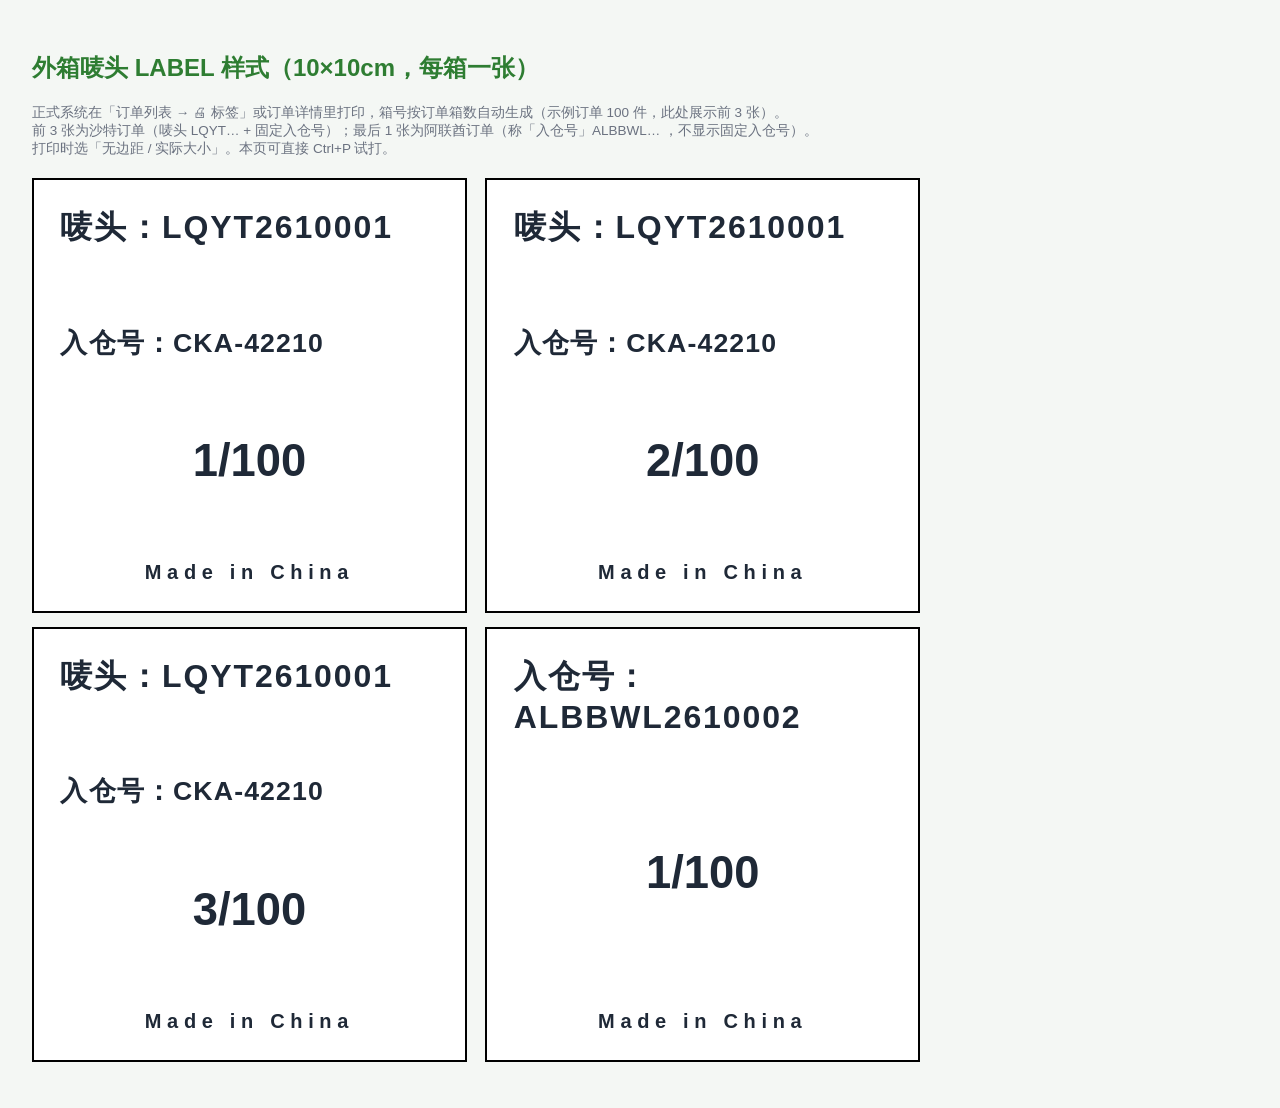
<file: order/label-demo.html>
<!DOCTYPE html>
<html lang="zh-CN">
<head>
  <meta charset="UTF-8" />
  <meta name="viewport" content="width=device-width, initial-scale=1.0" />
  <title>唛头 LABEL 样式预览 · ALBB</title>
  <style>
    body { font-family: "Microsoft YaHei", sans-serif; background: #f4f7f4; padding: 24px; color: #1f2937; }
    h2 { color: #2e7d32; }
    p.tip { color: #6b7280; font-size: 13.5px; margin-bottom: 20px; }
    .lbl {
      width: 100mm; height: 100mm; padding: 7mm;
      border: 0.6mm solid #000; background: #fff;
      display: flex; flex-direction: column; justify-content: space-between;
      display: inline-flex; margin: 0 14px 14px 0; vertical-align: top;
    }
    .row1 { font-size: 24pt; font-weight: 700; letter-spacing: 0.5mm; }
    .row2 { font-size: 20pt; font-weight: 700; letter-spacing: 0.3mm; white-space: nowrap; }
    .boxno { font-size: 34pt; font-weight: 800; text-align: center; }
    .mic { font-size: 15pt; font-weight: 600; text-align: center; letter-spacing: 1.5mm; }
    @media print {
      body { background: #fff; padding: 0; }
      h2, p.tip { display: none; }
      .lbl { border: 0.6mm solid #000; margin: 0; page-break-after: always; }
      @page { size: 100mm 100mm; margin: 0; }
    }
  </style>
</head>
<body>
  <h2>外箱唛头 LABEL 样式（10×10cm，每箱一张）</h2>
  <p class="tip">
    正式系统在「订单列表 → 🖨 标签」或订单详情里打印，箱号按订单箱数自动生成（示例订单 100 件，此处展示前 3 张）。<br />
    前 3 张为沙特订单（唛头 LQYT… + 固定入仓号）；最后 1 张为阿联酋订单（称「入仓号」ALBBWL… ，不显示固定入仓号）。<br />
    打印时选「无边距 / 实际大小」。本页可直接 Ctrl+P 试打。
  </p>
  <div class="lbl">
    <div class="row1">唛头：LQYT2610001</div>
    <div class="row2">入仓号：CKA-42210</div>
    <div class="boxno">1/100</div>
    <div class="mic">Made in China</div>
  </div>
  <div class="lbl">
    <div class="row1">唛头：LQYT2610001</div>
    <div class="row2">入仓号：CKA-42210</div>
    <div class="boxno">2/100</div>
    <div class="mic">Made in China</div>
  </div>
  <div class="lbl">
    <div class="row1">唛头：LQYT2610001</div>
    <div class="row2">入仓号：CKA-42210</div>
    <div class="boxno">3/100</div>
    <div class="mic">Made in China</div>
  </div>
  <div class="lbl">
    <div class="row1">入仓号：ALBBWL2610002</div>
    <div class="boxno">1/100</div>
    <div class="mic">Made in China</div>
  </div>
</body>
</html>
</file>
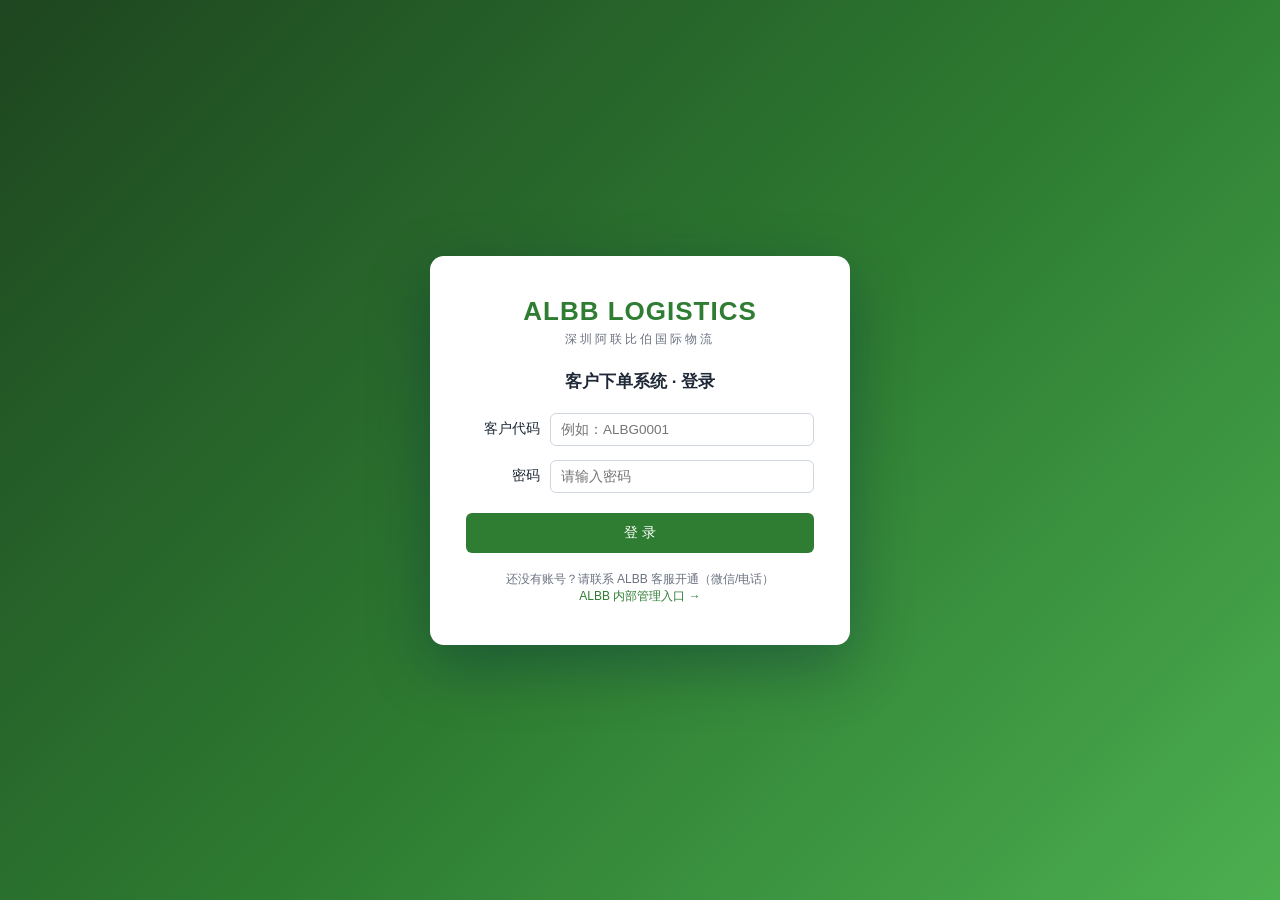
<file: order/list.html>
<!DOCTYPE html>
<html lang="zh-CN">
<head>
  <meta charset="UTF-8" />
  <meta name="viewport" content="width=device-width, initial-scale=1.0" />
  <title>订单列表 · ALBB 客户下单系统</title>
  <link rel="stylesheet" href="css/style.css?v=1006" />
</head>
<body>
  <div class="layout">
    <aside class="sidebar" id="sidebar"></aside>
    <div class="main">
      <div class="topbar" id="topbar"></div>
      <div class="content">
        <div class="tabs" id="tabs"></div>
        <div class="filters">
          <input type="date" id="fFrom" title="下单日期从" />
          <span style="color: #9ca3af">to</span>
          <input type="date" id="fTo" title="下单日期至" />
          <select id="fStatus">
            <option value="">订单状态</option>
            <option>待入仓</option><option>已入库</option><option>已出仓</option>
            <option>已发出</option><option>运输中</option><option>已到港</option>
            <option>清关中</option><option>派送中</option><option>派送完成</option>
            <option>签收</option><option>客户已接收</option>
          </select>
          <input id="fKeyword" placeholder="订单号 / 唛头 / 入仓号 / 物流单号" style="width: 190px" />
          <button class="btn sm" onclick="loadOrders()">🔍 搜索</button>
          <button class="btn sm orange" onclick="location.href='index.html'">＋ 新建订单</button>
        </div>

        <div class="card table-wrap" style="padding: 8px 0 0">
          <table class="grid" id="tbl">
            <thead>
              <tr>
                <th>#</th><th>订单号</th><th id="thMark">唛头 / 入仓号</th><th>仓库类型</th>
                <th>箱数</th><th>重量(KG)</th><th>计费重</th><th>计费体积</th>
                <th>单价</th><th>最新动态</th><th>时间</th><th>预计出仓</th>
                <th>签收时间</th><th>备注</th><th>物流单号</th><th>操作</th>
              </tr>
            </thead>
            <tbody id="tbody"></tbody>
          </table>
          <div class="empty-tip" id="empty" style="display: none">暂无订单，点击右上角「＋ 新建订单」开始下单</div>
        </div>
      </div>
    </div>
  </div>

  <!-- 订单详情弹窗 -->
  <div class="modal-mask" id="detailMask" style="display: none">
    <div class="modal" id="detailBox"></div>
  </div>

  <script src="js/config.js?v=1006"></script>
  <script src="js/common.js?v=1006"></script>
  <script>
    renderShell("", "订单列表");

    // 频道标签
    const params = new URLSearchParams(location.search);
    let curChannel = params.get("channel") || "";
    // 表头称谓：阿联酋频道显示「入仓号」，沙特频道显示「唛头」，未指定频道则并列
    const markHeader = curChannel.startsWith("uae") ? "入仓号" : curChannel.startsWith("saudi") ? "唛头" : "唛头 / 入仓号";
    document.getElementById("thMark").textContent = markHeader;
    const tabsEl = document.getElementById("tabs");
    tabsEl.innerHTML =
      `<a class="tab${!curChannel ? " active" : ""}" href="list.html">全部</a>` +
      CHANNELS.map(
        (c) => `<a class="tab${curChannel === c.key ? " active" : ""}" href="list.html?channel=${c.key}">${c.name}</a>`
      ).join("");

    function statusPill(s) {
      return `<span class="status-pill s-${esc(s)}">${esc(s || "-")}</span>`;
    }

    let fullOrders = {}; // id → 订单对象（列表行打印唛头用）

    // ---- 最新动态 与实际运踪同步：抓取运踪接口，按关键词映射成简短状态 ----
    const TRACK_RULES = [
      [/签收|派送完成|客户已接收|deliver(ed)?|signed|pod\b/i, "签收", "s-派送完成"],
      [/派送中|out for delivery|on delivery|delivering/i, "派送中", "s-派送中"],
      [/清关|customs/i, "清关中", "s-已出仓"],
      [/到达|抵达|arrival|arrived/i, "已到港", "s-已出仓"],
      [/起飞|飞行|航班|运输|在途|中转|flight|in flight|transit|departed|airline|vessel|shipping/i, "运输中", "s-已出仓"],
      [/出口|export|离港|起飞前|terminal|iata/i, "已发出", "s-已出仓"],
      [/入库|入仓|收货|warehouse|received|inbound/i, "已入库", "s-已入库"],
    ];
    function mapTrackStatus(text) {
      if (!text) return null;
      for (const [re, label, cls] of TRACK_RULES) {
        if (re.test(text)) return { label, cls };
      }
      return null;
    }
    /** 逐单拉取真实运踪，把「最新动态」列替换为实际进度关键词 */
    async function syncStatusFromTracking(orders) {
      const targets = orders.filter((o) => o.trackingNo).slice(0, 30);
      for (const o of targets) {
        const cell = document.getElementById("dyn_" + o.id);
        if (!cell) continue;
        try {
          const resp = await fetch(`${CFG.TRACK_API}/?source=auto&trackingNo=${encodeURIComponent(o.trackingNo)}`);
          const data = await resp.json();
          const latestText = [data.currentActivity, (data.tracks || [])[0] && (data.tracks[0].status + " " + (data.tracks[0].statusEn || ""))]
            .filter(Boolean)
            .join(" ");
          const mapped = mapTrackStatus(latestText);
          if (mapped) {
            cell.innerHTML = `<span class="status-pill ${mapped.cls}">${mapped.label}</span>`;
          }
        } catch (e) {
          /* 单个查询失败不打断其他单 */
        }
      }
    }

    async function loadOrders() {
      const tbody = document.getElementById("tbody");
      tbody.innerHTML = '<tr><td colspan="15" style="text-align:center;color:#6b7280;padding:30px">加载中…</td></tr>';
      const qs = new URLSearchParams();
      if (curChannel) qs.set("channel", curChannel);
      try {
        const data = await api("/api/orders?" + qs.toString());
        let orders = data.orders || [];
        const from = document.getElementById("fFrom").value;
        const to = document.getElementById("fTo").value;
        const st = document.getElementById("fStatus").value;
        const kw = document.getElementById("fKeyword").value.trim().toUpperCase();
        if (from) orders = orders.filter((o) => o.createdAt >= from);
        if (to) orders = orders.filter((o) => o.createdAt <= to);
        if (st) orders = orders.filter((o) => o.status === st);
        if (kw)
          orders = orders.filter(
            (o) =>
              (o.orderNo || "").toUpperCase().includes(kw) ||
              (o.markingNo || "").toUpperCase().includes(kw) ||
              (o.trackingNo || "").toUpperCase().includes(kw)
          );
        document.getElementById("empty").style.display = orders.length ? "none" : "block";
        const hl = params.get("highlight");
        fullOrders = {};
        orders.forEach((o) => (fullOrders[o.id] = o));
        tbody.innerHTML = orders
          .map(
            (o, i) => `<tr${hl === o.id ? ' style="background:#fff7e0"' : ""}>
              <td>${i + 1}</td>
              <td><b style="color:#2e7d32">${esc(o.orderNo || o.asn || "-")}</b></td>
              <td>${esc(o.markingNo || "-")}</td>
              <td>${esc(o.warehouse)}</td>
              <td>${esc(o.pieces)}</td>
              <td>${esc(o.weightKg || "-")}</td>
              <td>${o.chargeWeight ? `<span class="badge">${esc(fmtPrice(o.chargeWeight))}</span>` : "-"}</td>
              <td>${o.chargeVolume ? `<span class="badge">${esc(fmtPrice(o.chargeVolume))}</span>` : "-"}</td>
              <td>${o.unitPrice ? `<span class="badge">￥${esc(fmtPrice(o.unitPrice))}</span>` : "-"}</td>
              <td id="dyn_${o.id}" style="cursor:${o.trackingNo ? "pointer" : "default"}" title="${o.trackingNo ? "点击查看运踪" : ""}">${statusPill(o.status)}</td>
              <td>${esc(o.statusTime || "-")}</td>
              <td>${esc(o.etaOut || "-")}</td>
              <td>${esc(o.signedTime || "-")}</td>
              <td style="max-width:180px;overflow:hidden;text-overflow:ellipsis">${esc(o.remark || "-")}</td>
              <td>${esc(o.trackingNo || "-")}</td>
              <td>
                <a href="javascript:void(0)" style="color:#2e7d32" onclick="printLabels(fullOrders['${o.id}'])" title="打印外箱${markTerm(o)}（10×10cm，每箱一张）">🖨 ${markTerm(o)}</a>
                <a href="javascript:void(0)" style="color:#e09612" onclick="showDetail('${o.id}')">📝 详情</a>
              </td>
            </tr>`
          ).join("");
        // 最新动态列：点击跳转运踪；并同步真实运踪关键词
        for (const o of orders) {
          if (!o.trackingNo) continue;
          const cell = document.getElementById("dyn_" + o.id);
          if (cell)
            cell.addEventListener("click", () => {
              location.href = "tracking.html?no=" + encodeURIComponent(o.trackingNo);
            });
        }
        syncStatusFromTracking(orders);
      } catch (e) {
        tbody.innerHTML = "";
        toast(e.message, "err");
      }
    }

    async function showDetail(id) {
      try {
        const { order: o } = await api("/api/orders/" + id);
        fullOrders[o.id] = o;
        const row = (k, v) => `<div class="field" style="margin-bottom:10px"><label style="width:96px">${k}</label><div style="flex:1">${esc(v || "-")}</div></div>`;
        // 值本身是可信 HTML（如状态徽章）时用这个，不转义
        const rowHtml = (k, v) => `<div class="field" style="margin-bottom:10px"><label style="width:96px">${k}</label><div style="flex:1">${v || "-"}</div></div>`;
        const trackHist = (o.history || [])
          .map((h) => `<li><div class="t-time">${esc(h.time)} · ${esc(h.by)}</div><div class="t-status">${esc(h.status)}</div></li>`)
          .join("");
        const atts = [
          ...(o.attachments || []),
          ...(o.attachmentKey ? [{ key: o.attachmentKey, name: o.attachmentName || "附件" }] : []),
        ];
        const attHtml = atts.length
          ? atts
              .map(
                (a) =>
                  `<a style="color:#2e7d32;margin-right:12px" href="${fileUrl(a.key)}" target="_blank">${esc(a.name)}${
                    a.size ? `<span style="color:#9ca3af">(${fmtSize(a.size)})</span>` : ""
                  }</a>`
              )
              .join("")
          : "未上传";
        document.getElementById("detailBox").innerHTML = `
          <h3>订单详情 · <span style="color:#2e7d32">${esc(o.orderNo || o.asn || "-")}</span>（${esc(channelName(o.channel))}）</h3>
          <div class="form-grid">
            ${row(markTerm(o), o.markingNo || "-")}
            ${rowHtml("状态", statusPill(o.status))}
            ${row("交货仓库", o.warehouse)}
            ${row("箱数/件数", o.pieces)}
            ${row("重量(KG)", o.weightKg)}
            ${row("体积(CBM)", o.volumeCbm)}
            ${row("计费重", o.chargeWeight)}
            ${row("计费体积", o.chargeVolume)}
            ${row("单价", o.unitPrice ? "￥" + o.unitPrice : "")}
            ${row("计费重", o.chargeWeight)}
            ${o.deliveryFeeUnit ? row("派送费", `￥${o.deliveryFeeUnit} × ${o.deliveryFeeQty || 0} = ￥${Math.round(o.deliveryFeeUnit * (o.deliveryFeeQty || 0) * 100) / 100}`) : ""}
            ${row("总金额", o.totalAmount ? "￥" + o.totalAmount : "")}
            ${row("是否报关", o.customs)}
            ${row("货物性质", o.goodsType)}
            ${row("派送方式", o.deliveryMode)}
            ${row("派送城市", o.deliveryCity)}
            ${row("派送类型", o.deliveryType)}
            ${row("派送地址", o.deliveryAddress)}
            ${row("短地址", o.shortAddress)}
            ${row("Amazon Reference (PO-Nr)", o.amazonRef)}
            ${row("Amazon W/H（FBA仓库号）", o.amazonWh)}
            ${o.deliveryMode === "亚马逊" && Array.isArray(o.fbaRows) && o.fbaRows.length
              ? `<div class="field" style="margin-bottom:10px"><label style="width:96px">FBA 箱唛</label><div style="flex:1">${o.fbaRows
                  .map(
                    (r) =>
                      `${esc(r.fbaNo)}（${esc(r.boxes)} 箱）${
                        r.fileKey
                          ? ` · <a style="color:#2e7d32" href="${fileUrl(r.fileKey)}" target="_blank">${esc(r.fileName || "箱唛文件")}</a>`
                          : ""
                      }`
                  )
                  .join("<br />")}</div></div>`
              : ""}
            ${row("预计出仓", o.etaOut)}
            ${row("签收时间", o.signedTime)}
            ${row("签收备注", o.signedNote)}
            ${row("物流单号", o.trackingNo)}
            ${row("备注", o.remark)}
            ${row("发货人", o.senderName + (o.senderPhone ? " / " + o.senderPhone : ""))}
            ${row("发货地址", o.senderAddress)}
            ${o.podKey
              ? `<div class="field" style="margin-bottom:10px"><label style="width:96px">签收凭证</label><div style="flex:1"><a style="color:#2e7d32" href="${fileUrl(o.podKey)}" target="_blank">${esc(o.podName || "查看签收凭证")}</a></div></div>`
              : ""}
            <div class="field" style="margin-bottom:10px"><label style="width:96px">附件</label><div style="flex:1">${attHtml}</div></div>
          </div>
          <h3 style="margin-top:18px">物流动态</h3>
          <ul class="timeline" id="dTracks">${trackHist || "<li><div class='t-status'>暂无动态</div></li>"}</ul>
          <div class="modal-foot">
            <button class="btn orange" onclick="printLabels(fullOrders['${o.id}'])">🖨 打印${markTerm(o)}（10×10cm）</button>
            ${o.trackingNo ? `<button class="btn ghost" onclick="location.href='tracking.html?no=${encodeURIComponent(o.trackingNo)}'">🔍 查运踪</button>` : ""}
            <button class="btn" onclick="document.getElementById('detailMask').style.display='none'">关 闭</button>
          </div>`;
        document.getElementById("detailMask").style.display = "flex";
        // —— 有物流单号时，实时抓取实际运踪替换物流动态 ——
        if (o.trackingNo) syncDetailTracking(o.trackingNo);
      } catch (e) {
        toast(e.message, "err");
      }
    }

    /** 打开详情时实时抓真实运踪：物流动态直接显示实际轨迹 */
    async function syncDetailTracking(trackingNo) {
      const box = document.getElementById("dTracks");
      if (!box) return;
      try {
        const resp = await fetch(`${CFG.TRACK_API}/?source=auto&trackingNo=${encodeURIComponent(trackingNo)}`);
        const data = await resp.json();
        const tracks = data.tracks || [];
        if (tracks.length) {
          box.innerHTML = `<li><div class="t-time">${esc(data.currentActivity || "")} · 实时运踪</div></li>` +
            tracks
              .map(
                (t) =>
                  `<li><div class="t-time">${esc(t.time || "")}</div><div class="t-status">${esc(t.status || "")}${
                    t.statusEn && t.statusEn !== t.status ? ` <span style="color:#9ca3af;font-size:12px">${esc(t.statusEn)}</span>` : ""
                  }</div></li>`
              )
              .join("");
        }
      } catch (e) {
        /* 抓取失败保留原物流动态，不打断弹窗 */
      }
    }

    document.getElementById("detailMask").addEventListener("click", (e) => {
      if (e.target === e.currentTarget) e.currentTarget.style.display = "none";
    });

    loadOrders();
  </script>
</body>
</html>
</file>
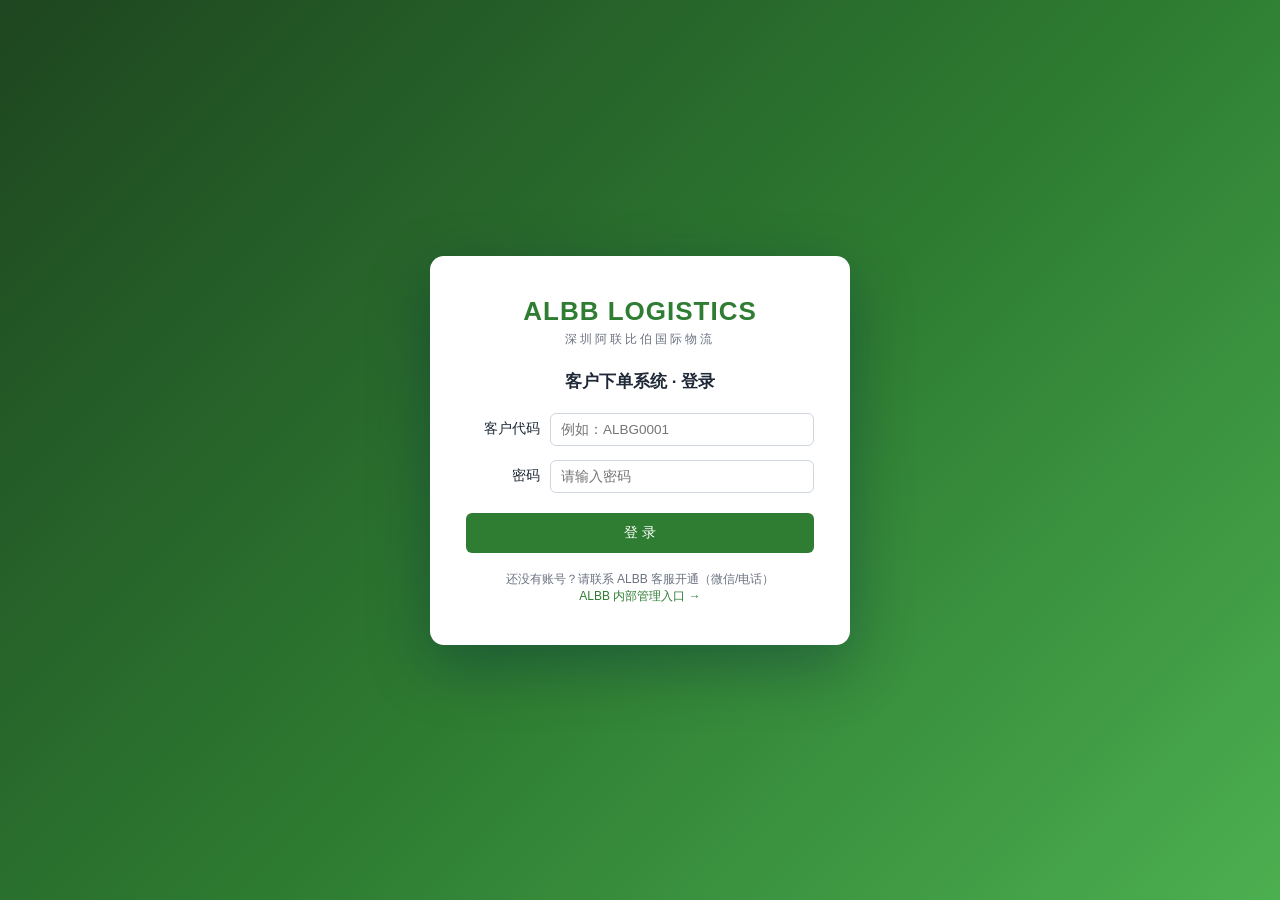
<file: order/login.html>
<!DOCTYPE html>
<html lang="zh-CN">
<head>
  <meta charset="UTF-8" />
  <meta name="viewport" content="width=device-width, initial-scale=1.0" />
  <title>登录 · ALBB 客户下单系统</title>
  <link rel="stylesheet" href="css/style.css?v=1006" />
</head>
<body>
  <div class="login-wrap">
    <div class="login-card">
      <div class="login-logo">
        <div class="brand">ALBB LOGISTICS</div>
        <div class="sub">深圳阿联比伯国际物流</div>
      </div>
      <h1>客户下单系统 · 登录</h1>
      <form id="loginForm">
        <div class="field" style="margin-bottom: 14px">
          <label style="width: 74px">客户代码</label>
          <input id="code" placeholder="例如：ALBG0001" autocomplete="username" required />
        </div>
        <div class="field" style="margin-bottom: 20px">
          <label style="width: 74px">密码</label>
          <input id="password" type="password" placeholder="请输入密码" autocomplete="current-password" required />
        </div>
        <button class="btn" type="submit" id="btnLogin" style="width: 100%; justify-content: center; padding: 11px">
          登 录
        </button>
      </form>
      <div class="login-foot">
        还没有账号？请联系 ALBB 客服开通（微信/电话）<br />
        <a href="admin.html">ALBB 内部管理入口 →</a>
      </div>
    </div>
  </div>

  <script src="js/config.js?v=1006"></script>
  <script>
    // 已登录直接进系统
    if (localStorage.getItem("albb_order_token")) location.href = "index.html";

    document.getElementById("loginForm").addEventListener("submit", async (e) => {
      e.preventDefault();
      const btn = document.getElementById("btnLogin");
      btn.disabled = true;
      btn.textContent = "登录中…";
      try {
        const resp = await fetch(window.ALBB_CONFIG.API_BASE + "/api/login", {
          method: "POST",
          headers: { "Content-Type": "application/json" },
          body: JSON.stringify({
            code: document.getElementById("code").value.trim(),
            password: document.getElementById("password").value,
          }),
        });
        const data = await resp.json();
        if (!resp.ok || !data.ok) throw new Error(data.error || "登录失败");
        localStorage.setItem("albb_order_token", data.token);
        localStorage.setItem("albb_order_user", JSON.stringify(data.user));
        location.href = "index.html";
      } catch (err) {
        alert(err.message);
        btn.disabled = false;
        btn.textContent = "登 录";
      }
    });
  </script>
</body>
</html>
</file>
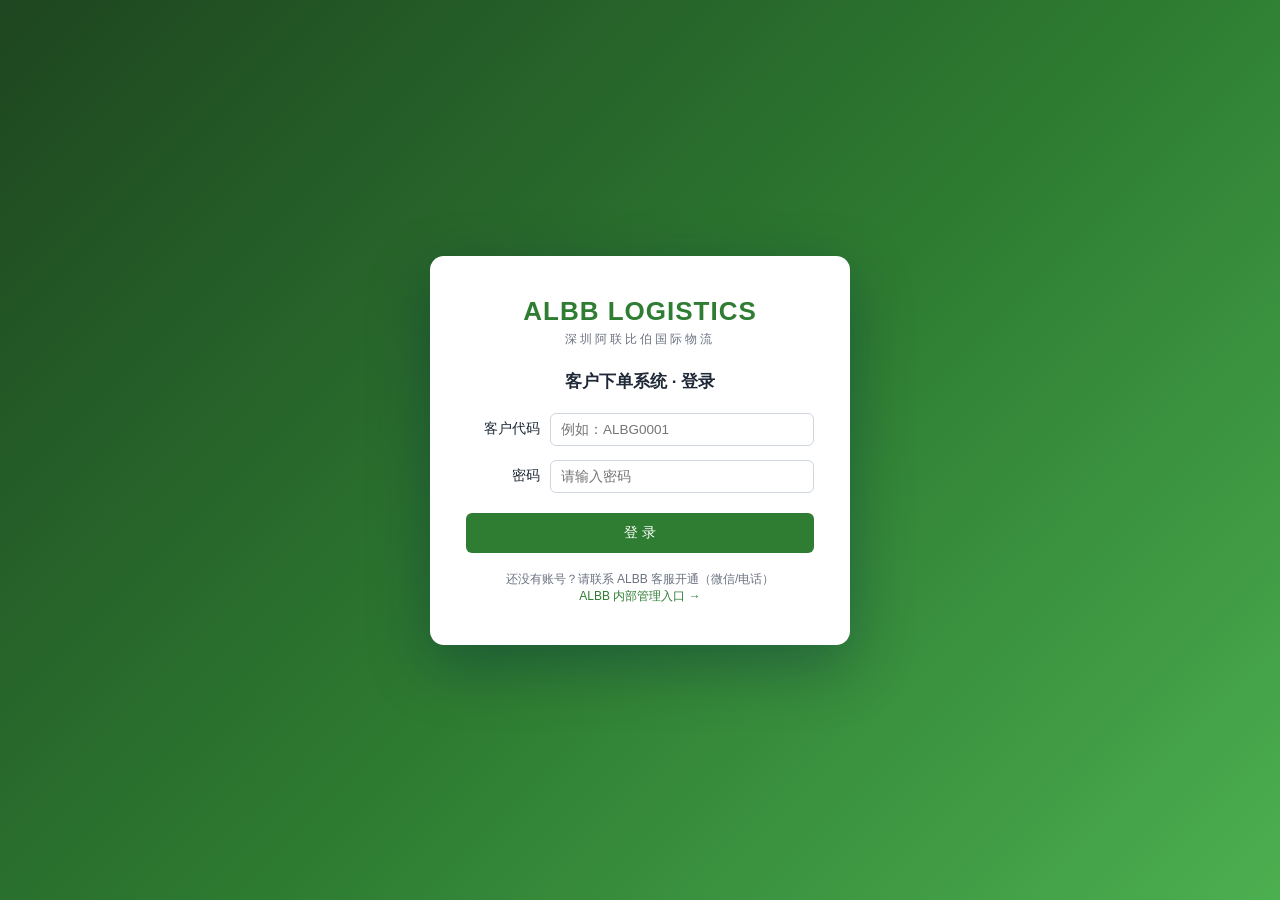
<file: order/profile.html>
<!DOCTYPE html>
<html lang="zh-CN">
<head>
  <meta charset="UTF-8" />
  <meta name="viewport" content="width=device-width, initial-scale=1.0" />
  <title>公司资料 · ALBB 客户下单系统</title>
  <link rel="stylesheet" href="css/style.css?v=1006" />
</head>
<body>
  <div class="layout">
    <aside class="sidebar" id="sidebar"></aside>
    <div class="main">
      <div class="topbar" id="topbar"></div>
      <div class="content">
        <div class="card" style="max-width: 760px">
          <h3>公司资料</h3>
          <p style="font-size: 12.5px; color: #6b7280; margin-bottom: 16px">
            以下资料由 ALBB 管理员统一维护，客户仅可查看。如需修改请联系您的 ALBB 对接人。
          </p>
          <div class="form-grid">
            <div class="field">
              <label>公司名称</label>
              <input id="company" readonly style="background:#f4f6f9" />
            </div>
            <div class="field">
              <label>公司简称</label>
              <input id="shortName" readonly style="background:#f4f6f9" />
            </div>
            <div class="field">
              <label>客户代码</label>
              <input id="code" readonly style="background:#f4f6f9" />
            </div>
            <div class="field">
              <label>联系人</label>
              <input id="contact" readonly style="background:#f4f6f9" />
            </div>
            <div class="field">
              <label>联系电话</label>
              <input id="phone" readonly style="background:#f4f6f9" />
            </div>
            <div class="field">
              <label>邮箱</label>
              <input id="email" readonly style="background:#f4f6f9" />
            </div>
            <div class="field">
              <label>微信</label>
              <input id="wechat" readonly style="background:#f4f6f9" />
            </div>
            <div class="field">
              <label>业务员</label>
              <input id="salesperson" readonly style="background:#f4f6f9" />
            </div>
            <div class="field" style="grid-column: 1 / -1">
              <label>客户地址</label>
              <input id="address" readonly style="background:#f4f6f9" />
            </div>
          </div>

          <div class="field" style="margin-top: 16px">
            <label>证件</label>
            <div style="flex: 1">
              <div class="hint" id="idFileHint">未上传</div>
            </div>
          </div>
        </div>
      </div>
    </div>
  </div>

  <script src="js/config.js?v=1006"></script>
  <script src="js/common.js?v=1006"></script>
  <script>
    requireLogin();
    renderShell("profile", "公司资料");

    let idFileKey = "", idFileName = "";
    let existingIdFile = "";

    // 载入资料（只读展示）
    (async () => {
      try {
        const { profile: p } = await api("/api/profile");
        document.getElementById("company").value = p.company || "";
        document.getElementById("shortName").value = p.shortName || "";
        document.getElementById("code").value = p.code || "";
        document.getElementById("contact").value = p.contact || "";
        document.getElementById("phone").value = p.phone || "";
        document.getElementById("email").value = p.email || "";
        document.getElementById("wechat").value = p.wechat || "";
        document.getElementById("salesperson").value = p.salesperson || "";
        document.getElementById("address").value = p.address || "";
        idFileKey = p.idFileKey || "";
        idFileName = p.idFileName || "";
        if (idFileKey) {
          existingIdFile = idFileKey;
          document.getElementById("idFileHint").innerHTML =
            `已上传：<a style="color:#2e7d32" href="${fileUrl(idFileKey)}" target="_blank">查看 ${esc(idFileName)}</a>`;
        }
      } catch (e) {
        toast(e.message, "err");
      }
    })();
  </script>
</body>
</html>
</file>
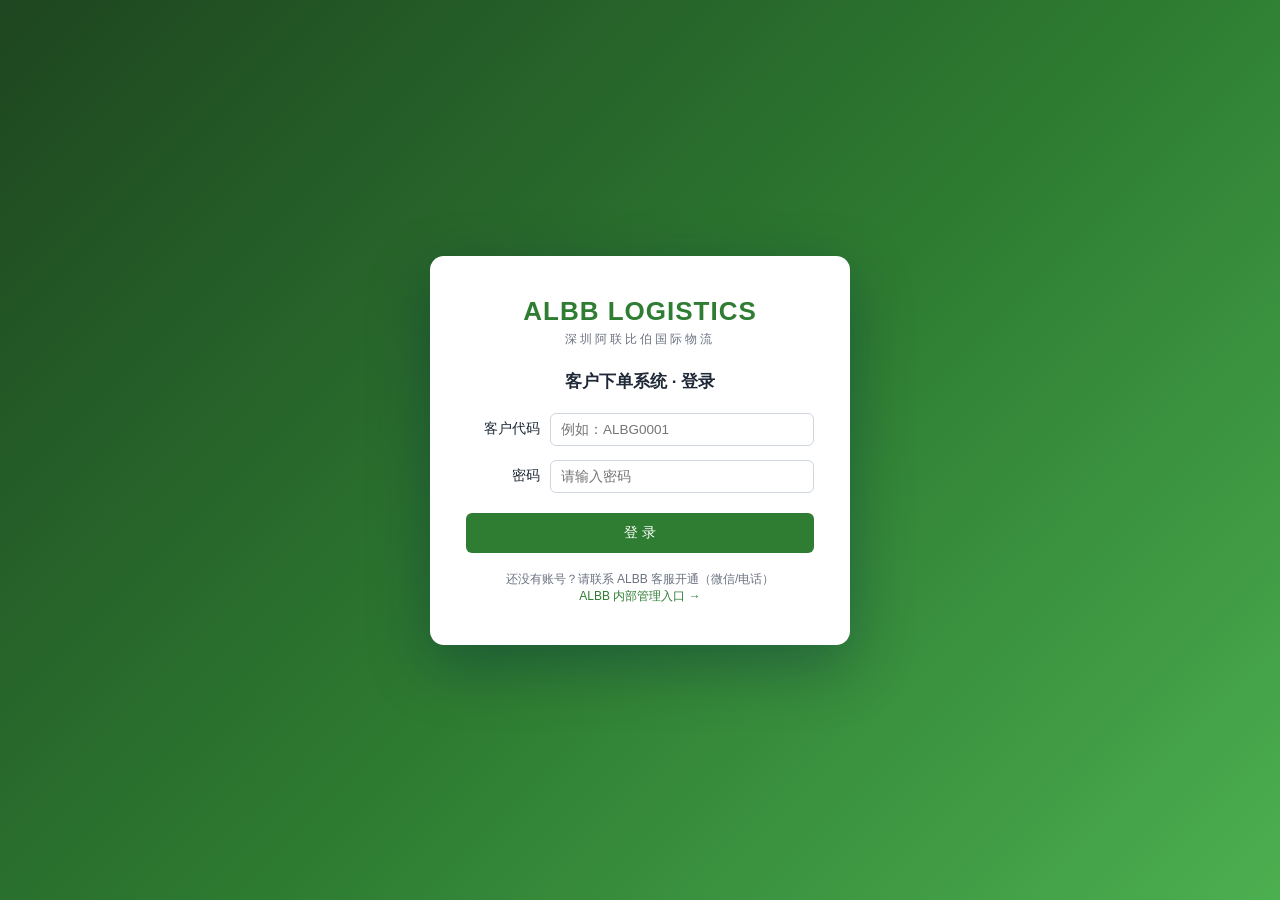
<file: order/tracking.html>
<!DOCTYPE html>
<html lang="zh-CN">
<head>
  <meta charset="UTF-8" />
  <meta name="viewport" content="width=device-width, initial-scale=1.0" />
  <title>货件物流查询 · ALBB 客户下单系统</title>
  <link rel="stylesheet" href="css/style.css?v=1006" />
</head>
<body>
  <div class="layout">
    <aside class="sidebar" id="sidebar"></aside>
    <div class="main">
      <div class="topbar" id="topbar"></div>
      <div class="content">
        <div class="card">
          <h3>运踪查询</h3>
          <div class="filters" style="margin-bottom: 0">
            <input id="trackNo" placeholder="输入您自己订单的物流单号" style="flex: 1; min-width: 240px" />
            <button class="btn" id="btnTrack">🔍 搜索</button>
            <button class="btn ghost" id="btnReset">重置</button>
          </div>
          <div class="hint" style="margin-top: 8px">
            仅支持查询您自己订单的运踪；单号可在下方「我的在途订单」中查看。
          </div>
        </div>

        <div class="card" id="result" style="display: none"></div>

        <div class="card">
          <h3>我的在途订单</h3>
          <div class="table-wrap">
            <table class="grid">
              <thead>
                <tr><th>订单号</th><th>唛头 / 入仓号</th><th>频道</th><th>最新动态</th><th>物流单号</th><th>操作</th></tr>
              </thead>
              <tbody id="ordersBody"></tbody>
            </table>
          </div>
        </div>
      </div>
    </div>
  </div>

  <script src="js/config.js?v=1006"></script>
  <script src="js/common.js?v=1006"></script>
  <script>
    renderShell("tracking", "货件物流查询");

    const resultBox = document.getElementById("result");

    // ---- 权限锁死：只能查询自己订单的单号 ----
    let allowedNos = null; // Set：自己所有订单的 物流单号/订单号/唛头号
    async function getAllowedNos() {
      if (allowedNos) return allowedNos;
      const set = new Set();
      try {
        const data = await api("/api/orders");
        for (const o of data.orders || []) {
          for (const k of [o.trackingNo, o.orderNo, o.asn, o.markingNo]) {
            if (k) set.add(String(k).trim().toUpperCase());
          }
        }
      } catch (e) {
        /* 加载失败时放行为空集合，下方仍会拦截 */
      }
      allowedNos = set;
      return set;
    }

    async function doTrack(no) {
      no = (no || document.getElementById("trackNo").value).trim();
      if (!no) return toast("请输入单号", "err");
      const allowed = await getAllowedNos();
      if (!allowed.has(no.toUpperCase())) {
        resultBox.style.display = "block";
        resultBox.innerHTML =
          '<div class="empty-tip">⚠️ 只能查询您自己订单的运踪。请输入您订单列表中的物流单号，或在下方「我的在途订单」中点击「查运踪」。</div>';
        return;
      }
      resultBox.style.display = "block";
      resultBox.innerHTML = '<div style="text-align:center;color:#6b7280;padding:24px">查询中…</div>';
      try {
        const resp = await fetch(`${CFG.TRACK_API}/?source=auto&trackingNo=${encodeURIComponent(no)}`);
        const data = await resp.json();
        const tracks = data.tracks || [];
        resultBox.innerHTML = `
          <h3>查询结果 · ${esc(data.trackingNo || no)}</h3>
          ${data.currentActivity ? `<p style="margin:8px 0 4px;font-weight:600;color:#2e7d32">${esc(data.currentActivity)}</p>` : ""}
          ${
            tracks.length
              ? `<ul class="timeline" style="margin-top:12px">${tracks
                  .map(
                    (t) =>
                      `<li><div class="t-time">${esc(t.time || "")}</div><div class="t-status">${esc(t.status || "")}${
                        t.statusEn && t.statusEn !== t.status ? ` <span style="color:#9ca3af;font-size:12px">${esc(t.statusEn)}</span>` : ""
                      }</div></li>`
                  )
                  .join("")}</ul>`
              : '<div class="empty-tip">未查询到轨迹，请确认单号是否正确（刚发货的单号可能需要 1-2 天上网）</div>'
          }`;
      } catch (e) {
        resultBox.innerHTML = `<div class="empty-tip">查询失败：${esc(e.message)}。请稍后重试或联系 ALBB 客服。</div>`;
      }
    }

    document.getElementById("btnTrack").addEventListener("click", () => doTrack());
    document.getElementById("btnReset").addEventListener("click", () => {
      document.getElementById("trackNo").value = "";
      resultBox.style.display = "none";
    });
    document.getElementById("trackNo").addEventListener("keydown", (e) => {
      if (e.key === "Enter") doTrack();
    });

    // 我的在途订单（未签收的排前面）
    (async () => {
      try {
        const data = await api("/api/orders");
        const orders = (data.orders || [])
          .filter((o) => !["派送完成", "客户已接收", "签收"].includes(o.status))
          .slice(0, 50);
        document.getElementById("ordersBody").innerHTML = orders.length
          ? orders
              .map(
                (o) => `<tr>
                  <td><b style="color:#2e7d32">${esc(o.orderNo || o.asn || "-")}</b></td>
                  <td>${esc(o.markingNo || "-")}</td>
                  <td>${esc(channelName(o.channel))}</td>
                  <td><span class="status-pill s-${esc(o.status)}">${esc(o.status)}</span></td>
                  <td>${esc(o.trackingNo || "待录入")}</td>
                  <td>${
                    o.trackingNo
                      ? `<a href="javascript:void(0)" style="color:#e09612" onclick="doTrack('${esc(o.trackingNo)}');window.scrollTo(0,0)">🔍 查运踪</a>`
                      : "-"
                  }</td>
                </tr>`
              )
              .join("")
          : '<tr><td colspan="6" style="text-align:center;color:#6b7280;padding:24px">暂无在途订单</td></tr>';
      } catch (e) {
        /* 静默：列表加载失败不阻塞查询 */
      }
    })();

    // URL 带单号直接查询：tracking.html?no=XXX
    const q = new URLSearchParams(location.search).get("no");
    if (q) {
      document.getElementById("trackNo").value = q;
      doTrack(q);
    }
  </script>
</body>
</html>
</file>
<file: order/css/style.css>
/* ============================================================
   ALBB 客户下单系统 · 全站样式
   色系与公司官网 www.alibaba-log.com 保持一致（绿色系 + 暖橙点缀）
   ============================================================ */

:root {
  --albb-blue: #2e7d32;        /* 主色：官网深绿 */
  --albb-blue-dark: #1e4620;   /* 深绿（标题/按钮 hover） */
  --albb-blue-light: #e8f5e9;  /* 浅绿底 */
  --albb-green: #4caf50;       /* 官网亮绿 */
  --albb-orange: #ffb347;      /* 官网暖橙（强调/按钮） */
  --bg: #f4f7f4;
  --card: #ffffff;
  --border: #e1e8e1;
  --text: #1f2937;
  --text-sub: #6b7280;
  --green: #16a34a;
  --red: #dc2626;
  --radius: 10px;
}

* { box-sizing: border-box; margin: 0; padding: 0; }

body {
  font-family: "Segoe UI", "Microsoft YaHei", "PingFang SC", sans-serif;
  background: var(--bg);
  color: var(--text);
  font-size: 14px;
}

/* ---------- 登录页 ---------- */
.login-wrap {
  min-height: 100vh;
  display: flex;
  align-items: center;
  justify-content: center;
  background: linear-gradient(135deg, #1e4620 0%, #2e7d32 55%, #4caf50 100%);
  padding: 20px;
}
.login-card {
  background: #fff;
  width: 420px;
  max-width: 100%;
  border-radius: 14px;
  padding: 40px 36px;
  box-shadow: 0 20px 60px rgba(0, 30, 60, 0.35);
}
.login-logo { text-align: center; margin-bottom: 8px; }
.login-logo .brand {
  font-size: 26px;
  font-weight: 800;
  color: var(--albb-blue);
  letter-spacing: 1px;
}
.login-logo .sub {
  font-size: 12px;
  color: var(--text-sub);
  margin-top: 4px;
  letter-spacing: 3px;
}
.login-card h1 {
  font-size: 17px;
  text-align: center;
  margin: 22px 0 20px;
  color: var(--text);
}
.login-foot {
  margin-top: 18px;
  text-align: center;
  font-size: 12px;
  color: var(--text-sub);
}
.login-foot a { color: var(--albb-blue); text-decoration: none; }

/* ---------- 布局：侧边栏 ---------- */
.layout { display: flex; min-height: 100vh; }
.sidebar {
  width: 210px;
  background: #fff;
  border-right: 1px solid var(--border);
  flex-shrink: 0;
  display: flex;
  flex-direction: column;
}
.sidebar .side-logo {
  padding: 18px 16px;
  border-bottom: 1px solid var(--border);
}
.sidebar .side-logo .brand {
  color: var(--albb-blue);
  font-weight: 800;
  font-size: 17px;
}
.sidebar .side-logo .sub { font-size: 10px; color: var(--text-sub); letter-spacing: 2px; }
.side-group {
  padding: 12px 16px 4px;
  font-size: 12px;
  color: var(--text-sub);
  display: flex;
  align-items: center;
  gap: 6px;
}
.side-group.bar {
  background: var(--albb-blue);
  color: #fff;
  padding: 10px 16px;
  font-size: 13px;
}
.side-link {
  display: flex;
  align-items: center;
  gap: 9px;
  padding: 10px 16px 10px 22px;
  color: var(--text);
  text-decoration: none;
  font-size: 13.5px;
  border-left: 3px solid transparent;
}
.side-link:hover { background: var(--albb-blue-light); }
.side-link.active {
  color: var(--albb-orange);
  border-left-color: var(--albb-orange);
  background: #fffaf0;
  font-weight: 600;
}
.side-link .ico { width: 16px; text-align: center; }
.sidebar .side-bottom { margin-top: auto; padding: 14px 16px; font-size: 11px; color: var(--text-sub); }

.main { flex: 1; display: flex; flex-direction: column; min-width: 0; }
.topbar {
  height: 52px;
  background: #fff;
  border-bottom: 1px solid var(--border);
  display: flex;
  align-items: center;
  justify-content: space-between;
  padding: 0 22px;
}
.topbar .page-title { font-size: 15px; font-weight: 700; }
.topbar .user-box { display: flex; align-items: center; gap: 12px; font-size: 13px; color: var(--text-sub); }
.topbar .user-box b { color: var(--albb-blue); }
.content { padding: 20px 22px; flex: 1; }

/* ---------- 通用组件 ---------- */
.card {
  background: var(--card);
  border: 1px solid var(--border);
  border-radius: var(--radius);
  padding: 18px 20px;
  margin-bottom: 16px;
}
.card h3 {
  font-size: 14.5px;
  margin-bottom: 14px;
  padding-left: 9px;
  border-left: 4px solid var(--albb-blue);
  line-height: 1.2;
}
.btn {
  display: inline-flex;
  align-items: center;
  gap: 6px;
  border: none;
  border-radius: 6px;
  padding: 9px 20px;
  font-size: 13.5px;
  cursor: pointer;
  background: var(--albb-blue);
  color: #fff;
  transition: background 0.15s;
}
.btn:hover { background: var(--albb-blue-dark); }
.btn.orange { background: var(--albb-orange); }
.btn.orange:hover { background: #e09612; }
.btn.ghost {
  background: #fff;
  color: var(--albb-blue);
  border: 1px solid var(--albb-blue);
}
.btn.ghost:hover { background: var(--albb-blue-light); }
.btn.sm { padding: 5px 12px; font-size: 12.5px; }
.btn.danger { background: var(--red); }
.btn:disabled { opacity: 0.5; cursor: not-allowed; }

.form-grid {
  display: grid;
  grid-template-columns: 1fr 1fr;
  gap: 14px 40px;
}
.field { display: flex; align-items: center; gap: 10px; }
.field label {
  width: 88px;
  text-align: right;
  color: var(--text);
  flex-shrink: 0;
  font-size: 13.5px;
}
.field label.req::before { content: "* "; color: var(--red); }
.field input, .field select, .field textarea {
  flex: 1;
  border: 1px solid #cfd6e0;
  border-radius: 6px;
  padding: 8px 10px;
  font-size: 13.5px;
  font-family: inherit;
  outline: none;
  min-width: 0;
}
.field input:focus, .field select:focus, .field textarea:focus {
  border-color: var(--albb-blue);
  box-shadow: 0 0 0 2px rgba(0, 91, 172, 0.12);
}
.field input[readonly] { background: #f3f4f6; color: var(--text-sub); }
.hint { font-size: 12px; color: var(--albb-blue); margin-top: 4px; }
.warn-text { color: var(--red); font-size: 12px; }

/* ---------- 表格 ---------- */
.table-wrap { overflow-x: auto; }
table.grid {
  width: 100%;
  border-collapse: collapse;
  font-size: 13px;
  background: #fff;
}
table.grid th, table.grid td {
  border-bottom: 1px solid var(--border);
  padding: 9px 10px;
  text-align: left;
  white-space: nowrap;
}
table.grid th {
  background: #f8fafc;
  color: var(--text-sub);
  font-weight: 600;
  font-size: 12.5px;
}
table.grid tr:hover td { background: #f6f9fd; }
.badge {
  display: inline-block;
  background: var(--albb-blue);
  color: #fff;
  border-radius: 4px;
  padding: 2px 8px;
  font-size: 12px;
  font-weight: 600;
}
.badge.gray { background: #9ca3af; }
.badge.green { background: var(--green); }
.badge.orange { background: var(--albb-orange); }
.status-pill {
  display: inline-block;
  padding: 2px 10px;
  border-radius: 20px;
  font-size: 12px;
  background: #eef2f7;
  color: var(--text-sub);
}
.status-pill.s-待入仓 { background: #fef3c7; color: #92400e; }
.status-pill.s-已入库 { background: #dbeafe; color: #1e40af; }
.status-pill.s-已出仓 { background: #e0e7ff; color: #4338ca; }
.status-pill.s-派送中 { background: #cffafe; color: #0e7490; }
.status-pill.s-派送完成, .status-pill.s-客户已接收 { background: #dcfce7; color: #166534; }

/* ---------- 标签页 ---------- */
.tabs { display: flex; gap: 8px; flex-wrap: wrap; margin-bottom: 14px; }
.tab {
  padding: 6px 16px;
  border-radius: 6px;
  border: 1px solid var(--border);
  background: #fff;
  font-size: 13px;
  cursor: pointer;
  color: var(--text);
  text-decoration: none;
}
.tab.active { background: var(--albb-blue); border-color: var(--albb-blue); color: #fff; font-weight: 600; }

/* ---------- 筛选条 ---------- */
.filters { display: flex; gap: 10px; flex-wrap: wrap; align-items: center; margin-bottom: 14px; }
.filters input, .filters select {
  border: 1px solid #cfd6e0;
  border-radius: 6px;
  padding: 7px 10px;
  font-size: 13px;
  outline: none;
}
.filters input:focus, .filters select:focus { border-color: var(--albb-blue); }

/* ---------- 弹窗 ---------- */
.modal-mask {
  position: fixed;
  inset: 0;
  background: rgba(15, 23, 42, 0.45);
  display: flex;
  align-items: center;
  justify-content: center;
  z-index: 100;
  padding: 20px;
}
.modal {
  background: #fff;
  border-radius: 12px;
  width: 680px;
  max-width: 100%;
  max-height: 90vh;
  overflow-y: auto;
  padding: 22px 24px;
}
.modal h3 { margin-bottom: 16px; font-size: 16px; }
.modal .form-grid { grid-template-columns: 1fr 1fr; }
.modal-foot { display: flex; justify-content: flex-end; gap: 10px; margin-top: 18px; }

/* ---------- 提示 ---------- */
.toast {
  position: fixed;
  top: 18px;
  left: 50%;
  transform: translateX(-50%);
  background: #1f2937;
  color: #fff;
  padding: 10px 22px;
  border-radius: 8px;
  font-size: 13.5px;
  z-index: 200;
  box-shadow: 0 8px 24px rgba(0, 0, 0, 0.25);
}
.toast.ok { background: var(--green); }
.toast.err { background: var(--red); }
.empty-tip { text-align: center; color: var(--text-sub); padding: 40px 0; font-size: 13px; }

/* ---------- 轨迹时间线 ---------- */
.timeline { list-style: none; }
.timeline li {
  position: relative;
  padding: 0 0 16px 22px;
  border-left: 2px solid var(--border);
  margin-left: 6px;
}
.timeline li:last-child { border-left-color: transparent; }
.timeline li::before {
  content: "";
  position: absolute;
  left: -6px;
  top: 3px;
  width: 10px;
  height: 10px;
  border-radius: 50%;
  background: var(--albb-blue);
}
.timeline .t-time { font-size: 12px; color: var(--text-sub); }
.timeline .t-status { font-size: 13.5px; margin-top: 2px; }

@media (max-width: 760px) {
  .layout { flex-direction: column; }
  .sidebar { width: 100%; flex-direction: row; flex-wrap: wrap; }
  .side-group, .side-link { padding: 8px 10px; }
  .form-grid { grid-template-columns: 1fr; }
  .field label { width: 74px; }
}

/* ---------- 顶栏用户下拉菜单（个人资料/修改密码/绑定微信/退出） ---------- */
.user-menu {
  position: absolute;
  right: 0;
  top: calc(100% + 6px);
  background: #fff;
  border: 1px solid var(--border);
  border-radius: 8px;
  box-shadow: 0 8px 24px rgba(0, 0, 0, 0.12);
  min-width: 200px;
  z-index: 60;
  overflow: hidden;
  padding: 4px 0;
}
.user-menu a,
.user-menu button {
  display: block;
  width: 100%;
  text-align: left;
  padding: 11px 16px;
  font-size: 13.5px;
  font-family: inherit;
  color: var(--text);
  background: none;
  border: none;
  cursor: pointer;
  text-decoration: none;
}
.user-menu a:hover,
.user-menu button:hover {
  background: var(--albb-blue-light);
}
.user-menu button.danger {
  color: #dc2626;
}

/* ---------- 运踪自动同步产生的新状态 ---------- */
.status-pill.s-已发出 { background: #e0e7ff; color: #4338ca; }
.status-pill.s-运输中 { background: #dbeafe; color: #1e40af; }
.status-pill.s-已到港 { background: #ede9fe; color: #6d28d9; }
.status-pill.s-清关中 { background: #fef9c3; color: #a16207; }
.status-pill.s-签收 { background: #dcfce7; color: #166534; }
</file>
